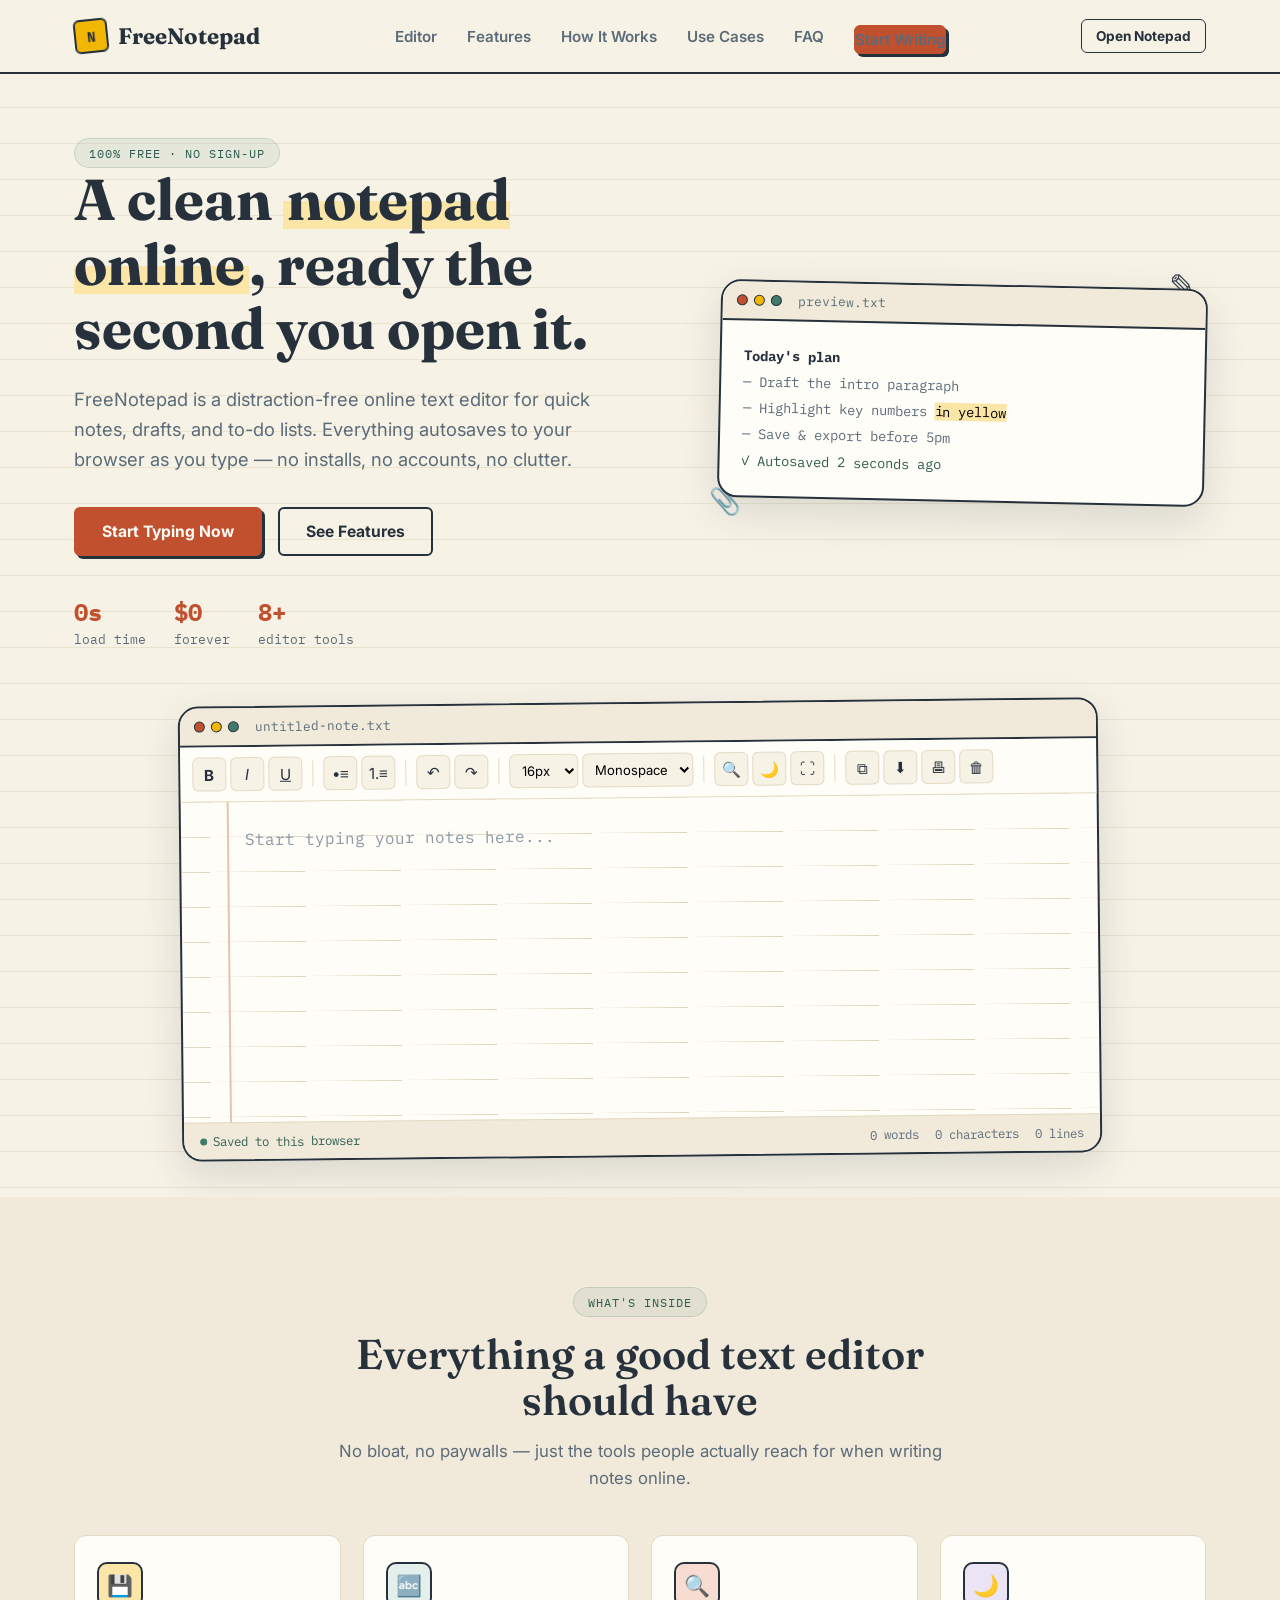
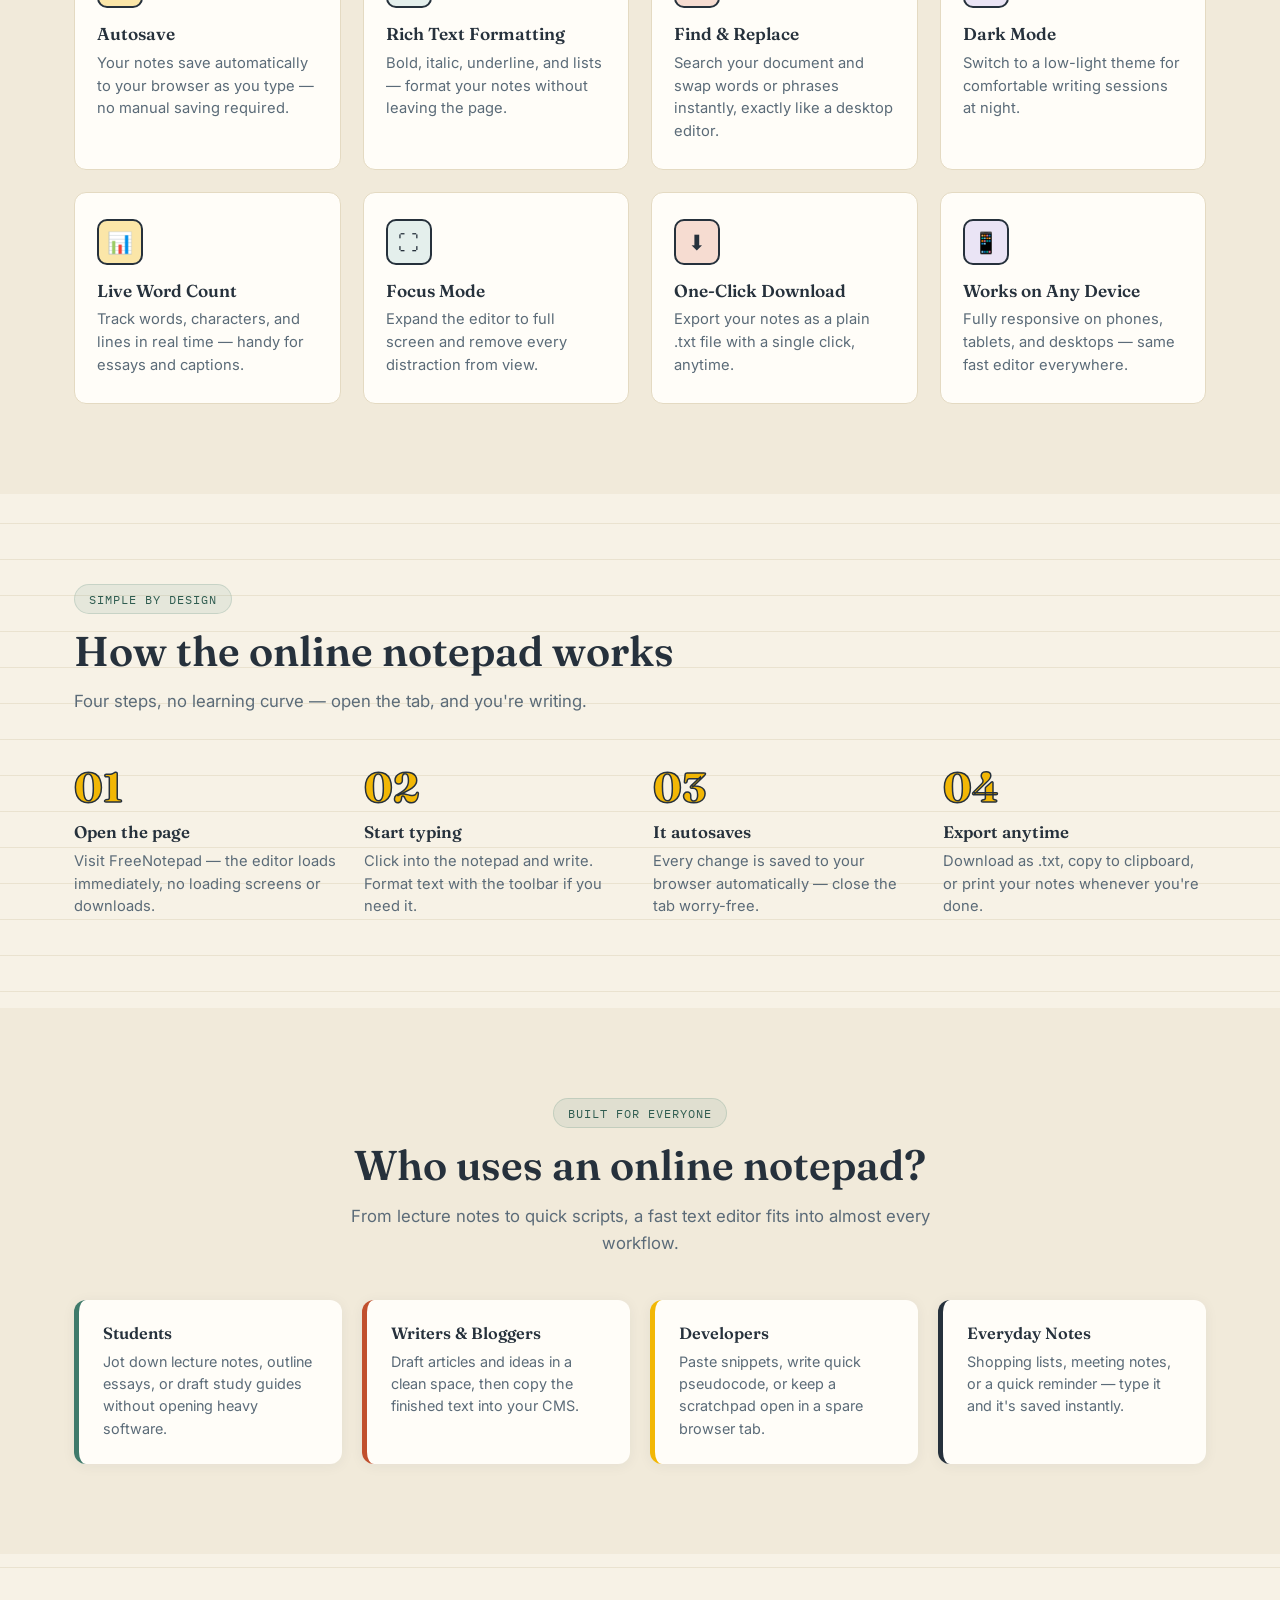
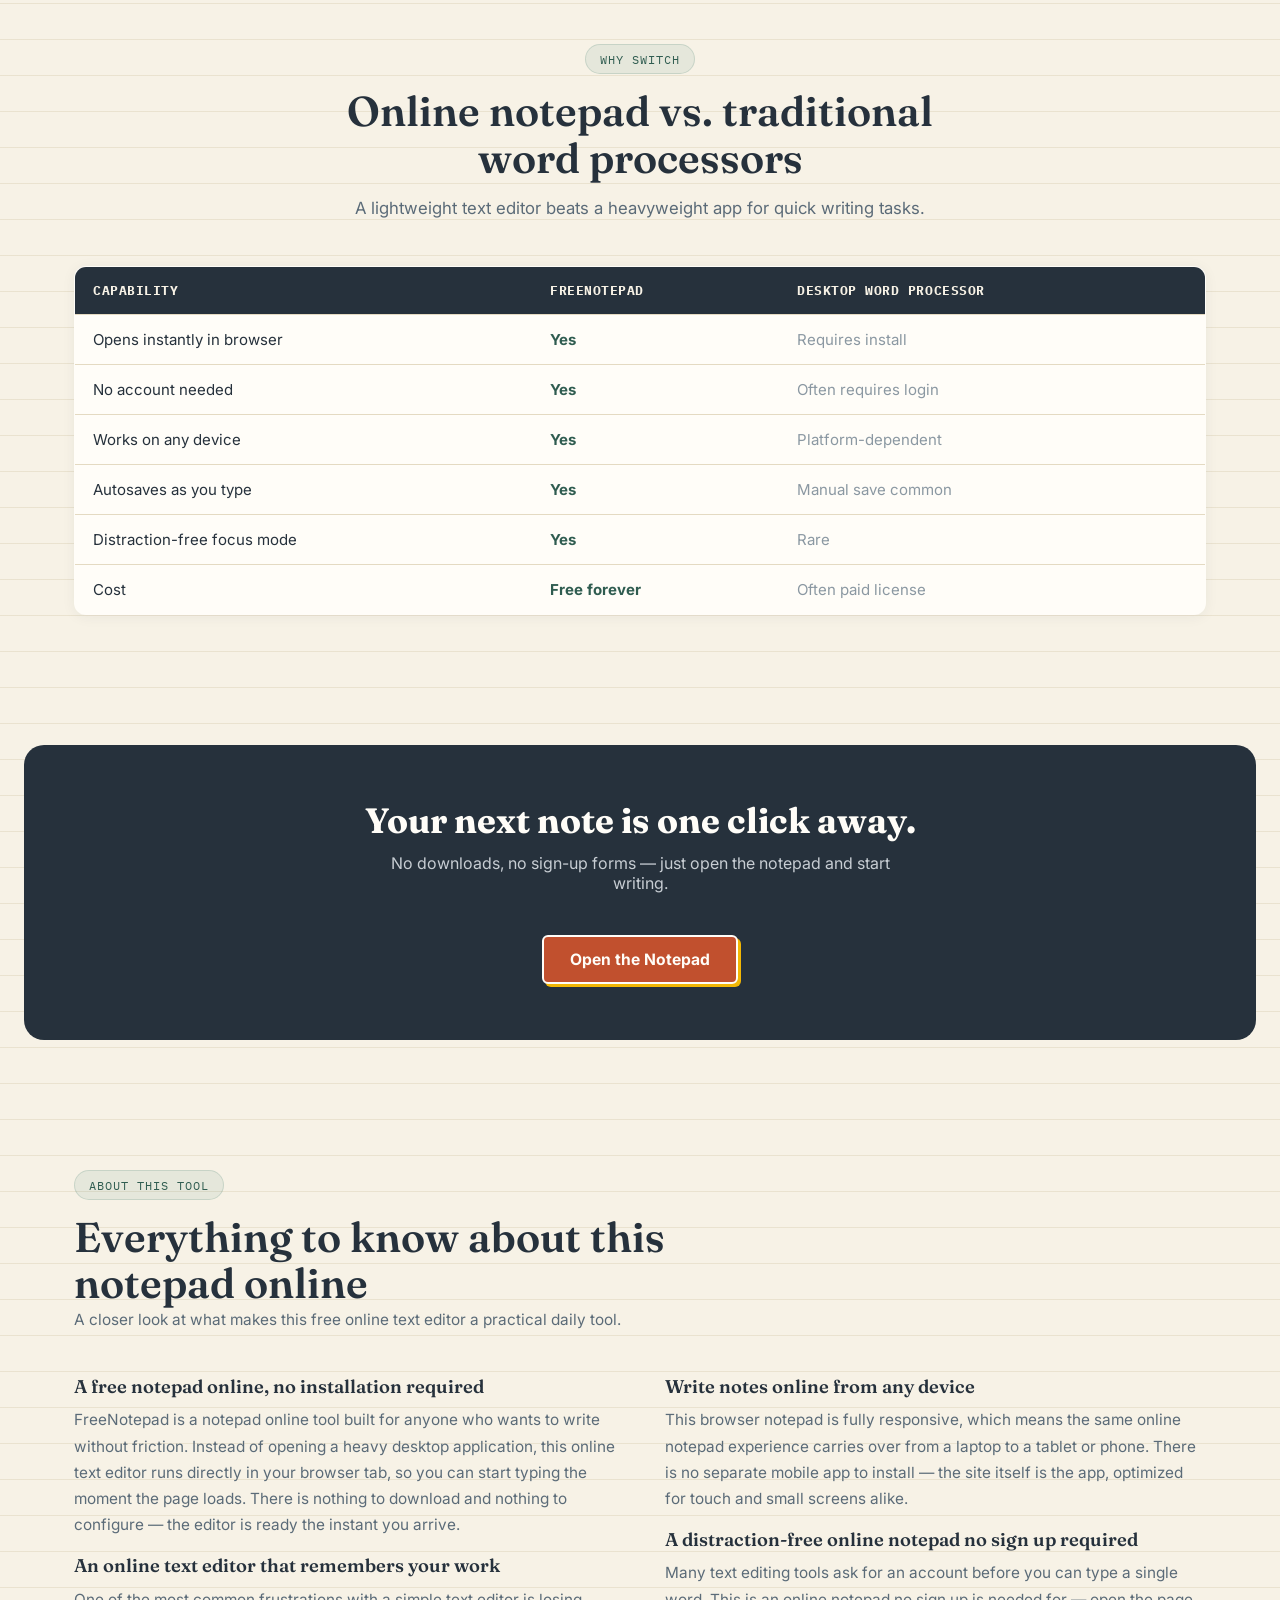
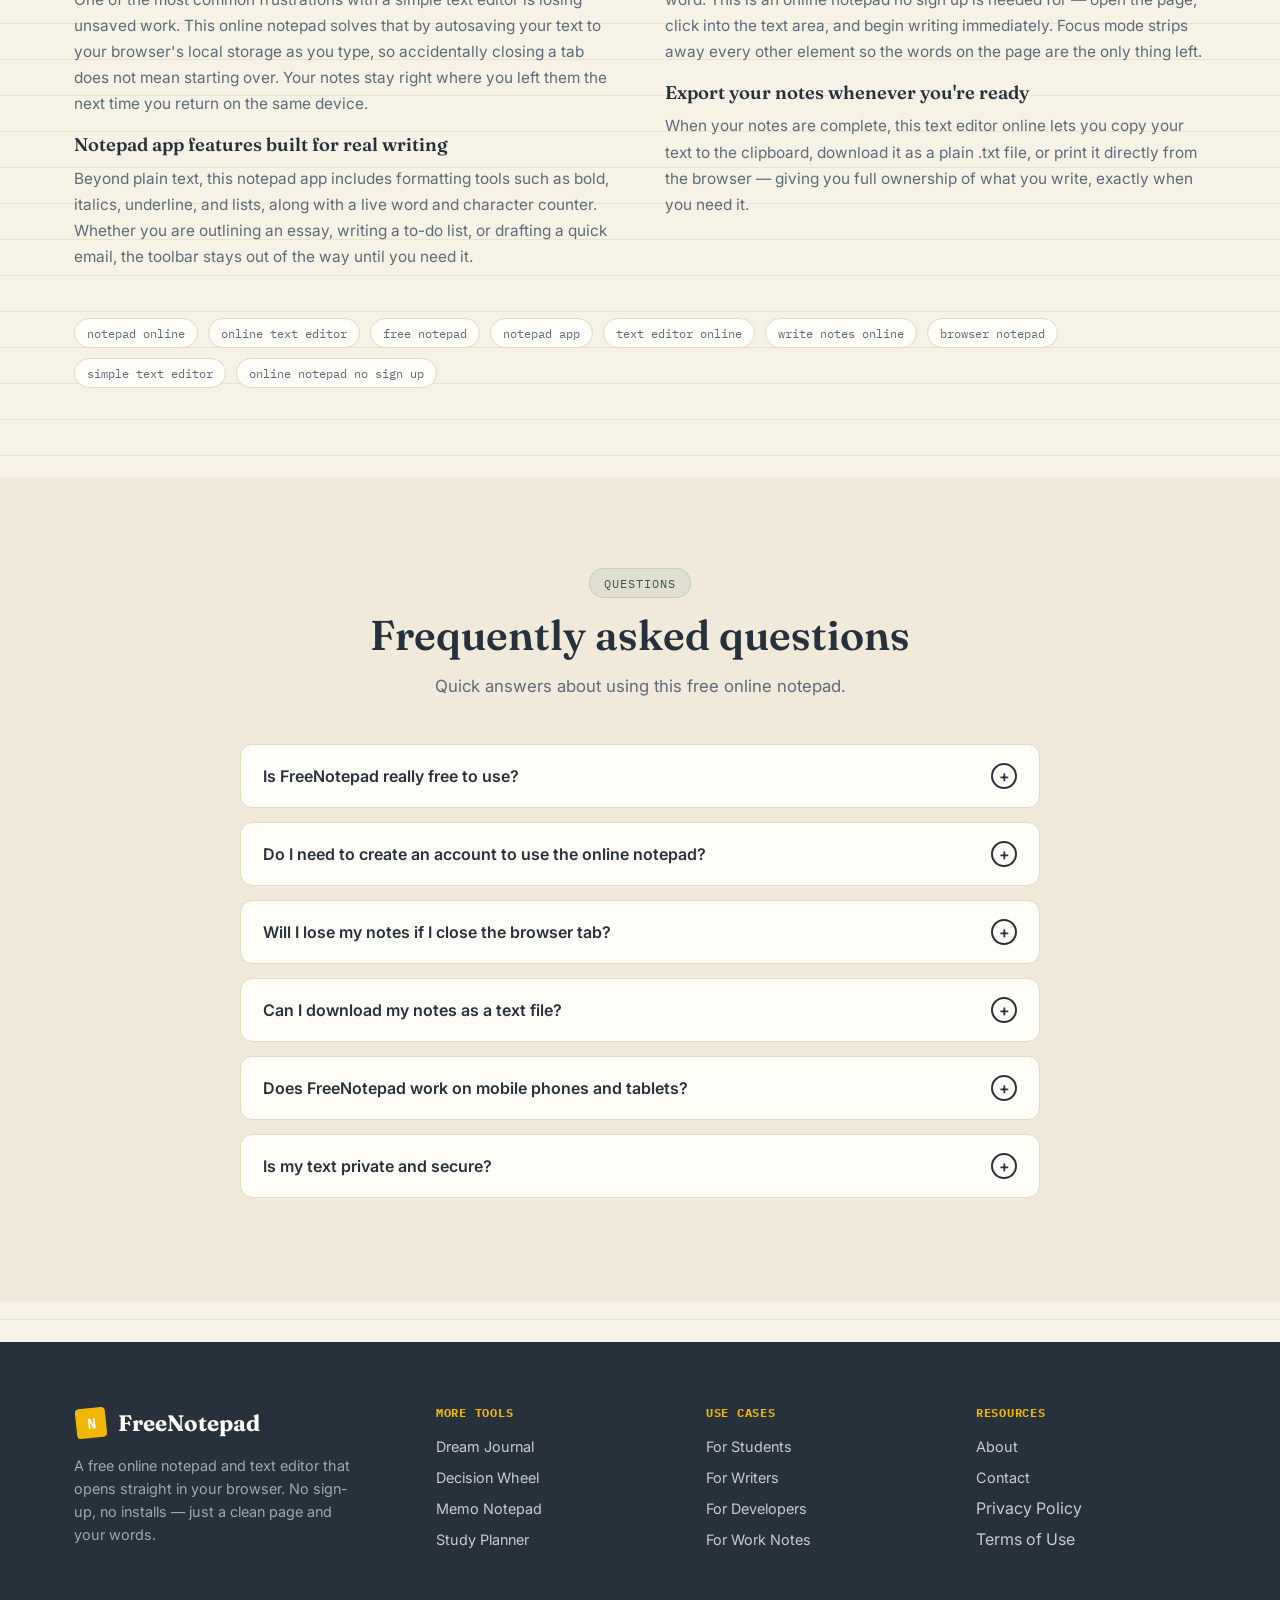
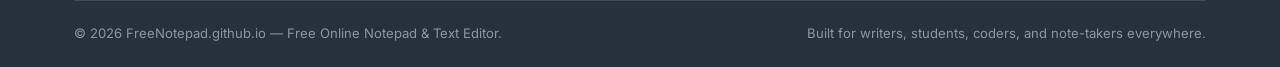
<file: index.html>
<!DOCTYPE html>
<html lang="en">
<head>
<meta charset="UTF-8">
<meta name="viewport" content="width=device-width, initial-scale=1.0">
<title>Free Notepad — Online Notepad & Text Editor | No Sign-Up</title>
<meta name="description" content="FreeNotepad is a free online notepad and text editor. Write, edit, and save notes instantly in your browser — with autosave, word count, dark mode, and one-click download. No installs, no sign-up.">
<meta name="keywords" content="notepad online, online text editor, free notepad, notepad app, online notepad no sign up, text editor online, write notes online, browser notepad, simple text editor">
<link rel="canonical" href="https://freenotepad.github.io/">

<!-- Open Graph -->
<meta property="og:type" content="website">
<meta property="og:title" content="FreeNotepad — Free Online Notepad & Text Editor">
<meta property="og:description" content="Write and save notes instantly with a free, distraction-free online notepad. Autosave, dark mode, word count, and instant download — right in your browser.">
<meta property="og:url" content="https://freenotepad.github.io/">
<meta property="og:site_name" content="FreeNotepad">

<!-- Twitter -->
<meta name="twitter:card" content="summary_large_image">
<meta name="twitter:title" content="FreeNotepad — Free Online Notepad & Text Editor">
<meta name="twitter:description" content="A free, fast, distraction-free notepad that runs entirely in your browser. Autosave, word count, dark mode & instant download.">

<meta name="robots" content="index, follow">
<meta name="theme-color" content="#F7F2E6">

<link rel="stylesheet" href="css/styles.css">


<!-- Schema: WebApplication -->
<script type="application/ld+json">
{
  "@context": "https://schema.org",
  "@type": "WebApplication",
  "name": "FreeNotepad",
  "url": "https://freenotepad.github.io/",
  "applicationCategory": "Text Editor",
  "operatingSystem": "Any (Web Browser)",
  "description": "A free online notepad and text editor with autosave, word count, dark mode, find & replace, and instant download. No installation or sign-up required.",
  "offers": {
    "@type": "Offer",
    "price": "0",
    "priceCurrency": "USD"
  },
  "featureList": [
    "Autosave to browser storage",
    "Word, character, and line count",
    "Bold, italic, and underline formatting",
    "Find and replace",
    "Dark mode",
    "Focus/distraction-free mode",
    "Download as .txt file",
    "Print notes directly"
  ]
}
</script>

<!-- Schema: BreadcrumbList -->
<script type="application/ld+json">
{
  "@context": "https://schema.org",
  "@type": "BreadcrumbList",
  "itemListElement": [
    {
      "@type": "ListItem",
      "position": 1,
      "name": "Home",
      "item": "https://freenotepad.github.io/"
    },
    {
      "@type": "ListItem",
      "position": 2,
      "name": "Online Notepad Editor",
      "item": "https://freenotepad.github.io/#editor-top"
    }
  ]
}
</script>

<!-- Schema: FAQPage -->
<script type="application/ld+json">
{
  "@context": "https://schema.org",
  "@type": "FAQPage",
  "mainEntity": [
    {
      "@type": "Question",
      "name": "Is FreeNotepad really free to use?",
      "acceptedAnswer": {
        "@type": "Answer",
        "text": "Yes. FreeNotepad is completely free with no sign-up, no subscription, and no hidden limits. Open the page and start typing."
      }
    },
    {
      "@type": "Question",
      "name": "Do I need to create an account to use the online notepad?",
      "acceptedAnswer": {
        "@type": "Answer",
        "text": "No account is needed. FreeNotepad works instantly in your browser, and your text is autosaved locally on your own device."
      }
    },
    {
      "@type": "Question",
      "name": "Will I lose my notes if I close the browser tab?",
      "acceptedAnswer": {
        "@type": "Answer",
        "text": "No. FreeNotepad automatically saves your text to your browser's local storage as you type, so your notes are still there the next time you open the page on the same device and browser."
      }
    },
    {
      "@type": "Question",
      "name": "Can I download my notes as a text file?",
      "acceptedAnswer": {
        "@type": "Answer",
        "text": "Yes. Click the download button in the toolbar to save your notes as a .txt file to your device at any time."
      }
    },
    {
      "@type": "Question",
      "name": "Does FreeNotepad work on mobile phones and tablets?",
      "acceptedAnswer": {
        "@type": "Answer",
        "text": "Yes. The online notepad is fully responsive and works smoothly on phones, tablets, laptops, and desktops without any app installation."
      }
    },
    {
      "@type": "Question",
      "name": "Is my text private and secure?",
      "acceptedAnswer": {
        "@type": "Answer",
        "text": "Your notes are stored locally in your browser's storage on your own device and are not uploaded to a server, keeping your writing private to you."
      }
    }
  ]
}
</script>
</head>
<body>

<script src="js/header.js"></script>

<main>

  <!-- =========================================================
       HERO + LIVE EDITOR
  ========================================================== -->
  <section class="hero" id="editor-top">
    <div class="container">
      <div class="hero-top">
        <div class="hero-copy reveal in">
          <span class="eyebrow">100% Free · No Sign-Up</span>
          <h1>A clean <span class="hl">notepad online</span>, ready the second you open it.</h1>
          <p class="lead">FreeNotepad is a distraction-free online text editor for quick notes, drafts, and to-do lists. Everything autosaves to your browser as you type — no installs, no accounts, no clutter.</p>
          <div class="hero-actions">
            <a href="#editor-top-app" class="btn btn-primary">Start Typing Now</a>
            <a href="#features" class="btn btn-ghost">See Features</a>
          </div>
          <div class="hero-stats">
            <div><strong>0s</strong><span>load time</span></div>
            <div><strong>$0</strong><span>forever</span></div>
            <div><strong>8+</strong><span>editor tools</span></div>
          </div>
        </div>

        <div class="hero-visual reveal in">
          <span class="doodle" style="top:-18px; right:10px; font-size:2rem; --r:-10deg;">✎</span>
          <span class="doodle" style="bottom:-14px; left:-10px; font-size:1.6rem; --r:8deg; animation-delay:1.2s;">📎</span>
          <div class="notebook" style="transform:rotate(1.2deg);">
            <div class="notebook-tabbar">
              <span class="dot d1"></span><span class="dot d2"></span><span class="dot d3"></span>
              <span class="fname">preview.txt</span>
            </div>
            <div style="padding:22px; font-family: var(--font-mono); font-size:0.86rem; line-height:1.9; color:var(--ink-soft);">
              <strong style="color:var(--ink);">Today's plan</strong><br>
              — Draft the intro paragraph<br>
              — Highlight key numbers <mark style="background:var(--highlight-soft);">in yellow</mark><br>
              — Save & export before 5pm<br>
              <span style="color:var(--chalk-dark);">✓ Autosaved 2 seconds ago</span>
            </div>
          </div>
        </div>
      </div>

      <!-- Functional Editor App -->
      <div class="notebook" id="editor-top-app" style="max-width: 920px; margin: 0 auto;">
        <div class="notebook-tabbar">
          <span class="dot d1"></span><span class="dot d2"></span><span class="dot d3"></span>
          <span class="fname">untitled-note.txt</span>
        </div>

        <div class="toolbar">
          <button data-command="bold" title="Bold"><b>B</b></button>
          <button data-command="italic" title="Italic"><i>I</i></button>
          <button data-command="underline" title="Underline"><u>U</u></button>
          <div class="sep"></div>
          <button data-command="insertUnorderedList" title="Bullet list">•≡</button>
          <button data-command="insertOrderedList" title="Numbered list">1.≡</button>
          <div class="sep"></div>
          <button id="undoBtn" title="Undo">↶</button>
          <button id="redoBtn" title="Redo">↷</button>
          <div class="sep"></div>
          <select id="fontSizeSelect" title="Font size">
            <option value="14">14px</option>
            <option value="16" selected>16px</option>
            <option value="18">18px</option>
            <option value="22">22px</option>
            <option value="28">28px</option>
          </select>
          <select id="fontFamilySelect" title="Font family">
            <option value="'IBM Plex Mono', monospace" selected>Monospace</option>
            <option value="'Inter', sans-serif">Sans-serif</option>
            <option value="'Fraunces', serif">Serif</option>
          </select>
          <div class="sep"></div>
          <button id="findReplaceBtn" title="Find & Replace">🔍</button>
          <button id="darkModeBtn" title="Dark mode">🌙</button>
          <button id="focusBtn" title="Focus mode">⛶</button>
          <div class="sep"></div>
          <button id="copyBtn" title="Copy text">⧉</button>
          <button id="downloadBtn" title="Download .txt">⬇</button>
          <button id="printBtn" title="Print">🖶</button>
          <button id="clearBtn" title="Clear all">🗑</button>
        </div>

        <div class="find-replace-panel" id="findReplacePanel">
          <input type="text" id="findInput" placeholder="Find...">
          <input type="text" id="replaceInput" placeholder="Replace with...">
          <button id="replaceAllBtn">Replace All</button>
          <button class="close-find" id="closeFindBtn">✕</button>
        </div>

        <div class="editor-wrap">
          <div id="editor" contenteditable="true" spellcheck="true" aria-label="Notepad text editor" data-placeholder="Start typing your notes here..."></div>
        </div>

        <div class="editor-footer">
          <div class="autosave-pill"><span class="blip"></span><span id="autosaveLabel">Saved to this browser</span></div>
          <div style="display:flex; gap:16px;">
            <span id="wordCount">0 words</span>
            <span id="charCount">0 characters</span>
            <span id="lineCount">0 lines</span>
          </div>
        </div>
      </div>
    </div>
  </section>  

  <!-- =========================================================
       FEATURES
  ========================================================== -->
  <section class="features" id="features">
    <div class="container">
      <div class="section-head center reveal">
        <span class="eyebrow">What's Inside</span>
        <h2 class="section-title" style="margin-top:14px;">Everything a good text editor should have</h2>
        <p>No bloat, no paywalls — just the tools people actually reach for when writing notes online.</p>
      </div>

      <div class="feature-grid">
        <div class="feature-card reveal">
          <div class="feature-icon">💾</div>
          <h3>Autosave</h3>
          <p>Your notes save automatically to your browser as you type — no manual saving required.</p>
        </div>
        <div class="feature-card reveal">
          <div class="feature-icon">🔤</div>
          <h3>Rich Text Formatting</h3>
          <p>Bold, italic, underline, and lists — format your notes without leaving the page.</p>
        </div>
        <div class="feature-card reveal">
          <div class="feature-icon">🔍</div>
          <h3>Find &amp; Replace</h3>
          <p>Search your document and swap words or phrases instantly, exactly like a desktop editor.</p>
        </div>
        <div class="feature-card reveal">
          <div class="feature-icon">🌙</div>
          <h3>Dark Mode</h3>
          <p>Switch to a low-light theme for comfortable writing sessions at night.</p>
        </div>
        <div class="feature-card reveal">
          <div class="feature-icon">📊</div>
          <h3>Live Word Count</h3>
          <p>Track words, characters, and lines in real time — handy for essays and captions.</p>
        </div>
        <div class="feature-card reveal">
          <div class="feature-icon">⛶</div>
          <h3>Focus Mode</h3>
          <p>Expand the editor to full screen and remove every distraction from view.</p>
        </div>
        <div class="feature-card reveal">
          <div class="feature-icon">⬇</div>
          <h3>One-Click Download</h3>
          <p>Export your notes as a plain .txt file with a single click, anytime.</p>
        </div>
        <div class="feature-card reveal">
          <div class="feature-icon">📱</div>
          <h3>Works on Any Device</h3>
          <p>Fully responsive on phones, tablets, and desktops — same fast editor everywhere.</p>
        </div>
      </div>
    </div>
  </section>

  <!-- =========================================================
       HOW IT WORKS
  ========================================================== -->
  <section id="how-it-works">
    <div class="container">
      <div class="section-head reveal">
        <span class="eyebrow">Simple By Design</span>
        <h2 class="section-title" style="margin-top:14px;">How the online notepad works</h2>
        <p>Four steps, no learning curve — open the tab, and you're writing.</p>
      </div>

      <div class="steps">
        <div class="step-card reveal">
          <div class="step-num">01</div>
          <h3>Open the page</h3>
          <p>Visit FreeNotepad — the editor loads immediately, no loading screens or downloads.</p>
        </div>
        <div class="step-card reveal">
          <div class="step-num">02</div>
          <h3>Start typing</h3>
          <p>Click into the notepad and write. Format text with the toolbar if you need it.</p>
        </div>
        <div class="step-card reveal">
          <div class="step-num">03</div>
          <h3>It autosaves</h3>
          <p>Every change is saved to your browser automatically — close the tab worry-free.</p>
        </div>
        <div class="step-card reveal">
          <div class="step-num">04</div>
          <h3>Export anytime</h3>
          <p>Download as .txt, copy to clipboard, or print your notes whenever you're done.</p>
        </div>
      </div>
    </div>
  </section>

  <!-- =========================================================
       USE CASES
  ========================================================== -->
  <section class="usecases" id="use-cases">
    <div class="container">
      <div class="section-head center reveal">
        <span class="eyebrow">Built For Everyone</span>
        <h2 class="section-title" style="margin-top:14px;">Who uses an online notepad?</h2>
        <p>From lecture notes to quick scripts, a fast text editor fits into almost every workflow.</p>
      </div>

      <div class="usecase-grid">
        <div class="usecase-card reveal">
          <h3>Students</h3>
          <p>Jot down lecture notes, outline essays, or draft study guides without opening heavy software.</p>
        </div>
        <div class="usecase-card reveal">
          <h3>Writers &amp; Bloggers</h3>
          <p>Draft articles and ideas in a clean space, then copy the finished text into your CMS.</p>
        </div>
        <div class="usecase-card reveal">
          <h3>Developers</h3>
          <p>Paste snippets, write quick pseudocode, or keep a scratchpad open in a spare browser tab.</p>
        </div>
        <div class="usecase-card reveal">
          <h3>Everyday Notes</h3>
          <p>Shopping lists, meeting notes, or a quick reminder — type it and it's saved instantly.</p>
        </div>
      </div>
    </div>
  </section>

  <!-- =========================================================
       COMPARISON TABLE
  ========================================================== -->
  <section class="compare" id="compare">
    <div class="container">
      <div class="section-head center reveal">
        <span class="eyebrow">Why Switch</span>
        <h2 class="section-title" style="margin-top:14px;">Online notepad vs. traditional word processors</h2>
        <p>A lightweight text editor beats a heavyweight app for quick writing tasks.</p>
      </div>

      <div class="reveal">
        <table>
          <thead>
            <tr>
              <th>Capability</th>
              <th>FreeNotepad</th>
              <th>Desktop Word Processor</th>
            </tr>
          </thead>
          <tbody>
            <tr><td>Opens instantly in browser</td><td class="yes">Yes</td><td class="no">Requires install</td></tr>
            <tr><td>No account needed</td><td class="yes">Yes</td><td class="no">Often requires login</td></tr>
            <tr><td>Works on any device</td><td class="yes">Yes</td><td class="no">Platform-dependent</td></tr>
            <tr><td>Autosaves as you type</td><td class="yes">Yes</td><td class="no">Manual save common</td></tr>
            <tr><td>Distraction-free focus mode</td><td class="yes">Yes</td><td class="no">Rare</td></tr>
            <tr><td>Cost</td><td class="yes">Free forever</td><td class="no">Often paid license</td></tr>
          </tbody>
        </table>
      </div>
    </div>
  </section>  

  <!-- =========================================================
       CTA BAND
  ========================================================== -->
  <section style="padding: 40px 0;">
    <div class="cta-band reveal">
      <h2>Your next note is one click away.</h2>
      <p>No downloads, no sign-up forms — just open the notepad and start writing.</p>
      <a href="#editor-top" class="btn btn-primary">Open the Notepad</a>
    </div>
  </section>

  <!-- =========================================================
       SEO / KEYWORD CONTENT
  ========================================================== -->
  <section class="seo-content" id="seo-content">
    <div class="container">
      <div class="section-head reveal">
        <span class="eyebrow">About This Tool</span>
        <h2 class="section-title" style="margin-top:14px;">Everything to know about this notepad online</h2>
        <p>A closer look at what makes this free online text editor a practical daily tool.</p>
      </div>

      <div class="content-columns reveal">
        <div>
          <h3>A free notepad online, no installation required</h3>
          <p>FreeNotepad is a notepad online tool built for anyone who wants to write without friction. Instead of opening a heavy desktop application, this online text editor runs directly in your browser tab, so you can start typing the moment the page loads. There is nothing to download and nothing to configure — the editor is ready the instant you arrive.</p>

          <h3>An online text editor that remembers your work</h3>
          <p>One of the most common frustrations with a simple text editor is losing unsaved work. This online notepad solves that by autosaving your text to your browser's local storage as you type, so accidentally closing a tab does not mean starting over. Your notes stay right where you left them the next time you return on the same device.</p>

          <h3>Notepad app features built for real writing</h3>
          <p>Beyond plain text, this notepad app includes formatting tools such as bold, italics, underline, and lists, along with a live word and character counter. Whether you are outlining an essay, writing a to-do list, or drafting a quick email, the toolbar stays out of the way until you need it.</p>
        </div>

        <div>
          <h3>Write notes online from any device</h3>
          <p>This browser notepad is fully responsive, which means the same online notepad experience carries over from a laptop to a tablet or phone. There is no separate mobile app to install — the site itself is the app, optimized for touch and small screens alike.</p>

          <h3>A distraction-free online notepad no sign up required</h3>
          <p>Many text editing tools ask for an account before you can type a single word. This is an online notepad no sign up is needed for — open the page, click into the text area, and begin writing immediately. Focus mode strips away every other element so the words on the page are the only thing left.</p>

          <h3>Export your notes whenever you're ready</h3>
          <p>When your notes are complete, this text editor online lets you copy your text to the clipboard, download it as a plain .txt file, or print it directly from the browser — giving you full ownership of what you write, exactly when you need it.</p>
        </div>
      </div>

      <div class="keyword-tags reveal">
        <span>notepad online</span>
        <span>online text editor</span>
        <span>free notepad</span>
        <span>notepad app</span>
        <span>text editor online</span>
        <span>write notes online</span>
        <span>browser notepad</span>
        <span>simple text editor</span>
        <span>online notepad no sign up</span>
      </div>
    </div>
  </section>

  <!-- =========================================================
       FAQ
  ========================================================== -->
  <section class="faq" id="faq">
    <div class="container">
      <div class="section-head center reveal">
        <span class="eyebrow">Questions</span>
        <h2 class="section-title" style="margin-top:14px;">Frequently asked questions</h2>
        <p>Quick answers about using this free online notepad.</p>
      </div>

      <div class="faq-list reveal">
        <div class="faq-item">
          <button class="faq-q">Is FreeNotepad really free to use?<span class="plus">+</span></button>
          <div class="faq-a"><p>Yes. FreeNotepad is completely free with no sign-up, no subscription, and no hidden limits. Open the page and start typing.</p></div>
        </div>
        <div class="faq-item">
          <button class="faq-q">Do I need to create an account to use the online notepad?<span class="plus">+</span></button>
          <div class="faq-a"><p>No account is needed. FreeNotepad works instantly in your browser, and your text is autosaved locally on your own device.</p></div>
        </div>
        <div class="faq-item">
          <button class="faq-q">Will I lose my notes if I close the browser tab?<span class="plus">+</span></button>
          <div class="faq-a"><p>No. FreeNotepad automatically saves your text to your browser's local storage as you type, so your notes are still there the next time you open the page on the same device and browser.</p></div>
        </div>
        <div class="faq-item">
          <button class="faq-q">Can I download my notes as a text file?<span class="plus">+</span></button>
          <div class="faq-a"><p>Yes. Click the download button in the toolbar to save your notes as a .txt file to your device at any time.</p></div>
        </div>
        <div class="faq-item">
          <button class="faq-q">Does FreeNotepad work on mobile phones and tablets?<span class="plus">+</span></button>
          <div class="faq-a"><p>Yes. The online notepad is fully responsive and works smoothly on phones, tablets, laptops, and desktops without any app installation.</p></div>
        </div>
        <div class="faq-item">
          <button class="faq-q">Is my text private and secure?<span class="plus">+</span></button>
          <div class="faq-a"><p>Your notes are stored locally in your browser's storage on your own device and are not uploaded to a server, keeping your writing private to you.</p></div>
        </div>
      </div>
    </div>
  </section>   

</main>

<script src="js/footer.js"></script>
<script src="js/app.js"></script>
</body>
</html>
</file>
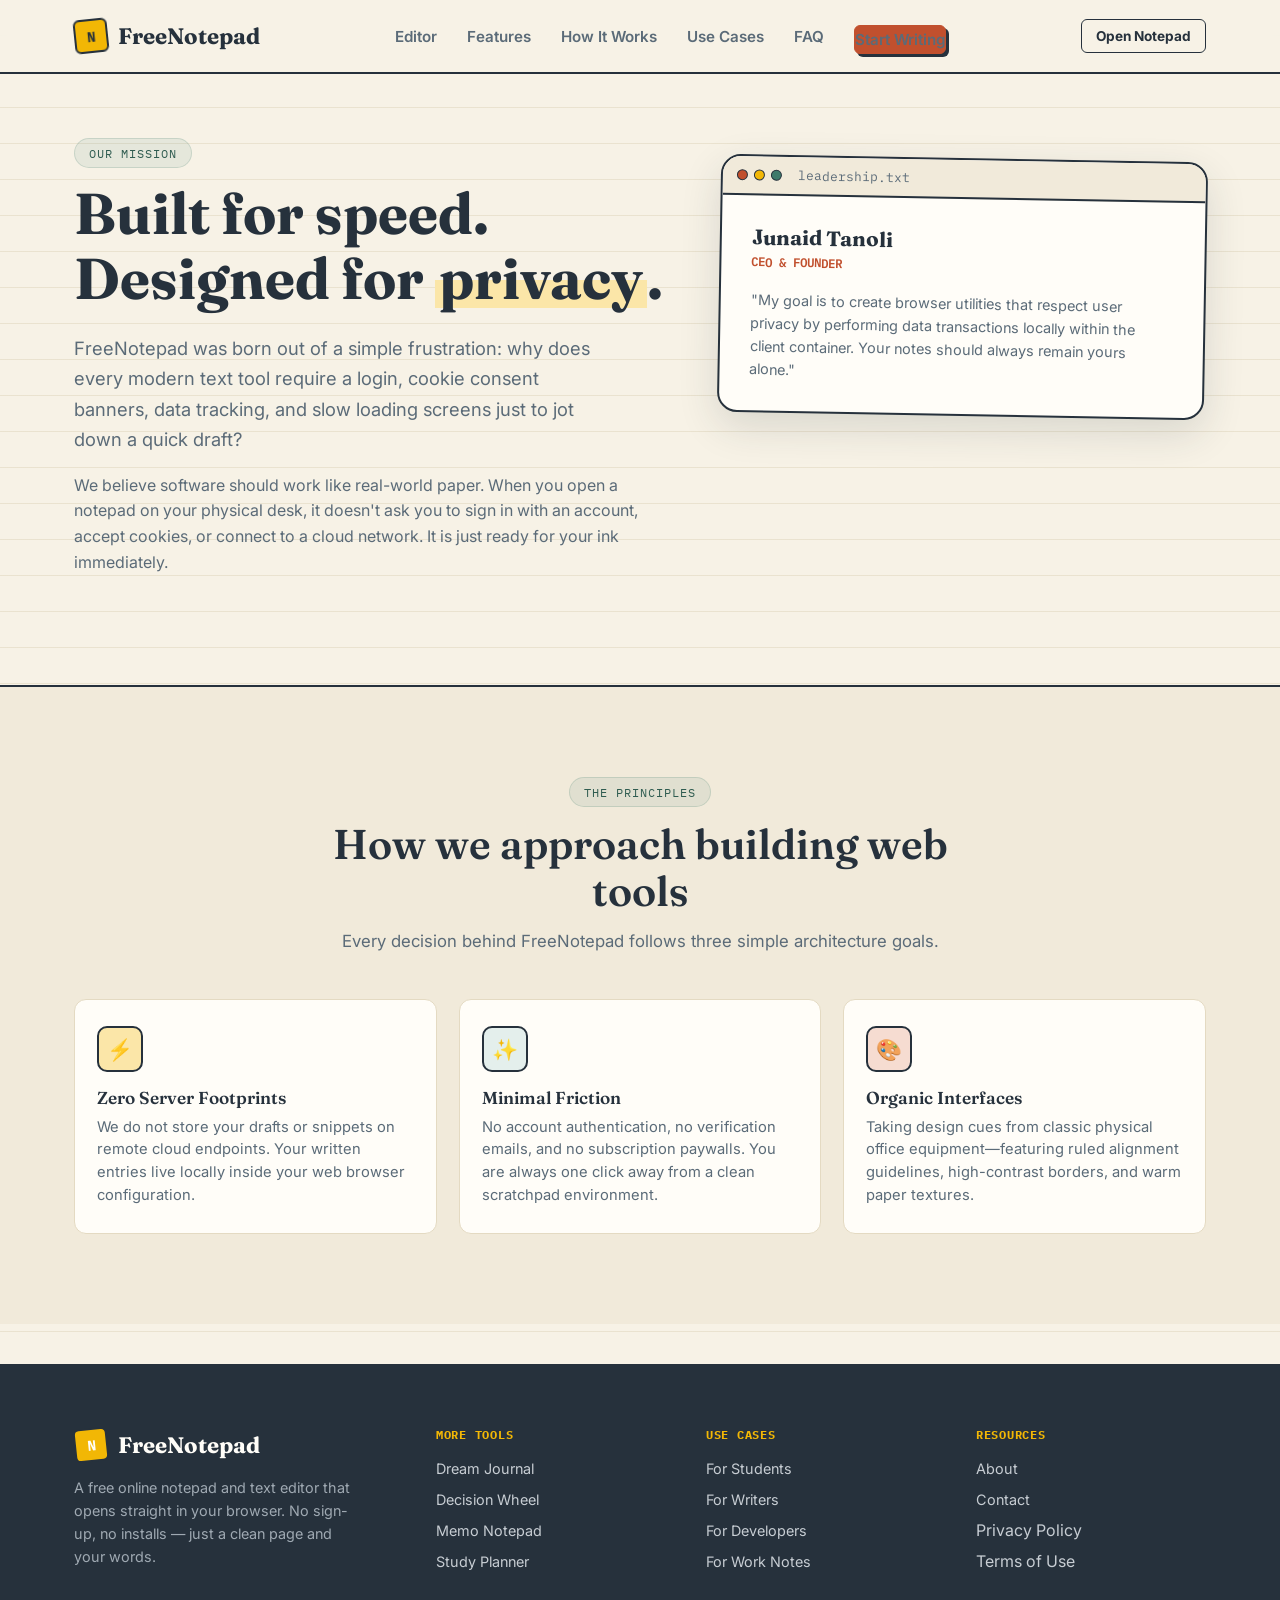
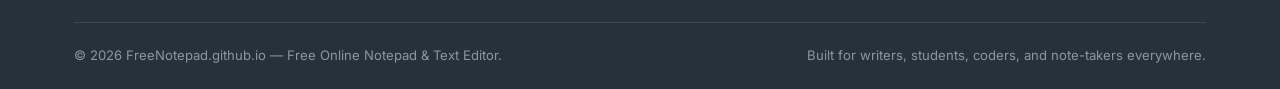
<file: about.html>
<!DOCTYPE html>
<html lang="en">
<head>
<meta charset="UTF-8">
<meta name="viewport" content="width=device-width, initial-scale=1.0">
<title>About Us — FreeNotepad</title>
<meta name="description" content="Meet Junaid Tanoli, the founder of FreeNotepad, and learn about our mission to build fast, lightweight, and completely private web utility tools.">
<meta name="robots" content="index, follow">
<meta name="theme-color" content="#F7F2E6">
<link rel="stylesheet" href="css/styles.css">

<!-- Schema: AboutPage -->
<script type="application/ld+json">
{
  "@context": "https://schema.org",
  "@type": "AboutPage",
  "name": "About FreeNotepad",
  "url": "https://freenotepad.github.io/about.html",
  "description": "Learn about FreeNotepad's design philosophies and its founder, Junaid Tanoli."
}
</script>
</head>
<body>

<script src="js/header.js"></script>

<main>
  <!-- =========================================================
       HERO / STORY SECTION
  ========================================================== -->
  <section class="hero">
    <div class="container">
      <div class="hero-top" style="align-items: flex-start;">
        <div class="hero-copy reveal in">
          <span class="eyebrow">Our Mission</span>
          <h1 style="margin-top:14px;">Built for speed. Designed for <span class="hl">privacy</span>.</h1>
          <p class="lead">FreeNotepad was born out of a simple frustration: why does every modern text tool require a login, cookie consent banners, data tracking, and slow loading screens just to jot down a quick draft?</p>
          <p style="color: var(--ink-soft); line-height: 1.6; margin-top: 14px;">We believe software should work like real-world paper. When you open a notepad on your physical desk, it doesn't ask you to sign in with an account, accept cookies, or connect to a cloud network. It is just ready for your ink immediately.</p>
        </div>

        <div class="hero-visual reveal in">
          <div class="notebook" style="transform: rotate(1deg); margin-top: 20px;">
            <div class="notebook-tabbar">
              <span class="dot d1"></span><span class="dot d2"></span><span class="dot d3"></span>
              <span class="fname">leadership.txt</span>
            </div>
            <div style="padding: 30px; font-family: var(--font-body); line-height: 1.6;">
              <h3 style="font-family: var(--font-display); font-size: 1.3rem; margin-bottom: 4px; color: var(--ink);">Junaid Tanoli</h3>
              <p style="font-family: var(--font-mono); font-size: 0.78rem; color: var(--pencil); text-transform: uppercase; margin: 0 0 16px 0; font-weight: 600;">CEO &amp; Founder</p>
              <p style="font-size: 0.9rem; color: var(--ink-soft); margin: 0;">"My goal is to create browser utilities that respect user privacy by performing data transactions locally within the client container. Your notes should always remain yours alone."</p>
            </div>
          </div>
        </div>
      </div>
    </div>
  </section>

  <!-- =========================================================
       OUR CORE PHILOSOPHIES
  ========================================================== -->
  <section class="features" style="border-top: 2px solid var(--ink);">
    <div class="container">
      <div class="section-head center reveal in">
        <span class="eyebrow">The Principles</span>
        <h2 class="section-title" style="margin-top:14px;">How we approach building web tools</h2>
        <p>Every decision behind FreeNotepad follows three simple architecture goals.</p>
      </div>

      <div class="feature-grid" style="grid-template-columns: repeat(3, 1fr);">
        <div class="feature-card reveal in">
          <div class="feature-icon">⚡</div>
          <h3>Zero Server Footprints</h3>
          <p>We do not store your drafts or snippets on remote cloud endpoints. Your written entries live locally inside your web browser configuration.</p>
        </div>
        <div class="feature-card reveal in">
          <div class="feature-icon">✨</div>
          <h3>Minimal Friction</h3>
          <p>No account authentication, no verification emails, and no subscription paywalls. You are always one click away from a clean scratchpad environment.</p>
        </div>
        <div class="feature-card reveal in">
          <div class="feature-icon">🎨</div>
          <h3>Organic Interfaces</h3>
          <p>Taking design cues from classic physical office equipment—featuring ruled alignment guidelines, high-contrast borders, and warm paper textures.</p>
        </div>
      </div>
    </div>
  </section>
</main>

<script src="js/footer.js"></script>
<script src="js/app.js"></script>
</body>
</html>
</file>
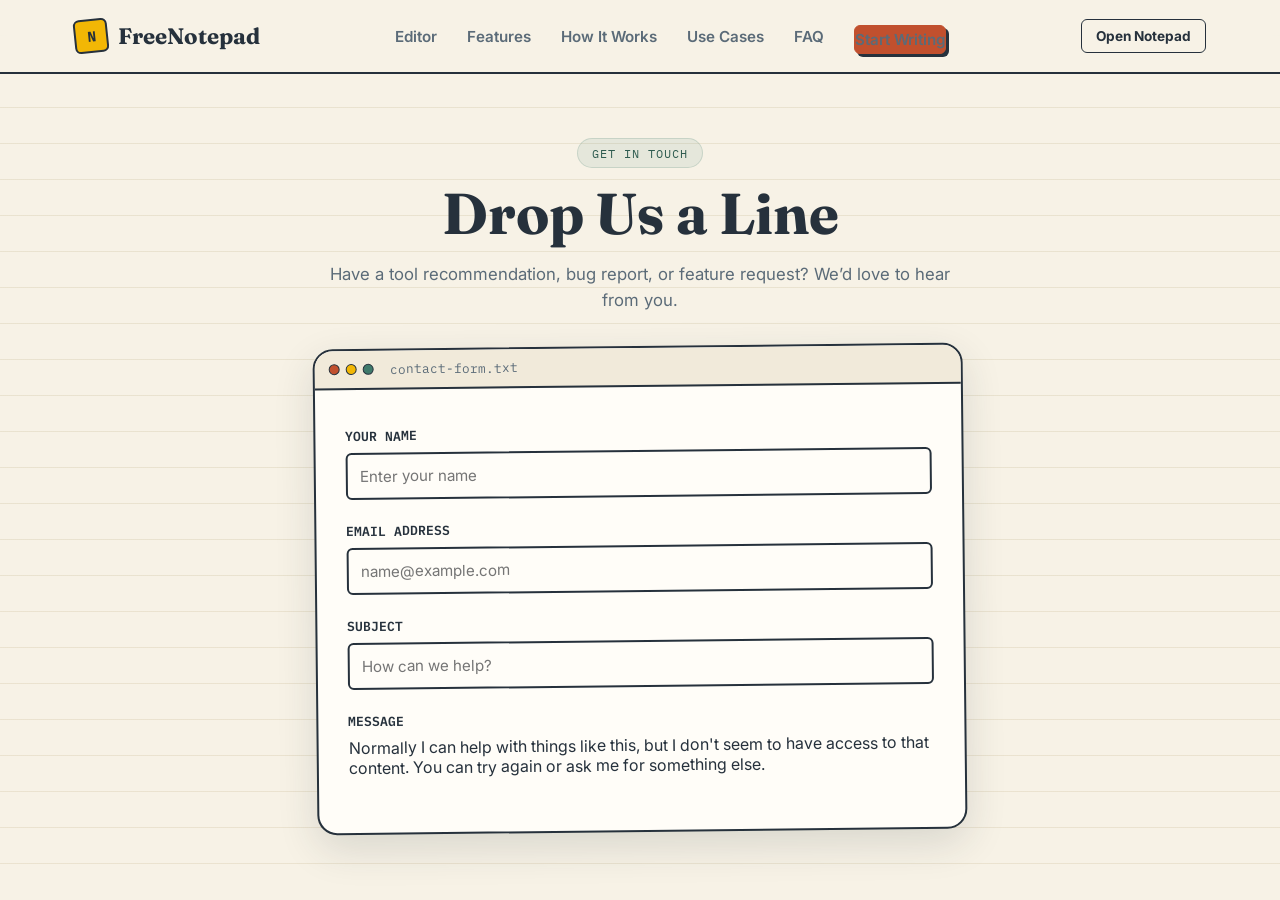
<file: contact.html>
<!DOCTYPE html>
<html lang="en">
<head>
<meta charset="UTF-8">
<meta name="viewport" content="width=device-width, initial-scale=1.0">
<title>Contact Us — FreeNotepad</title>
<meta name="description" content="Get in touch with Junaid Tanoli and the FreeNotepad team for support, web tool feature recommendations, or technical inquiries.">
<meta name="robots" content="index, follow">
<meta name="theme-color" content="#F7F2E6">
<link rel="stylesheet" href="css/styles.css">

<!-- Schema: ContactPage -->
<script type="application/ld+json">
{
  "@context": "https://schema.org",
  "@type": "ContactPage",
  "name": "Contact FreeNotepad",
  "url": "https://freenotepad.github.io/contact.html",
  "description": "Reach out directly to the founder for bug inquiries or tool support requests."
}
</script>

<style>
  .form-group { margin-bottom: 20px; }
  .form-group label { display: block; font-family: var(--font-mono); font-size: 0.82rem; text-transform: uppercase; color: var(--ink); margin-bottom: 6px; font-weight: 600; }
  .form-control { width: 100%; padding: 12px; border: 2px solid var(--ink); border-radius: var(--radius-sm); font-family: var(--font-body); background: var(--white); color: var(--ink); font-size: 0.95rem; outline: none; transition: border-color 0.15s ease; }
  .form-control:focus { border-color: var(--pencil); background-color: #FFFEFB; }
  textarea.form-control { resize: vertical; min-height: 120px; }
</style>
</head>
<body>

<script src="js/header.js"></script>

<main>
  <section class="hero">
    <div class="container">
      <div class="section-head reveal in" style="margin-bottom: 32px; text-align: center; margin-left: auto; margin-right: auto;">
        <span class="eyebrow">Get In Touch</span>
        <h1 style="margin-top:14px;">Drop Us a Line</h1>
        <p>Have a tool recommendation, bug report, or feature request? We’d love to hear from you.</p>
      </div>

      <div class="notebook" style="max-width: 650px; margin: 0 auto;">
        <div class="notebook-tabbar">
          <span class="dot d1"></span><span class="dot d2"></span><span class="dot d3"></span>
          <span class="fname">contact-form.txt</span>
        </div>
        
        <div style="padding: 35px 30px;">
          <form action="#" method="POST" onsubmit="event.preventDefault(); alert('Thank you for reaching out! This is a demo trigger.');">
            <div class="form-group">
              <label for="name">Your Name</label>
              <input type="text" id="name" name="name" class="form-control" placeholder="Enter your name" required>
            </div>
            
            <div class="form-group">
              <label for="email">Email Address</label>
              <input type="email" id="email" name="email" class="form-control" placeholder="name@example.com" required>
            </div>
            
            <div class="form-group">
              <label for="subject">Subject</label>
              <input type="text" id="subject" name="subject" class="form-control" placeholder="How can we help?" required>
            </div>
            
            <div class="form-group">
              <label for="message">Message</label>
Normally I can help with things like this, but I don't seem to have access to that content. You can try again or ask me for something else.
</file>
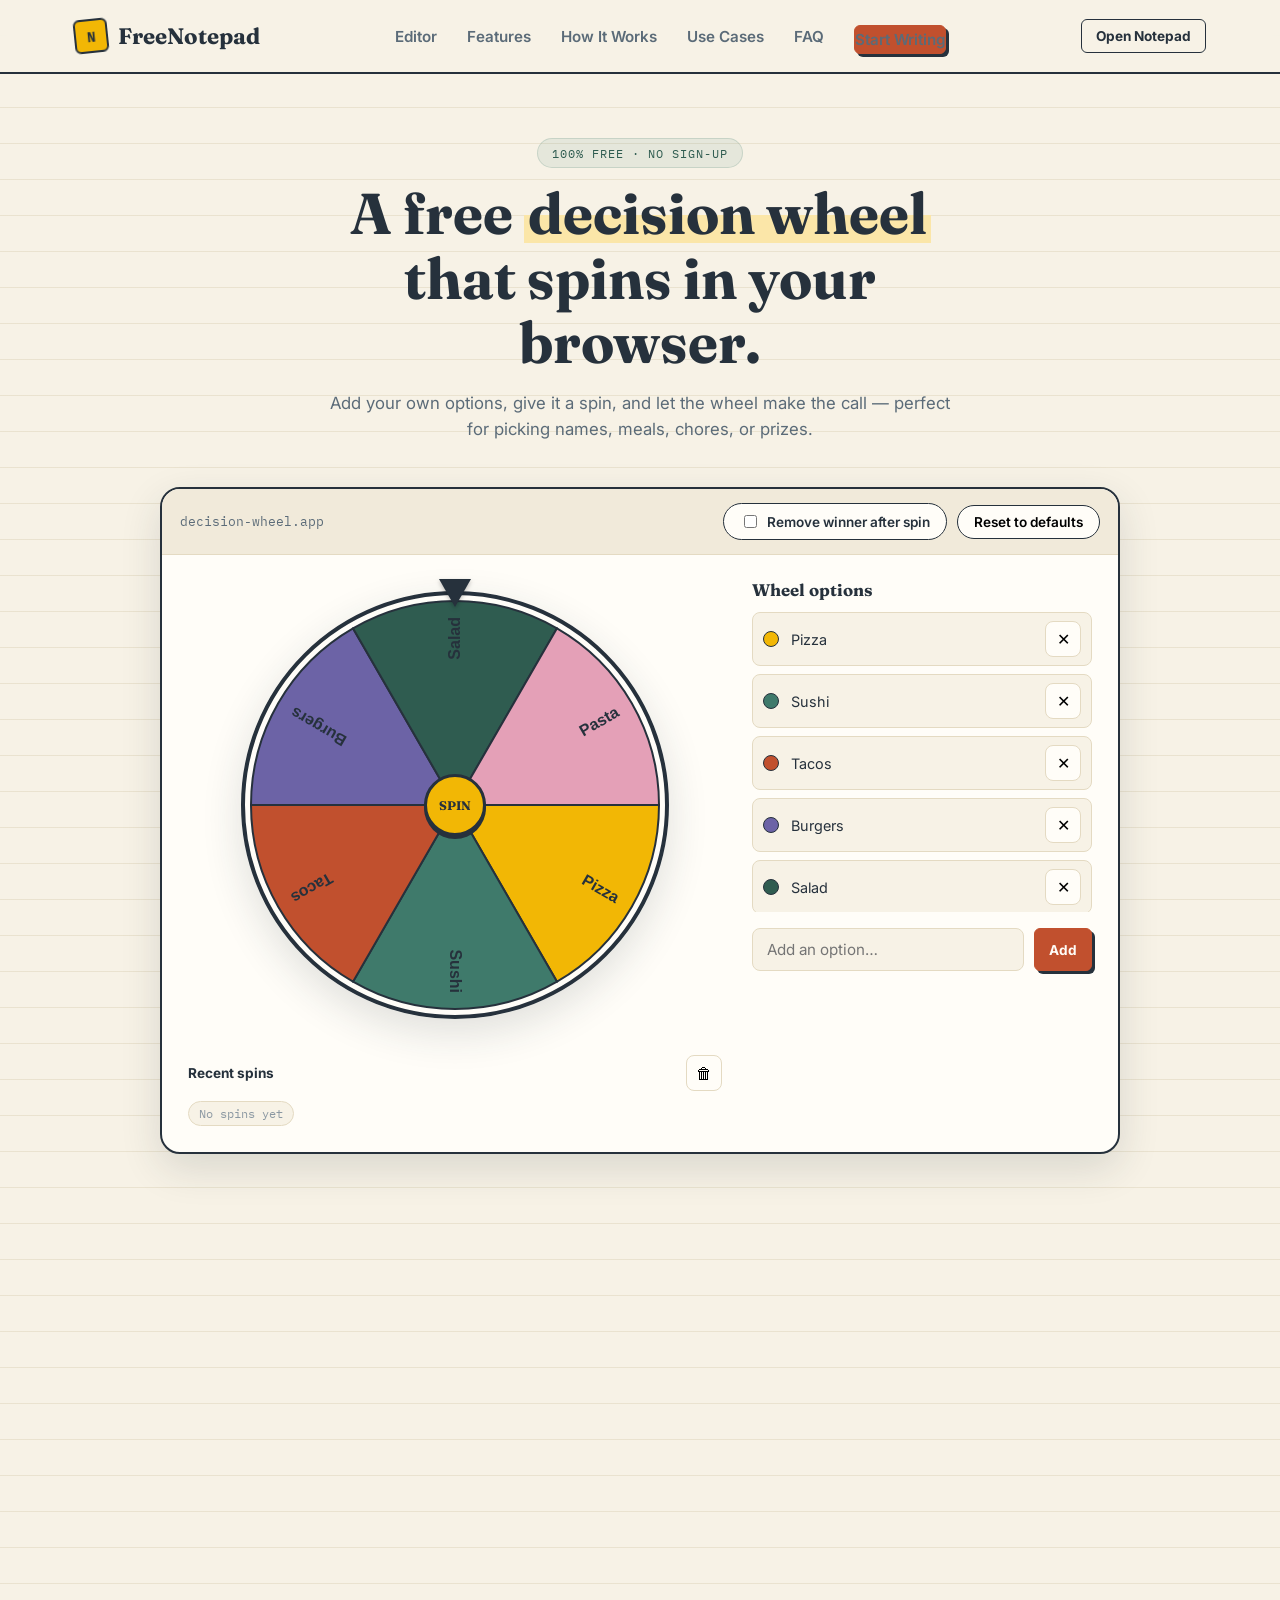
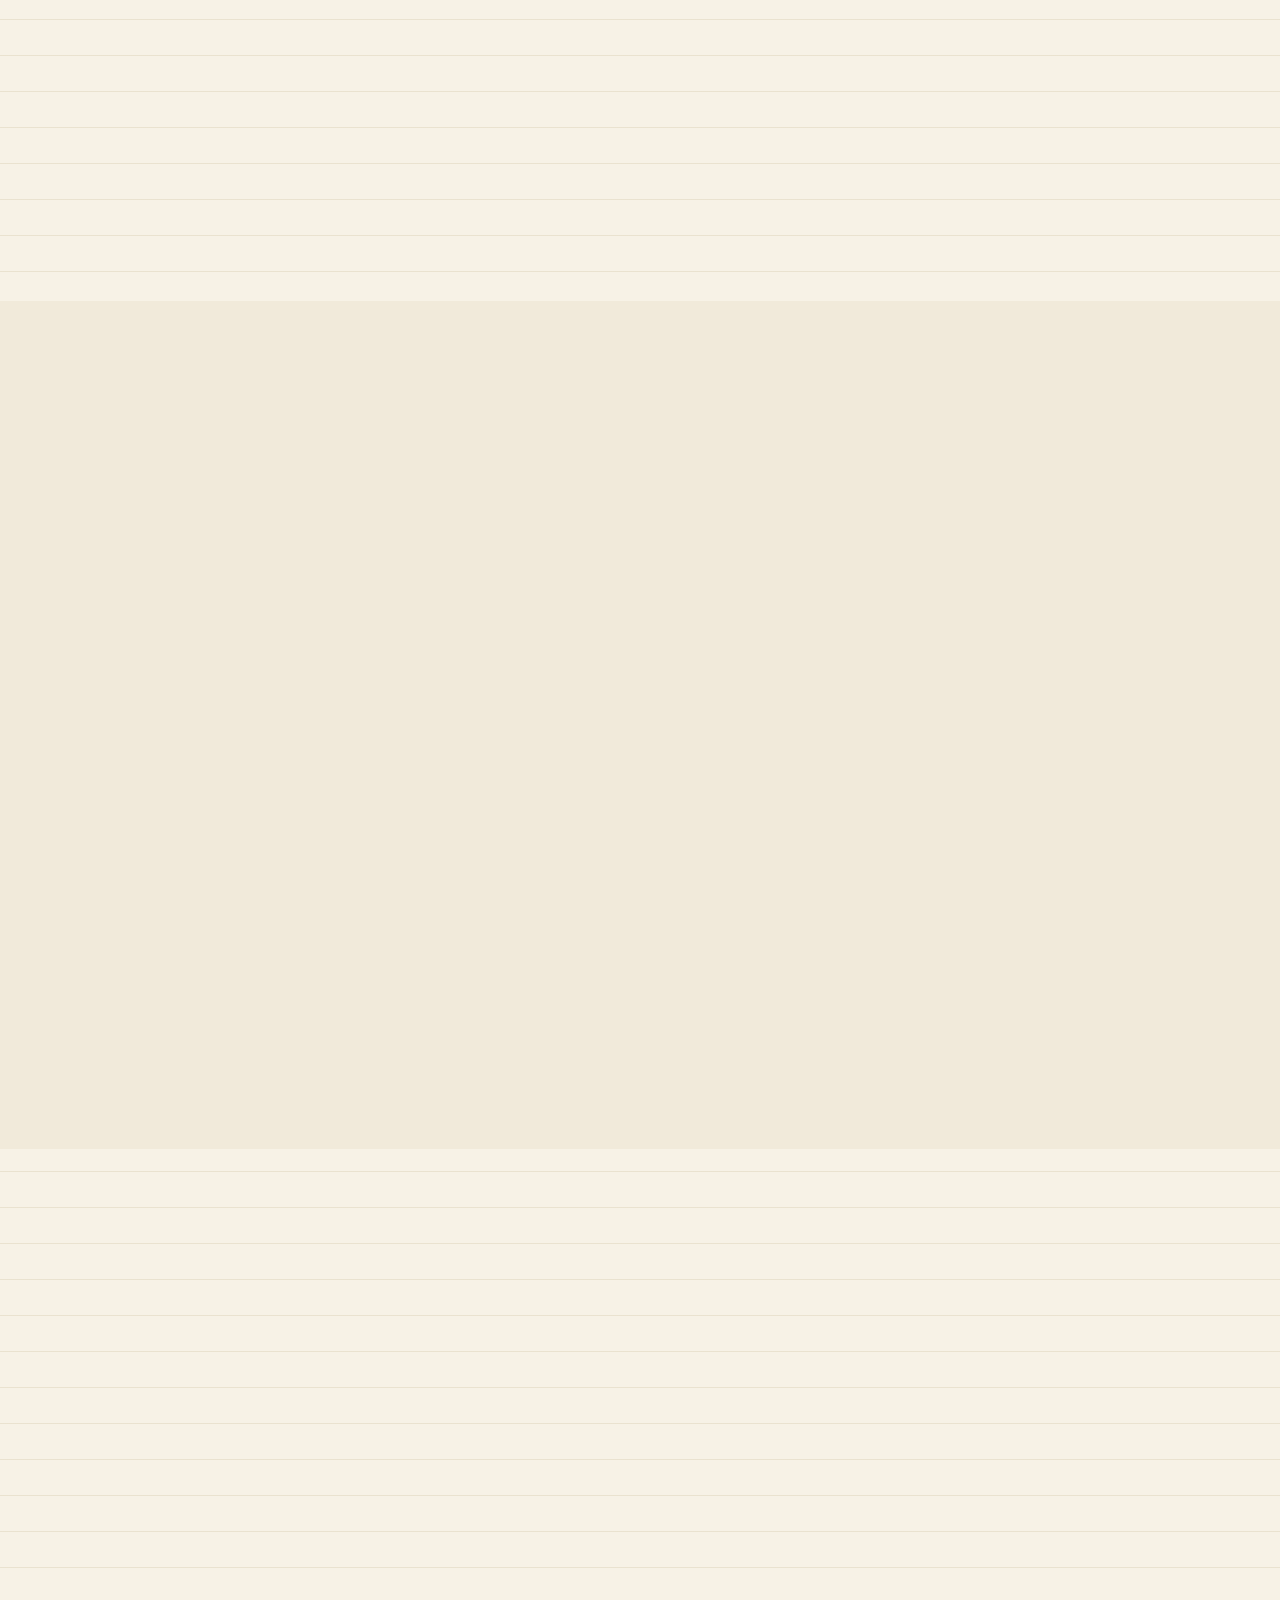
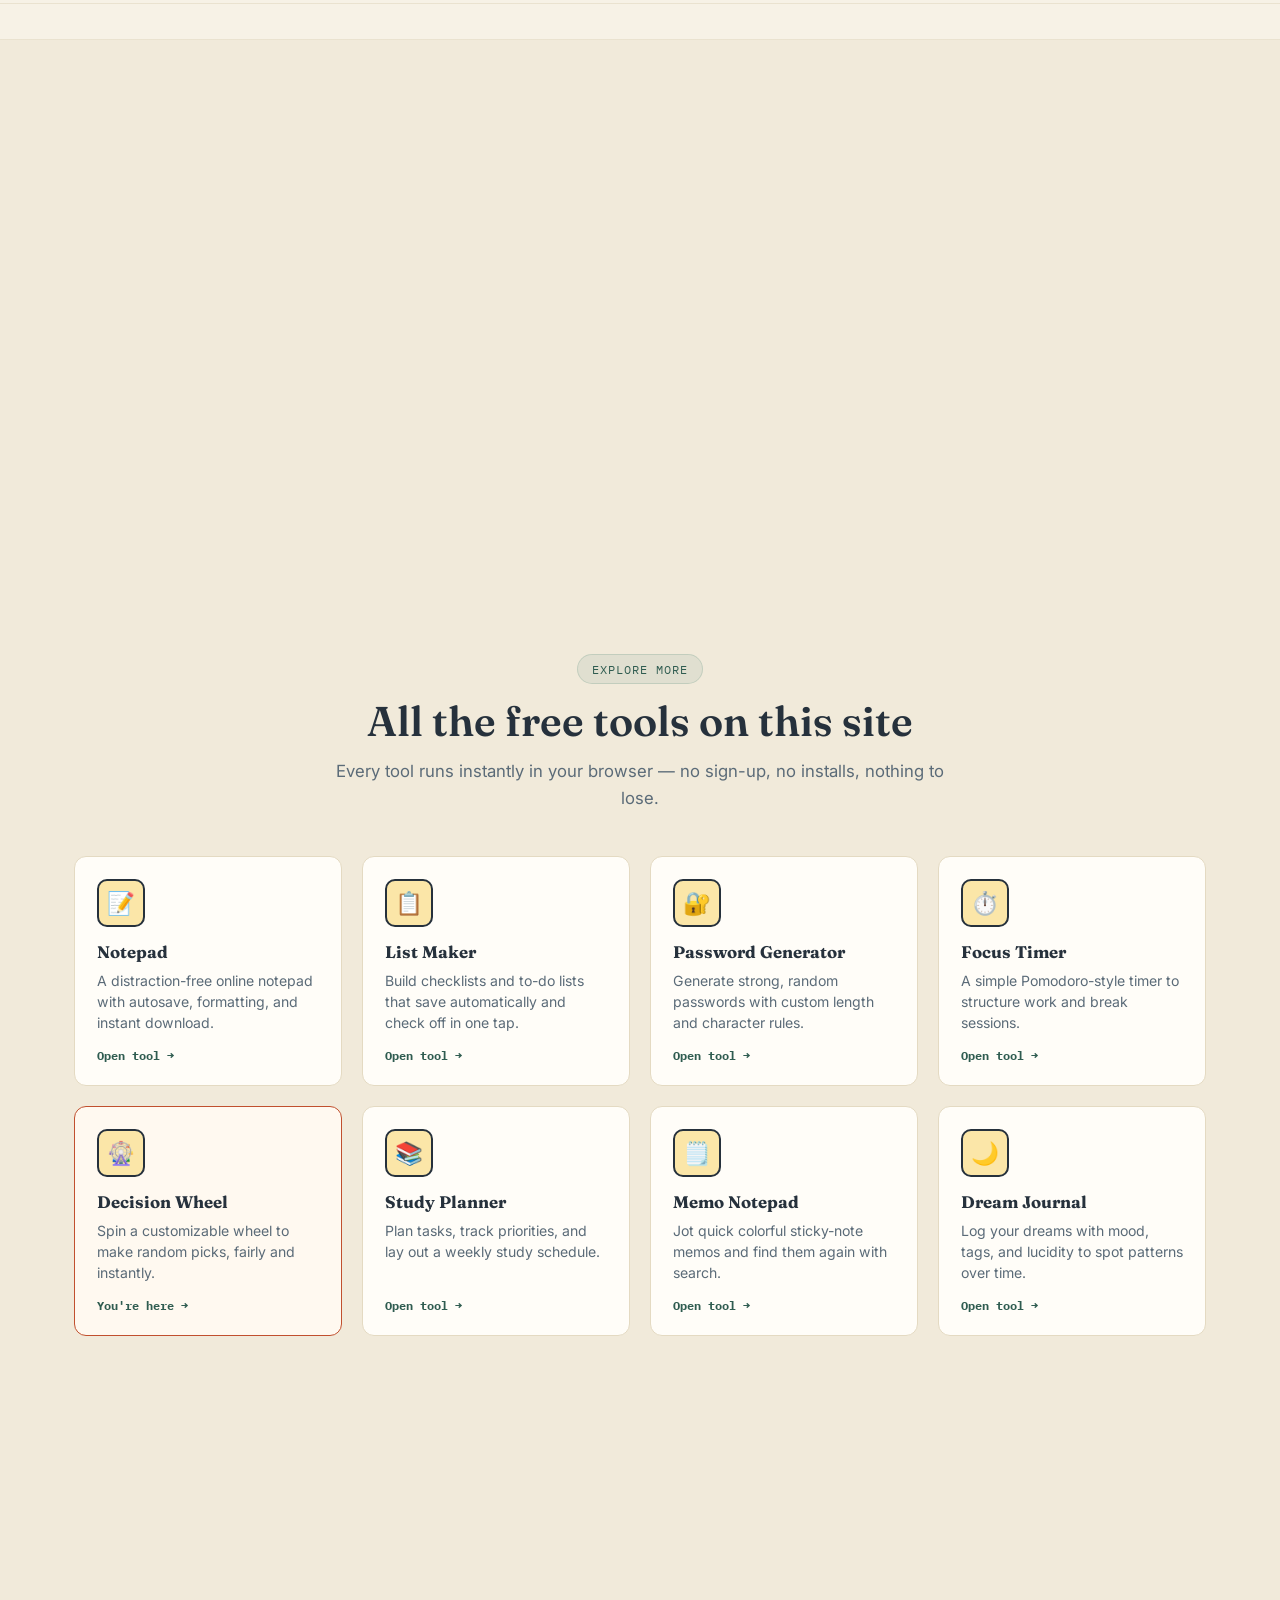
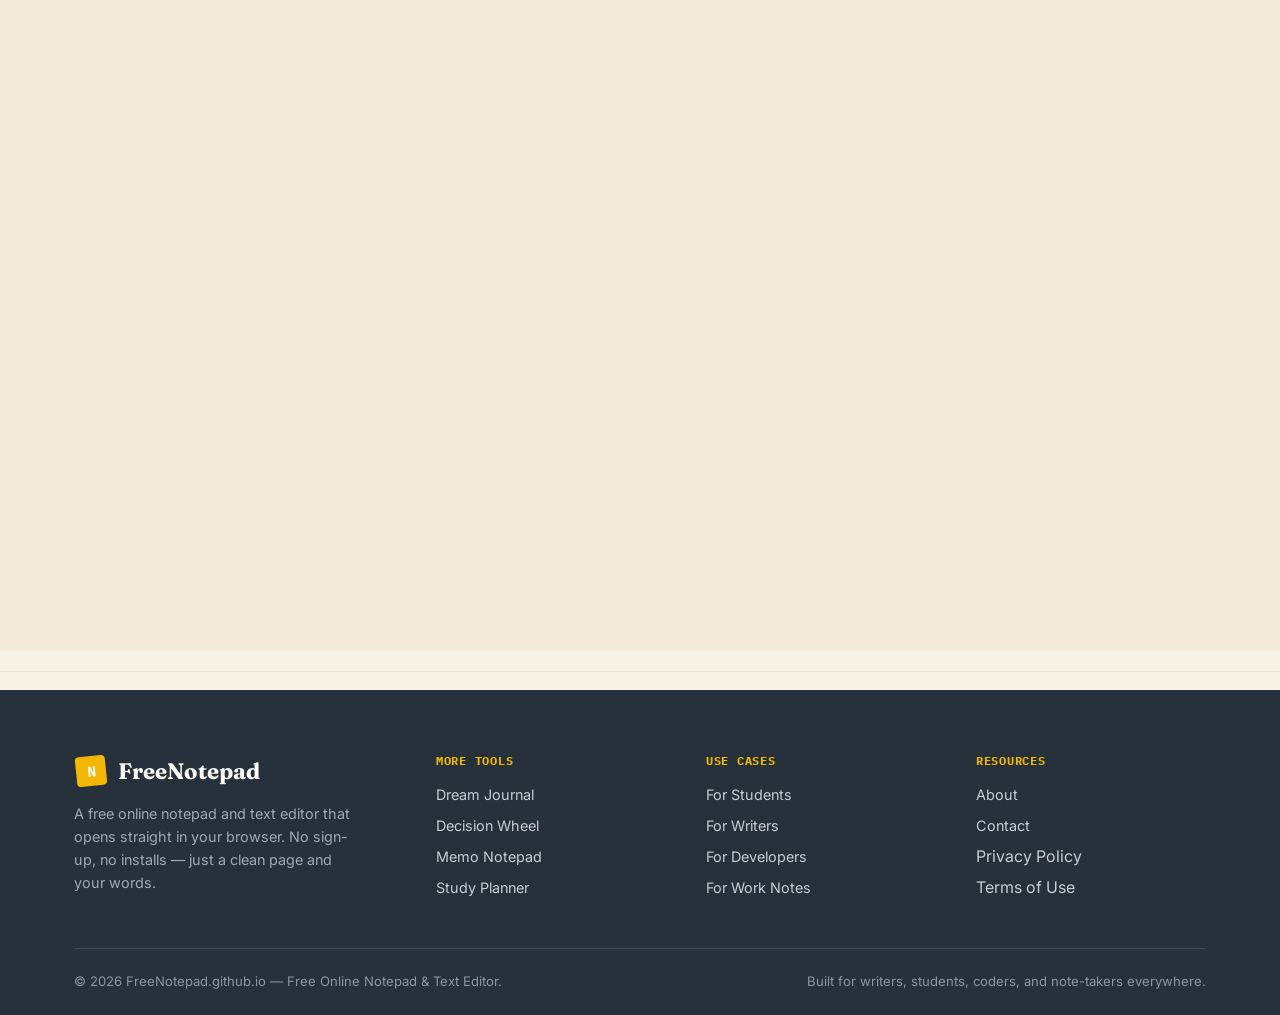
<file: decision-wheel.html>
<!DOCTYPE html>
<html lang="en">
<head>
<meta charset="UTF-8">
<meta name="viewport" content="width=device-width, initial-scale=1.0">
<title>Decision Wheel — Free Online Spinning Wheel Picker | No Sign-Up</title>
<meta name="description" content="Spin a free customizable decision wheel to pick names, choices, or prizes at random. Add your own options, spin instantly, and track your results — no sign-up required.">
<meta name="keywords" content="decision wheel, spin the wheel, random wheel picker, wheel of names, random decision maker, spinner wheel online, choice wheel, prize wheel generator">
<link rel="canonical" href="https://freenotepad.github.io/decision-wheel.html">

<!-- Open Graph -->
<meta property="og:type" content="website">
<meta property="og:title" content="Decision Wheel — Free Online Spinning Wheel Picker">
<meta property="og:description" content="Add your own options and spin a free customizable wheel to make random picks instantly. No sign-up, works on any device.">
<meta property="og:url" content="https://freenotepad.github.io/decision-wheel.html">
<meta property="og:site_name" content="FreeNotepad">

<!-- Twitter -->
<meta name="twitter:card" content="summary_large_image">
<meta name="twitter:title" content="Decision Wheel — Free Online Spinning Wheel Picker">
<meta name="twitter:description" content="Customize your options and spin a free random decision wheel right in your browser. No installs, no sign-up.">

<meta name="robots" content="index, follow">
<meta name="theme-color" content="#F7F2E6">

<link rel="stylesheet" href="css/styles.css">
<link rel="stylesheet" href="css/apps.css">


<!-- Schema: WebApplication -->
<script type="application/ld+json">
{
  "@context": "https://schema.org",
  "@type": "WebApplication",
  "name": "Decision Wheel",
  "url": "https://freenotepad.github.io/decision-wheel.html",
  "applicationCategory": "UtilitiesApplication",
  "operatingSystem": "Any (Web Browser)",
  "description": "A free online decision wheel for spinning custom options and picking a random result. Add, edit, and remove options, view spin history, and spin instantly with no sign-up.",
  "offers": {
    "@type": "Offer",
    "price": "0",
    "priceCurrency": "USD"
  },
  "featureList": [
    "Fully customizable wheel options",
    "Smooth animated spin with random outcome",
    "Automatic color-coded slices",
    "Spin history log",
    "Optional remove-after-spin mode",
    "Saves your options in the browser",
    "Works on any device"
  ]
}
</script>

<!-- Schema: BreadcrumbList -->
<script type="application/ld+json">
{
  "@context": "https://schema.org",
  "@type": "BreadcrumbList",
  "itemListElement": [
    { "@type": "ListItem", "position": 1, "name": "Home", "item": "https://freenotepad.github.io/" },
    { "@type": "ListItem", "position": 2, "name": "Decision Wheel", "item": "https://freenotepad.github.io/decision-wheel.html" }
  ]
}
</script>

<!-- Schema: FAQPage -->
<script type="application/ld+json">
{
  "@context": "https://schema.org",
  "@type": "FAQPage",
  "mainEntity": [
    { "@type": "Question", "name": "Is the Decision Wheel really free to use?", "acceptedAnswer": { "@type": "Answer", "text": "Yes. The Decision Wheel is completely free with no sign-up, no subscription, and no limit on how many times you spin." } },
    { "@type": "Question", "name": "How many options can I add to the wheel?", "acceptedAnswer": { "@type": "Answer", "text": "You can add as many options as you like. The wheel automatically resizes each slice to fit all of your entries." } },
    { "@type": "Question", "name": "Is the spin result actually random?", "acceptedAnswer": { "@type": "Answer", "text": "Yes. Each spin uses your browser's random number generator to pick an unweighted, unbiased result from your current list of options." } },
    { "@type": "Question", "name": "Will my wheel options be saved if I close the tab?", "acceptedAnswer": { "@type": "Answer", "text": "Yes. Your options are automatically saved to your browser's local storage, so they're still there the next time you open the page on the same device." } },
    { "@type": "Question", "name": "Can I remove an option after it wins?", "acceptedAnswer": { "@type": "Answer", "text": "Yes. Turn on the 'Remove winner after spin' option and each winning entry is automatically taken off the wheel, which is useful for raffles and elimination picks." } },
    { "@type": "Question", "name": "Does the Decision Wheel work on mobile phones and tablets?", "acceptedAnswer": { "@type": "Answer", "text": "Yes. The wheel is fully responsive and can be spun with a tap on phones and tablets, or a click on desktop." } }
  ]
}
</script>
</head>
<body data-tool="decision-wheel">

<script src="js/header.js"></script>

<main>

  <!-- =========================================================
       HERO + APP
  ========================================================== -->
  <section class="hero" id="wheel-top">
    <div class="container">
      <div class="section-head center reveal in">
        <span class="eyebrow">100% Free · No Sign-Up</span>
        <h1 class="section-title" style="margin-top:14px;">A free <span class="hl">decision wheel</span> that spins in your browser.</h1>
        <p>Add your own options, give it a spin, and let the wheel make the call — perfect for picking names, meals, chores, or prizes.</p>
      </div>

      <div class="app-shell reveal in">
        <div class="app-toolbar">
          <span class="app-toolbar-title">decision-wheel.app</span>
          <label class="pill-btn" style="cursor:pointer;">
            <input type="checkbox" id="wheelRemoveToggle" style="margin-right:4px;">
            Remove winner after spin
          </label>
          <button id="wheelResetBtn" class="pill-btn" type="button">Reset to defaults</button>
        </div>
        <div class="app-body">
          <div class="wheel-layout">
            <div class="wheel-side">
              <div class="wheel-stage">
                <div class="wheel-pointer" aria-hidden="true"></div>
                <canvas id="wheelCanvas" width="420" height="420" role="img" aria-label="Decision wheel, click to spin"></canvas>
                <div class="wheel-hub" id="wheelHub" role="button" tabindex="0" aria-label="Spin the wheel">SPIN</div>
              </div>
              <div class="wheel-result-banner" id="wheelResultBanner">
                <div class="result-label">The wheel says</div>
                <div class="result-value" id="wheelResultValue">—</div>
              </div>
              <div class="wheel-history">
                <div style="display:flex; align-items:center; justify-content:space-between;">
                  <strong style="font-size:0.85rem;">Recent spins</strong>
                  <button id="wheelClearHistory" class="icon-btn" type="button" title="Clear history">🗑</button>
                </div>
                <div class="wheel-history-list" id="wheelHistoryList" style="margin-top:10px;"></div>
              </div>
            </div>

            <div class="wheel-side">
              <h3>Wheel options</h3>
              <ul class="wheel-options-list" id="wheelOptionsList"></ul>
              <form class="input-row" id="wheelAddForm">
                <input type="text" id="wheelAddInput" placeholder="Add an option…" aria-label="New wheel option">
                <button type="submit" class="btn btn-primary btn-sm">Add</button>
              </form>
            </div>
          </div>
        </div>
      </div>
    </div>
  </section>

  <!-- =========================================================
       DESCRIPTION
  ========================================================== -->
  <section class="seo-content" id="description">
    <div class="container">
      <div class="section-head reveal">
        <span class="eyebrow">Description</span>
        <h2 class="section-title" style="margin-top:14px;">What is the Decision Wheel?</h2>
        <p>A simple, visual way to let chance make a fair pick from your own list.</p>
      </div>

      <div class="content-columns reveal">
        <div>
          <h3>A random wheel picker for any decision</h3>
          <p>The Decision Wheel is a free spinner wheel online that turns any list of choices into a colorful, spinnable wheel. Type in your options — names, meals, movie titles, chores, prize tiers — and the wheel of names does the choosing for you, instantly and fairly.</p>

          <h3>Built for speed, not sign-up forms</h3>
          <p>There's no account to create and nothing to install. Open the page, edit the options, and spin. Your wheel options are saved automatically to your browser's local storage, so they're waiting for you next time you come back on the same device.</p>
        </div>
        <div>
          <h3>Every option gets a fair, equal shot</h3>
          <p>Each slice on the wheel is sized equally based on how many options you've added, and the spin animation lands on a genuinely random result using your browser's random number generator — no hidden weighting, no favorites.</p>

          <h3>Useful for classrooms, teams, and game nights</h3>
          <p>Teachers use it to call on students fairly, teams use it to pick who runs the next stand-up, and game nights use it as a prize wheel generator for parties and raffles. Turn on remove-after-spin mode to run a fair elimination draw.</p>
        </div>
      </div>

      <div class="keyword-tags reveal">
        <span>decision wheel</span>
        <span>spin the wheel</span>
        <span>random wheel picker</span>
        <span>wheel of names</span>
        <span>random decision maker</span>
        <span>spinner wheel online</span>
        <span>prize wheel generator</span>
      </div>
    </div>
  </section>

  <!-- =========================================================
       BENEFITS
  ========================================================== -->
  <section class="features" id="benefits">
    <div class="container">
      <div class="section-head center reveal">
        <span class="eyebrow">Benefits</span>
        <h2 class="section-title" style="margin-top:14px;">Why people reach for a spin wheel</h2>
        <p>A fast, visual way to remove indecision and let a fair random pick settle it.</p>
      </div>

      <div class="feature-grid">
        <div class="feature-card reveal">
          <div class="feature-icon">🎯</div>
          <h3>Removes decision fatigue</h3>
          <p>Stop debating and let a fair spin settle "what should we do" in seconds.</p>
        </div>
        <div class="feature-card reveal">
          <div class="feature-icon">✏️</div>
          <h3>Fully customizable</h3>
          <p>Add, edit, or delete options at any time — the wheel updates instantly.</p>
        </div>
        <div class="feature-card reveal">
          <div class="feature-icon">🎨</div>
          <h3>Automatic color coding</h3>
          <p>Every slice gets its own color, making results easy to read at a glance.</p>
        </div>
        <div class="feature-card reveal">
          <div class="feature-icon">📜</div>
          <h3>Spin history</h3>
          <p>Keep track of your recent results without writing anything down.</p>
        </div>
        <div class="feature-card reveal">
          <div class="feature-icon">🏆</div>
          <h3>Elimination mode</h3>
          <p>Automatically remove winners after each spin for raffles and draws.</p>
        </div>
        <div class="feature-card reveal">
          <div class="feature-icon">💾</div>
          <h3>Remembers your list</h3>
          <p>Your options are saved locally, so they're ready the next time you visit.</p>
        </div>
        <div class="feature-card reveal">
          <div class="feature-icon">📱</div>
          <h3>Works on any device</h3>
          <p>Spin with a tap on mobile or a click on desktop — fully responsive.</p>
        </div>
        <div class="feature-card reveal">
          <div class="feature-icon">🔒</div>
          <h3>Private by design</h3>
          <p>Your wheel data stays in your browser and is never uploaded anywhere.</p>
        </div>
      </div>
    </div>
  </section>

  <!-- =========================================================
       HOW TO USE
  ========================================================== -->
  <section id="how-to">
    <div class="container">
      <div class="section-head reveal">
        <span class="eyebrow">How To Use</span>
        <h2 class="section-title" style="margin-top:14px;">How the Decision Wheel works</h2>
        <p>Four quick steps and you're spinning.</p>
      </div>

      <div class="steps">
        <div class="step-card reveal">
          <div class="step-num">01</div>
          <h3>Edit the options</h3>
          <p>Type over the default entries or add new ones in the box on the right.</p>
        </div>
        <div class="step-card reveal">
          <div class="step-num">02</div>
          <h3>Remove what you don't need</h3>
          <p>Click the ✕ next to any option to take it off the wheel.</p>
        </div>
        <div class="step-card reveal">
          <div class="step-num">03</div>
          <h3>Spin the wheel</h3>
          <p>Click the wheel or the SPIN hub in the center to set it in motion.</p>
        </div>
        <div class="step-card reveal">
          <div class="step-num">04</div>
          <h3>See your result</h3>
          <p>The winning option is highlighted and logged in your spin history.</p>
        </div>
      </div>
    </div>
  </section>

  <!-- =========================================================
       USE CASES
  ========================================================== -->
  <section class="usecases" id="use-cases">
    <div class="container">
      <div class="section-head center reveal">
        <span class="eyebrow">Built For Everyone</span>
        <h2 class="section-title" style="margin-top:14px;">Who uses a decision wheel?</h2>
        <p>From classrooms to game nights, a random picker fits almost any group decision.</p>
      </div>

      <div class="usecase-grid">
        <div class="usecase-card reveal">
          <h3>Teachers</h3>
          <p>Call on students fairly during class discussions without repeating names.</p>
        </div>
        <div class="usecase-card reveal">
          <h3>Teams</h3>
          <p>Pick who runs stand-up, presents next, or takes on a task — no arguments.</p>
        </div>
        <div class="usecase-card reveal">
          <h3>Families</h3>
          <p>Settle what's for dinner or whose turn it is for chores in seconds.</p>
        </div>
        <div class="usecase-card reveal">
          <h3>Streamers &amp; Hosts</h3>
          <p>Run giveaways and prize draws live with a visual, trustworthy spin.</p>
        </div>
      </div>
    </div>
  </section>

  <!-- =========================================================
       ALL TOOLS
  ========================================================== -->
  <div id="all-tools-mount"></div>

  <!-- =========================================================
       FAQ
  ========================================================== -->
  <section class="faq" id="faq">
    <div class="container">
      <div class="section-head center reveal">
        <span class="eyebrow">Questions</span>
        <h2 class="section-title" style="margin-top:14px;">Frequently asked questions</h2>
        <p>Quick answers about using the free Decision Wheel.</p>
      </div>

      <div class="faq-list reveal">
        <div class="faq-item">
          <button class="faq-q">Is the Decision Wheel really free to use?<span class="plus">+</span></button>
          <div class="faq-a"><p>Yes. The Decision Wheel is completely free with no sign-up, no subscription, and no limit on how many times you spin.</p></div>
        </div>
        <div class="faq-item">
          <button class="faq-q">How many options can I add to the wheel?<span class="plus">+</span></button>
          <div class="faq-a"><p>You can add as many options as you like. The wheel automatically resizes each slice to fit all of your entries.</p></div>
        </div>
        <div class="faq-item">
          <button class="faq-q">Is the spin result actually random?<span class="plus">+</span></button>
          <div class="faq-a"><p>Yes. Each spin uses your browser's random number generator to pick an unweighted, unbiased result from your current list of options.</p></div>
        </div>
        <div class="faq-item">
          <button class="faq-q">Will my wheel options be saved if I close the tab?<span class="plus">+</span></button>
          <div class="faq-a"><p>Yes. Your options are automatically saved to your browser's local storage, so they're still there the next time you open the page on the same device.</p></div>
        </div>
        <div class="faq-item">
          <button class="faq-q">Can I remove an option after it wins?<span class="plus">+</span></button>
          <div class="faq-a"><p>Yes. Turn on "Remove winner after spin" and each winning entry is automatically taken off the wheel — useful for raffles and elimination picks.</p></div>
        </div>
        <div class="faq-item">
          <button class="faq-q">Does the Decision Wheel work on mobile phones and tablets?<span class="plus">+</span></button>
          <div class="faq-a"><p>Yes. The wheel is fully responsive and can be spun with a tap on phones and tablets, or a click on desktop.</p></div>
        </div>
      </div>
    </div>
  </section>

</main>

<script src="js/footer.js"></script>
<script src="js/app.js"></script>
<script src="js/decision-wheel.js"></script>
<script src="js/all-tools.js"></script>
</body>
</html>
</file>
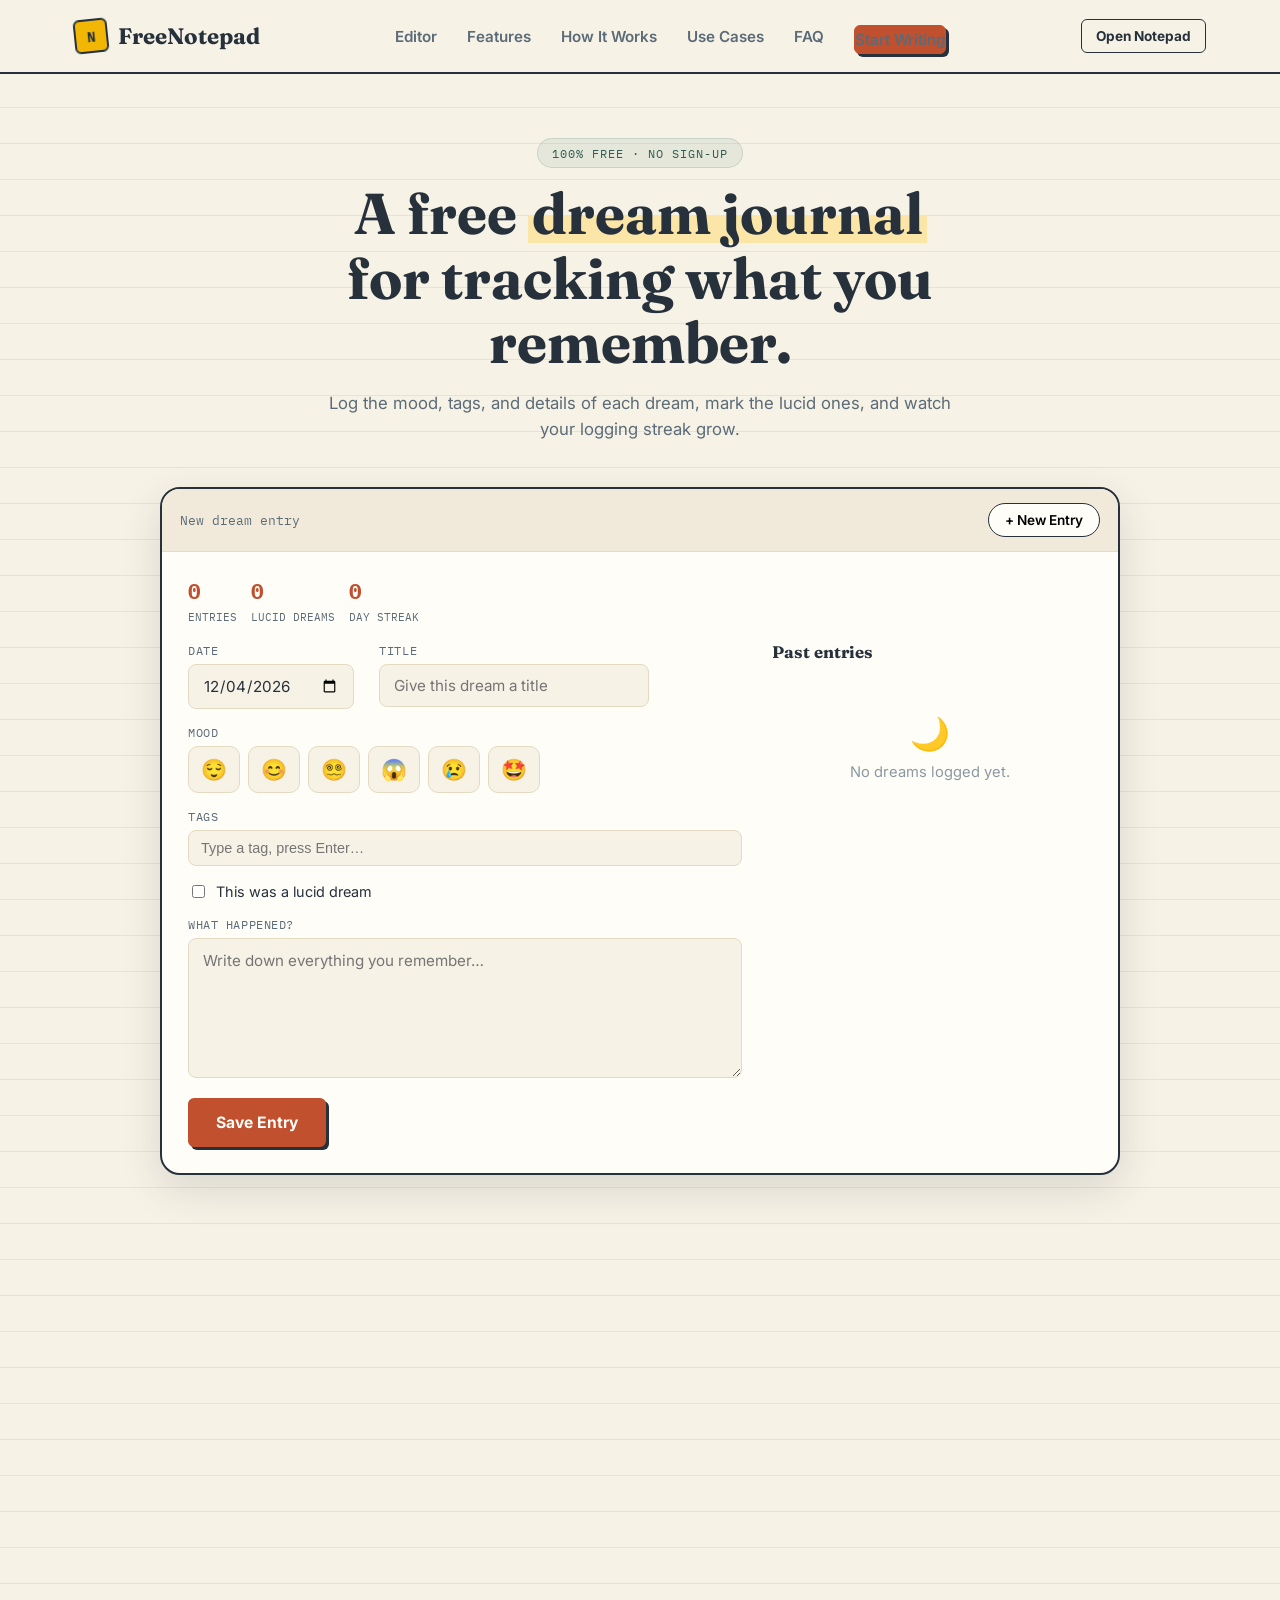
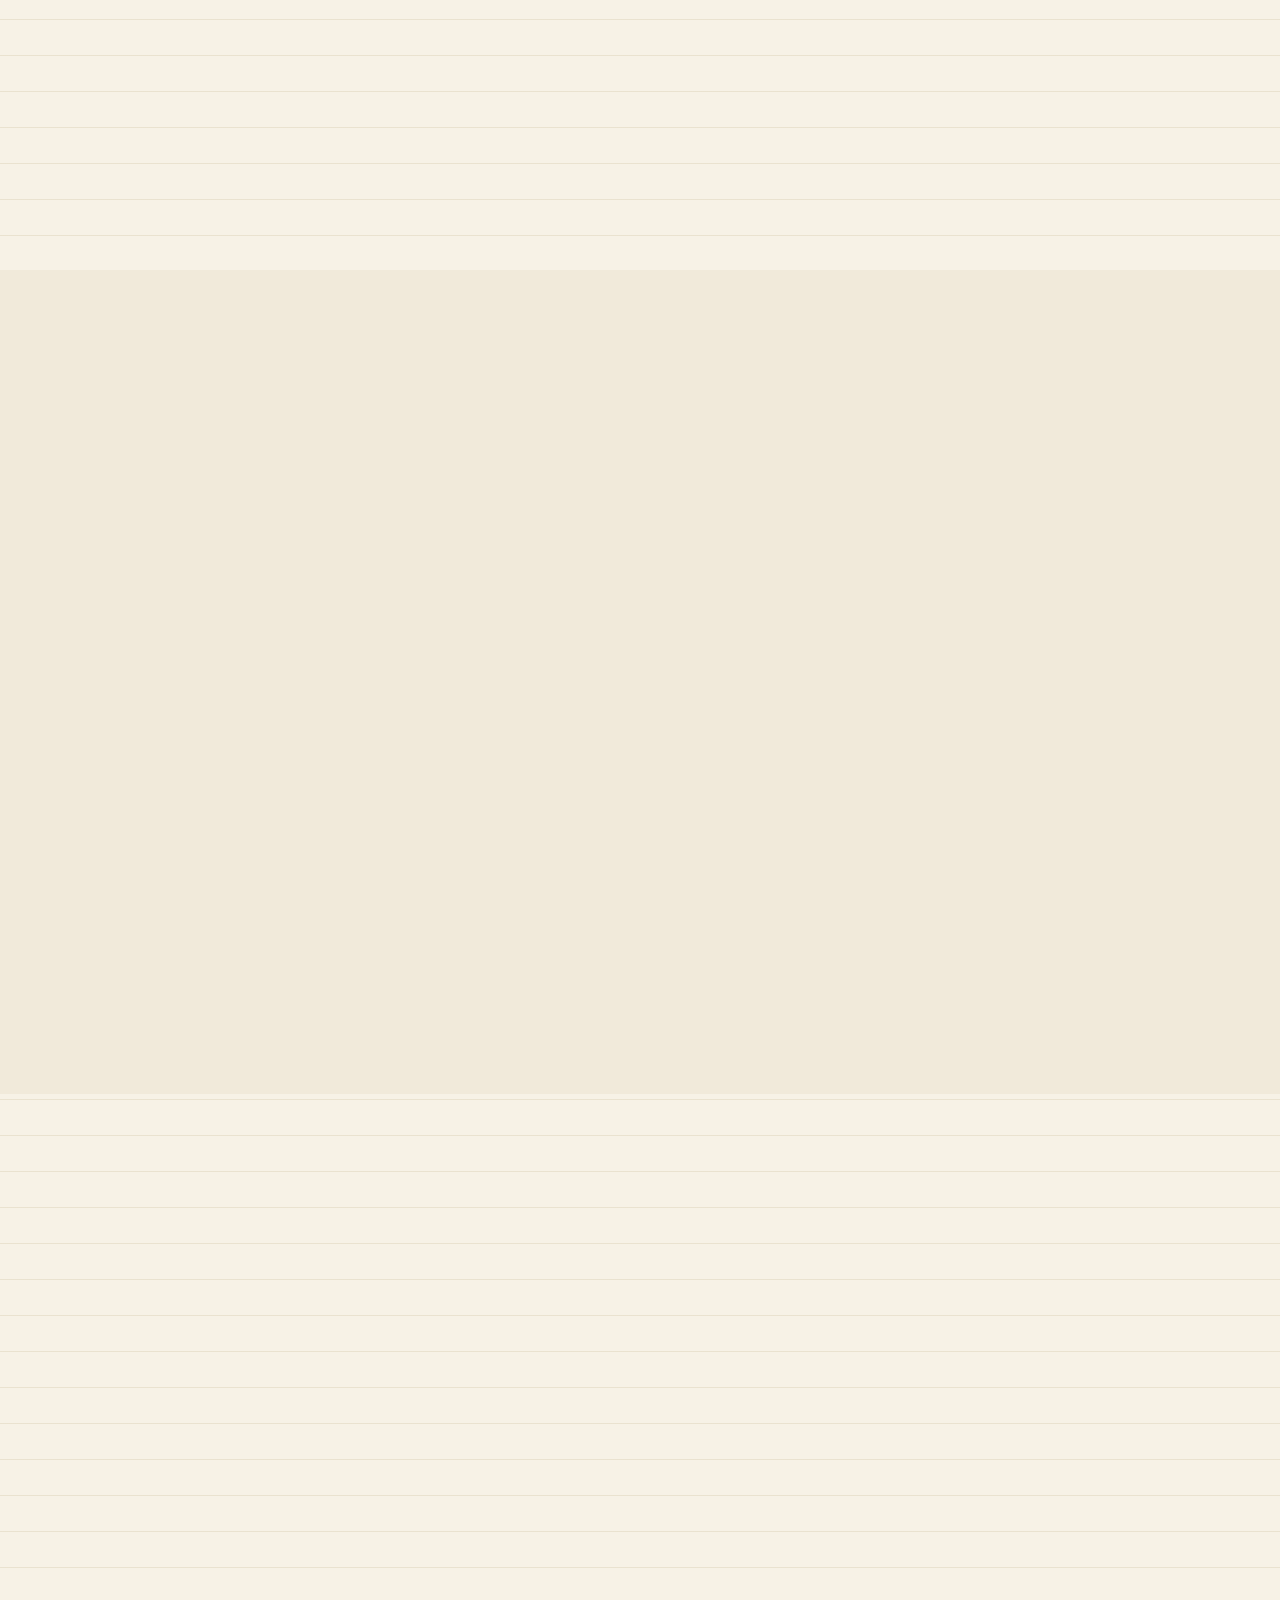
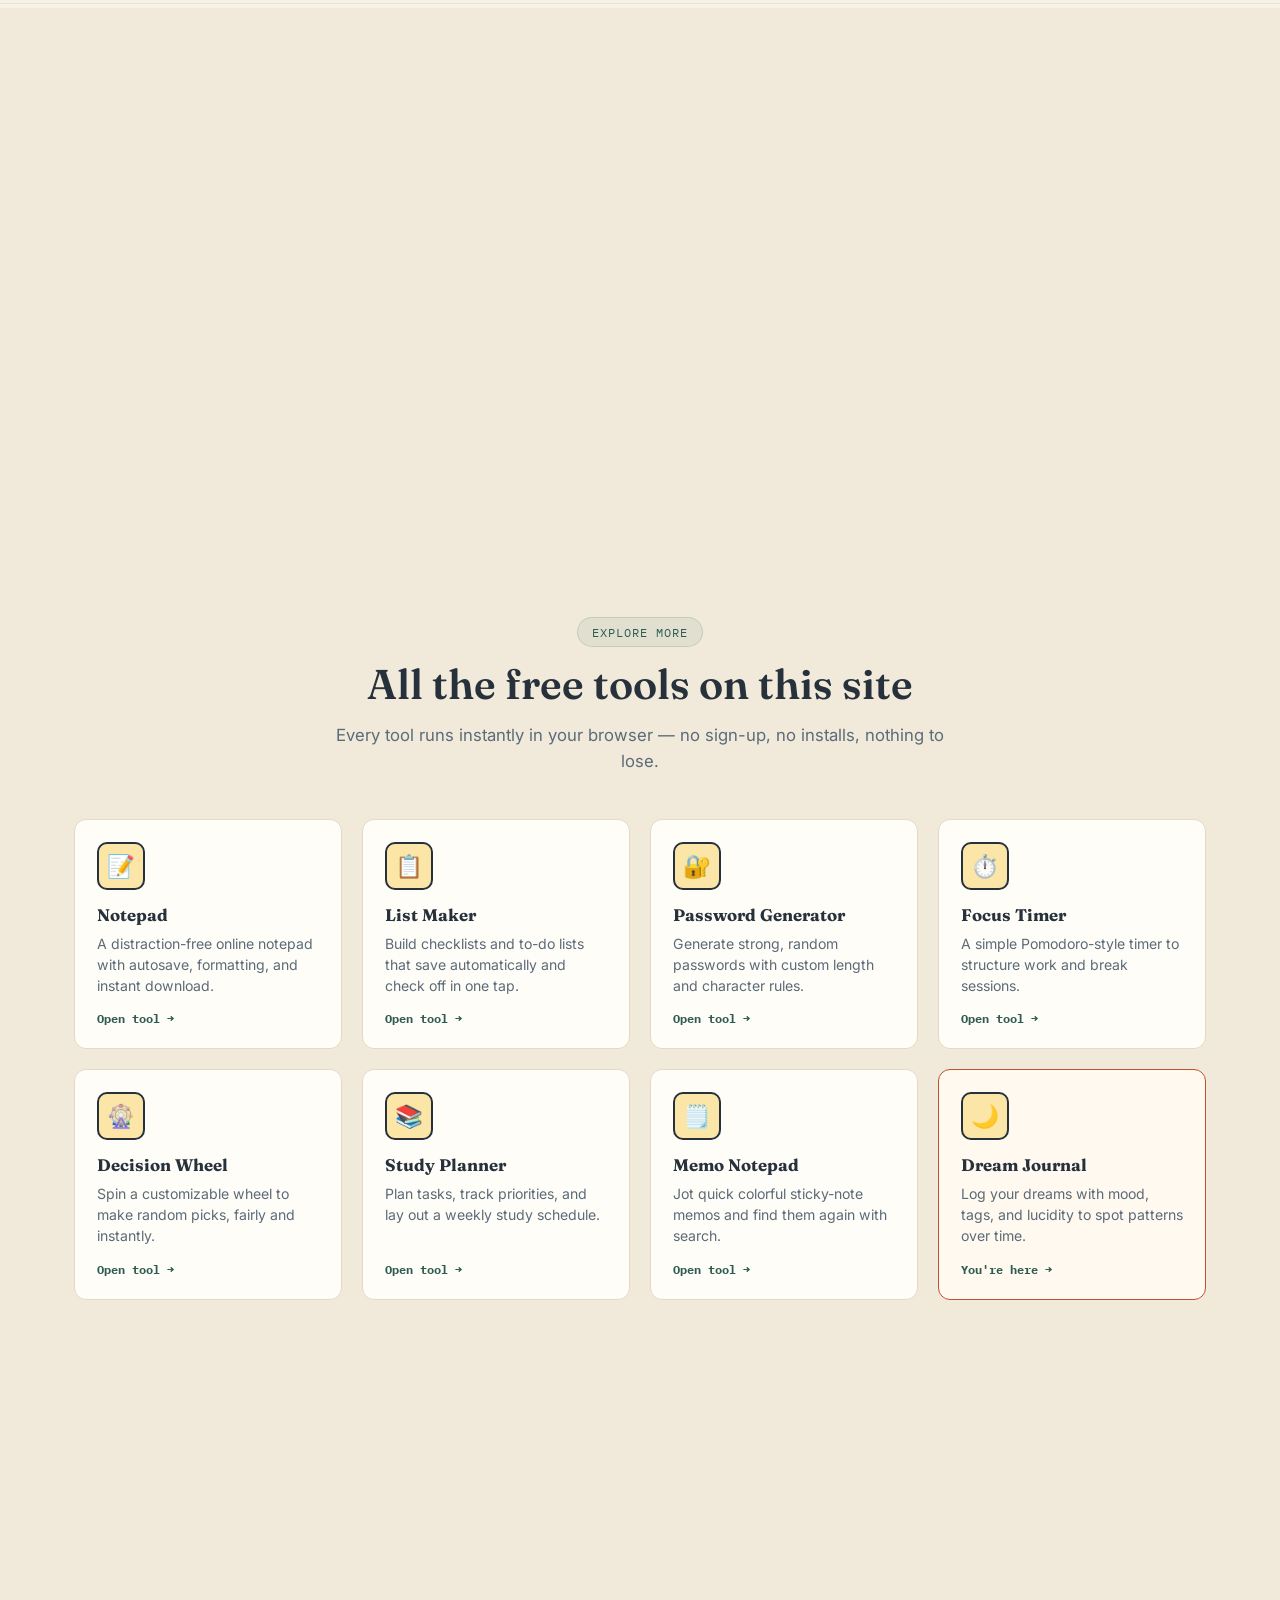
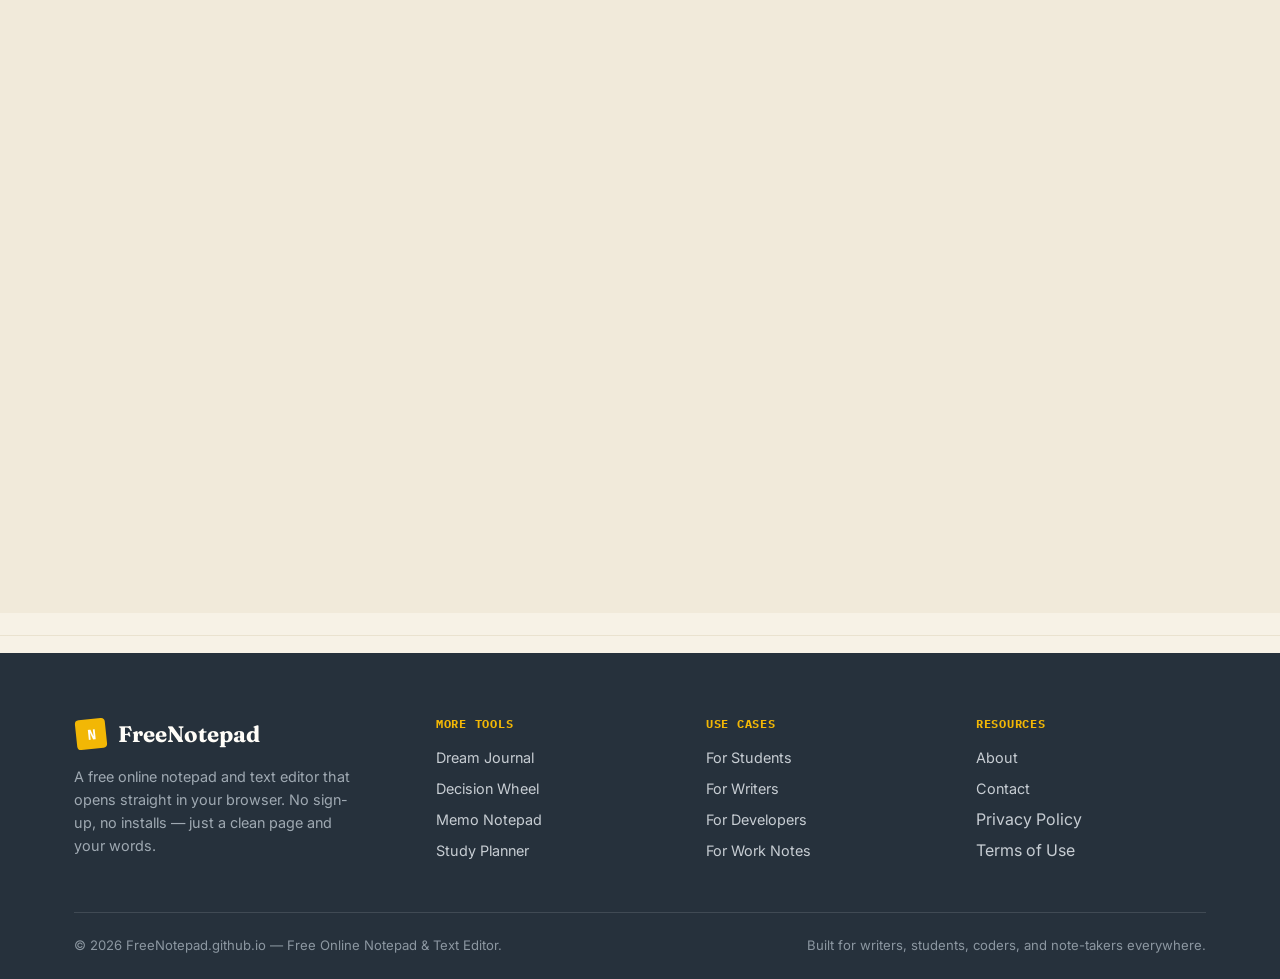
<file: dream-journal.html>
<!DOCTYPE html>
<html lang="en">
<head>
<meta charset="UTF-8">
<meta name="viewport" content="width=device-width, initial-scale=1.0">
<title>Dream Journal — Free Online Dream Log & Tracker</title>
<meta name="description" content="Log your dreams with a free online dream journal. Track mood, tags, and lucid dreams, and browse past entries — no sign-up required.">
<meta name="keywords" content="dream journal, dream journal online, dream log, dream diary, lucid dream tracker, dream tracker app, record dreams online">
<link rel="canonical" href="https://freenotepad.github.io/dream-journal.html">

<!-- Open Graph -->
<meta property="og:type" content="website">
<meta property="og:title" content="Dream Journal — Free Online Dream Log & Tracker">
<meta property="og:description" content="Log dreams with mood, tags, and lucidity, then browse past entries — free, in your browser, no sign-up.">
<meta property="og:url" content="https://freenotepad.github.io/dream-journal.html">
<meta property="og:site_name" content="FreeNotepad">

<!-- Twitter -->
<meta name="twitter:card" content="summary_large_image">
<meta name="twitter:title" content="Dream Journal — Free Online Dream Log & Tracker">
<meta name="twitter:description" content="A free dream journal for tracking dreams, moods, and lucid dreaming streaks. No installs, no sign-up.">

<meta name="robots" content="index, follow">
<meta name="theme-color" content="#F7F2E6">

<link rel="stylesheet" href="css/styles.css">
<link rel="stylesheet" href="css/apps.css">

<!-- Schema: WebApplication -->
<script type="application/ld+json">
{
  "@context": "https://schema.org",
  "@type": "WebApplication",
  "name": "Dream Journal",
  "url": "https://freenotepad.github.io/dream-journal.html",
  "applicationCategory": "LifestyleApplication",
  "operatingSystem": "Any (Web Browser)",
  "description": "A free online dream journal for logging dreams with mood, tags, and lucidity, browsing past entries, and tracking a daily logging streak. No sign-up required.",
  "offers": {
    "@type": "Offer",
    "price": "0",
    "priceCurrency": "USD"
  },
  "featureList": [
    "Log dreams with date, title, and details",
    "Mood picker for each entry",
    "Lucid dream flag",
    "Custom tags for recurring themes",
    "Searchable entry list",
    "Daily logging streak tracker",
    "Saves entries in the browser"
  ]
}
</script>

<!-- Schema: BreadcrumbList -->
<script type="application/ld+json">
{
  "@context": "https://schema.org",
  "@type": "BreadcrumbList",
  "itemListElement": [
    { "@type": "ListItem", "position": 1, "name": "Home", "item": "https://freenotepad.github.io/" },
    { "@type": "ListItem", "position": 2, "name": "Dream Journal", "item": "https://freenotepad.github.io/dream-journal.html" }
  ]
}
</script>

<!-- Schema: FAQPage -->
<script type="application/ld+json">
{
  "@context": "https://schema.org",
  "@type": "FAQPage",
  "mainEntity": [
    { "@type": "Question", "name": "Is the Dream Journal really free to use?", "acceptedAnswer": { "@type": "Answer", "text": "Yes. The Dream Journal is completely free with no sign-up, no subscription, and no limit on how many entries you log." } },
    { "@type": "Question", "name": "Can I track lucid dreams separately?", "acceptedAnswer": { "@type": "Answer", "text": "Yes. Each entry has a lucid dream checkbox, and lucid entries are counted separately in your stats." } },
    { "@type": "Question", "name": "What are tags used for?", "acceptedAnswer": { "@type": "Answer", "text": "Tags let you label recurring dream signs, people, or places so you can spot patterns across entries over time." } },
    { "@type": "Question", "name": "Will my dream entries be saved if I close the tab?", "acceptedAnswer": { "@type": "Answer", "text": "Yes. Entries are saved automatically to your browser's local storage, so they're still there the next time you open the page on the same device." } },
    { "@type": "Question", "name": "Can I edit or delete a past entry?", "acceptedAnswer": { "@type": "Answer", "text": "Yes. Click any entry in the list to load it back into the form, where you can update it or delete it." } },
    { "@type": "Question", "name": "Does the Dream Journal work on mobile phones and tablets?", "acceptedAnswer": { "@type": "Answer", "text": "Yes. The journal is fully responsive and works smoothly on phones, tablets, laptops, and desktops." } }
  ]
}
</script>
</head>
<body data-tool="dream-journal">

<script src="js/header.js"></script>

<main>

  <!-- =========================================================
       HERO + APP
  ========================================================== -->
  <section class="hero" id="journal-top">
    <div class="container">
      <div class="section-head center reveal in">
        <span class="eyebrow">100% Free · No Sign-Up</span>
        <h1 class="section-title" style="margin-top:14px;">A free <span class="hl">dream journal</span> for tracking what you remember.</h1>
        <p>Log the mood, tags, and details of each dream, mark the lucid ones, and watch your logging streak grow.</p>
      </div>

      <div class="app-shell reveal in">
        <div class="app-toolbar">
          <span class="app-toolbar-title" id="journalFormTitle">New dream entry</span>
          <button class="pill-btn" id="newEntryBtn" type="button">+ New Entry</button>
          <button class="pill-btn danger" id="deleteEntryBtn" type="button" style="display:none;">Delete Entry</button>
        </div>
        <div class="app-body">
          <div class="journal-stats">
            <div><strong id="djStatTotal">0</strong><span>Entries</span></div>
            <div><strong id="djStatLucid">0</strong><span>Lucid Dreams</span></div>
            <div><strong id="djStatStreak">0</strong><span>Day Streak</span></div>
          </div>

          <div class="journal-layout">
            <form id="journalForm">
              <div class="input-row">
                <div style="flex:1; min-width:140px;">
                  <span class="field-label">Date</span>
                  <input type="date" id="entryDate" required>
                </div>
                <div style="flex:2; min-width:200px;">
                  <span class="field-label">Title</span>
                  <input type="text" id="entryTitle" placeholder="Give this dream a title">
                </div>
              </div>

              <div style="margin:16px 0;">
                <span class="field-label">Mood</span>
                <div class="mood-picker" id="moodPicker"></div>
              </div>

              <div style="margin-bottom:16px;">
                <span class="field-label">Tags</span>
                <div class="tag-input-wrap" id="tagInputWrap">
                  <input type="text" id="tagInput" placeholder="Type a tag, press Enter…">
                </div>
              </div>

              <div style="margin-bottom:16px;">
                <label style="display:flex; align-items:center; gap:8px; font-size:0.9rem; cursor:pointer;">
                  <input type="checkbox" id="entryLucid"> This was a lucid dream
                </label>
              </div>

              <div style="margin-bottom:16px;">
                <span class="field-label">What happened?</span>
                <textarea id="entryBody" rows="6" placeholder="Write down everything you remember…" style="width:100%; border:1.5px solid var(--border); border-radius:8px; padding:12px 14px; font-family: var(--font-body); font-size:0.95rem; background: var(--paper); color: var(--ink); resize:vertical;"></textarea>
              </div>

              <button type="submit" class="btn btn-primary">Save Entry</button>
            </form>

            <div>
              <h3 style="font-size:1.05rem; font-weight:700; margin-bottom:12px;">Past entries</h3>
              <div class="journal-entries" id="journalEntries"></div>
            </div>
          </div>
        </div>
      </div>
    </div>
  </section>

  <!-- =========================================================
       DESCRIPTION
  ========================================================== -->
  <section class="seo-content" id="description">
    <div class="container">
      <div class="section-head reveal">
        <span class="eyebrow">Description</span>
        <h2 class="section-title" style="margin-top:14px;">What is the Dream Journal?</h2>
        <p>A simple place to write down dreams before the details fade.</p>
      </div>

      <div class="content-columns reveal">
        <div>
          <h3>A dream journal online, ready the moment you wake up</h3>
          <p>The Dream Journal is a free dream log built for capturing dreams quickly, while they're still fresh. Set the mood, add a title, and write down what you remember — no app to download at 3am.</p>

          <h3>A dream diary that tracks lucid dreaming</h3>
          <p>Mark any entry as a lucid dream and the app keeps a running lucid dream tracker in your stats, so you can watch your lucid dreaming frequency change over time.</p>
        </div>
        <div>
          <h3>Tags help you spot dream signs</h3>
          <p>Recurring characters, places, or symbols are easy to lose track of. Tag each entry and browse your dream tracker app by theme to notice patterns across weeks or months.</p>

          <h3>A logging streak that encourages the habit</h3>
          <p>Dream recall improves with consistent journaling. The streak counter shows how many days in a row you've recorded dreams, all saved locally with nothing to sync or install.</p>
        </div>
      </div>

      <div class="keyword-tags reveal">
        <span>dream journal</span>
        <span>dream journal online</span>
        <span>dream log</span>
        <span>dream diary</span>
        <span>lucid dream tracker</span>
        <span>dream tracker app</span>
      </div>
    </div>
  </section>

  <!-- =========================================================
       BENEFITS
  ========================================================== -->
  <section class="features" id="benefits">
    <div class="container">
      <div class="section-head center reveal">
        <span class="eyebrow">Benefits</span>
        <h2 class="section-title" style="margin-top:14px;">Why keep a dream journal</h2>
        <p>Better dream recall starts with writing things down consistently.</p>
      </div>

      <div class="feature-grid">
        <div class="feature-card reveal">
          <div class="feature-icon">🌙</div>
          <h3>Improves dream recall</h3>
          <p>Writing dreams down soon after waking trains your memory to hold onto more detail.</p>
        </div>
        <div class="feature-card reveal">
          <div class="feature-icon">😊</div>
          <h3>Tracks mood patterns</h3>
          <p>Log the emotional tone of each dream and notice trends over weeks or months.</p>
        </div>
        <div class="feature-card reveal">
          <div class="feature-icon">🔮</div>
          <h3>Supports lucid dreaming</h3>
          <p>Mark and count lucid dreams separately to track progress toward lucid dreaming goals.</p>
        </div>
        <div class="feature-card reveal">
          <div class="feature-icon">🏷️</div>
          <h3>Surfaces dream signs</h3>
          <p>Custom tags make recurring symbols and themes easy to find again later.</p>
        </div>
        <div class="feature-card reveal">
          <div class="feature-icon">🔥</div>
          <h3>Builds a daily habit</h3>
          <p>A visible logging streak gives you a reason to keep the journal going.</p>
        </div>
        <div class="feature-card reveal">
          <div class="feature-icon">💾</div>
          <h3>Saved automatically</h3>
          <p>Every entry saves to your browser the moment you submit it — nothing to lose.</p>
        </div>
        <div class="feature-card reveal">
          <div class="feature-icon">📱</div>
          <h3>Works on any device</h3>
          <p>Log a dream from your phone the second you wake up, or from a desktop later.</p>
        </div>
        <div class="feature-card reveal">
          <div class="feature-icon">🔒</div>
          <h3>Private by design</h3>
          <p>Your dream entries stay in your browser and are never uploaded anywhere.</p>
        </div>
      </div>
    </div>
  </section>

  <!-- =========================================================
       HOW TO USE
  ========================================================== -->
  <section id="how-to">
    <div class="container">
      <div class="section-head reveal">
        <span class="eyebrow">How To Use</span>
        <h2 class="section-title" style="margin-top:14px;">How the Dream Journal works</h2>
        <p>Best used right after you wake up, while the dream is still fresh.</p>
      </div>

      <div class="steps">
        <div class="step-card reveal">
          <div class="step-num">01</div>
          <h3>Set the date and mood</h3>
          <p>Pick the date and choose the mood that best matches how the dream felt.</p>
        </div>
        <div class="step-card reveal">
          <div class="step-num">02</div>
          <h3>Add tags</h3>
          <p>Type recurring people, places, or symbols and press Enter to tag them.</p>
        </div>
        <div class="step-card reveal">
          <div class="step-num">03</div>
          <h3>Write what happened</h3>
          <p>Describe the dream in as much detail as you remember, then mark it lucid if it was.</p>
        </div>
        <div class="step-card reveal">
          <div class="step-num">04</div>
          <h3>Save and revisit</h3>
          <p>Click Save Entry — it appears in your list, ready to reopen or edit anytime.</p>
        </div>
      </div>
    </div>
  </section>

  <!-- =========================================================
       USE CASES
  ========================================================== -->
  <section class="usecases" id="use-cases">
    <div class="container">
      <div class="section-head center reveal">
        <span class="eyebrow">Built For Everyone</span>
        <h2 class="section-title" style="margin-top:14px;">Who keeps a dream journal?</h2>
        <p>From casual curiosity to serious lucid dreaming practice.</p>
      </div>

      <div class="usecase-grid">
        <div class="usecase-card reveal">
          <h3>Lucid dreamers</h3>
          <p>Track lucid dream frequency and the dream signs that trigger awareness.</p>
        </div>
        <div class="usecase-card reveal">
          <h3>Curious sleepers</h3>
          <p>Notice patterns in mood and recurring themes across months of entries.</p>
        </div>
        <div class="usecase-card reveal">
          <h3>Therapy &amp; self-reflection</h3>
          <p>Keep a private record to discuss patterns with a therapist or for personal insight.</p>
        </div>
        <div class="usecase-card reveal">
          <h3>Writers</h3>
          <p>Capture vivid dream imagery as raw material for creative projects.</p>
        </div>
      </div>
    </div>
  </section>

  <!-- =========================================================
       ALL TOOLS
  ========================================================== -->
  <div id="all-tools-mount"></div>

  <!-- =========================================================
       FAQ
  ========================================================== -->
  <section class="faq" id="faq">
    <div class="container">
      <div class="section-head center reveal">
        <span class="eyebrow">Questions</span>
        <h2 class="section-title" style="margin-top:14px;">Frequently asked questions</h2>
        <p>Quick answers about using the free Dream Journal.</p>
      </div>

      <div class="faq-list reveal">
        <div class="faq-item">
          <button class="faq-q">Is the Dream Journal really free to use?<span class="plus">+</span></button>
          <div class="faq-a"><p>Yes. The Dream Journal is completely free with no sign-up, no subscription, and no limit on how many entries you log.</p></div>
        </div>
        <div class="faq-item">
          <button class="faq-q">Can I track lucid dreams separately?<span class="plus">+</span></button>
          <div class="faq-a"><p>Yes. Each entry has a lucid dream checkbox, and lucid entries are counted separately in your stats.</p></div>
        </div>
        <div class="faq-item">
          <button class="faq-q">What are tags used for?<span class="plus">+</span></button>
          <div class="faq-a"><p>Tags let you label recurring dream signs, people, or places so you can spot patterns across entries over time.</p></div>
        </div>
        <div class="faq-item">
          <button class="faq-q">Will my dream entries be saved if I close the tab?<span class="plus">+</span></button>
          <div class="faq-a"><p>Yes. Entries are saved automatically to your browser's local storage, so they're still there the next time you open the page on the same device.</p></div>
        </div>
        <div class="faq-item">
          <button class="faq-q">Can I edit or delete a past entry?<span class="plus">+</span></button>
          <div class="faq-a"><p>Yes. Click any entry in the list to load it back into the form, where you can update it or delete it.</p></div>
        </div>
        <div class="faq-item">
          <button class="faq-q">Does the Dream Journal work on mobile phones and tablets?<span class="plus">+</span></button>
          <div class="faq-a"><p>Yes. The journal is fully responsive and works smoothly on phones, tablets, laptops, and desktops.</p></div>
        </div>
      </div>
    </div>
  </section>

</main>

<script src="js/footer.js"></script>
<script src="js/app.js"></script>
<script src="js/dream-journal.js"></script>
<script src="js/all-tools.js"></script>
</body>
</html>
</file>
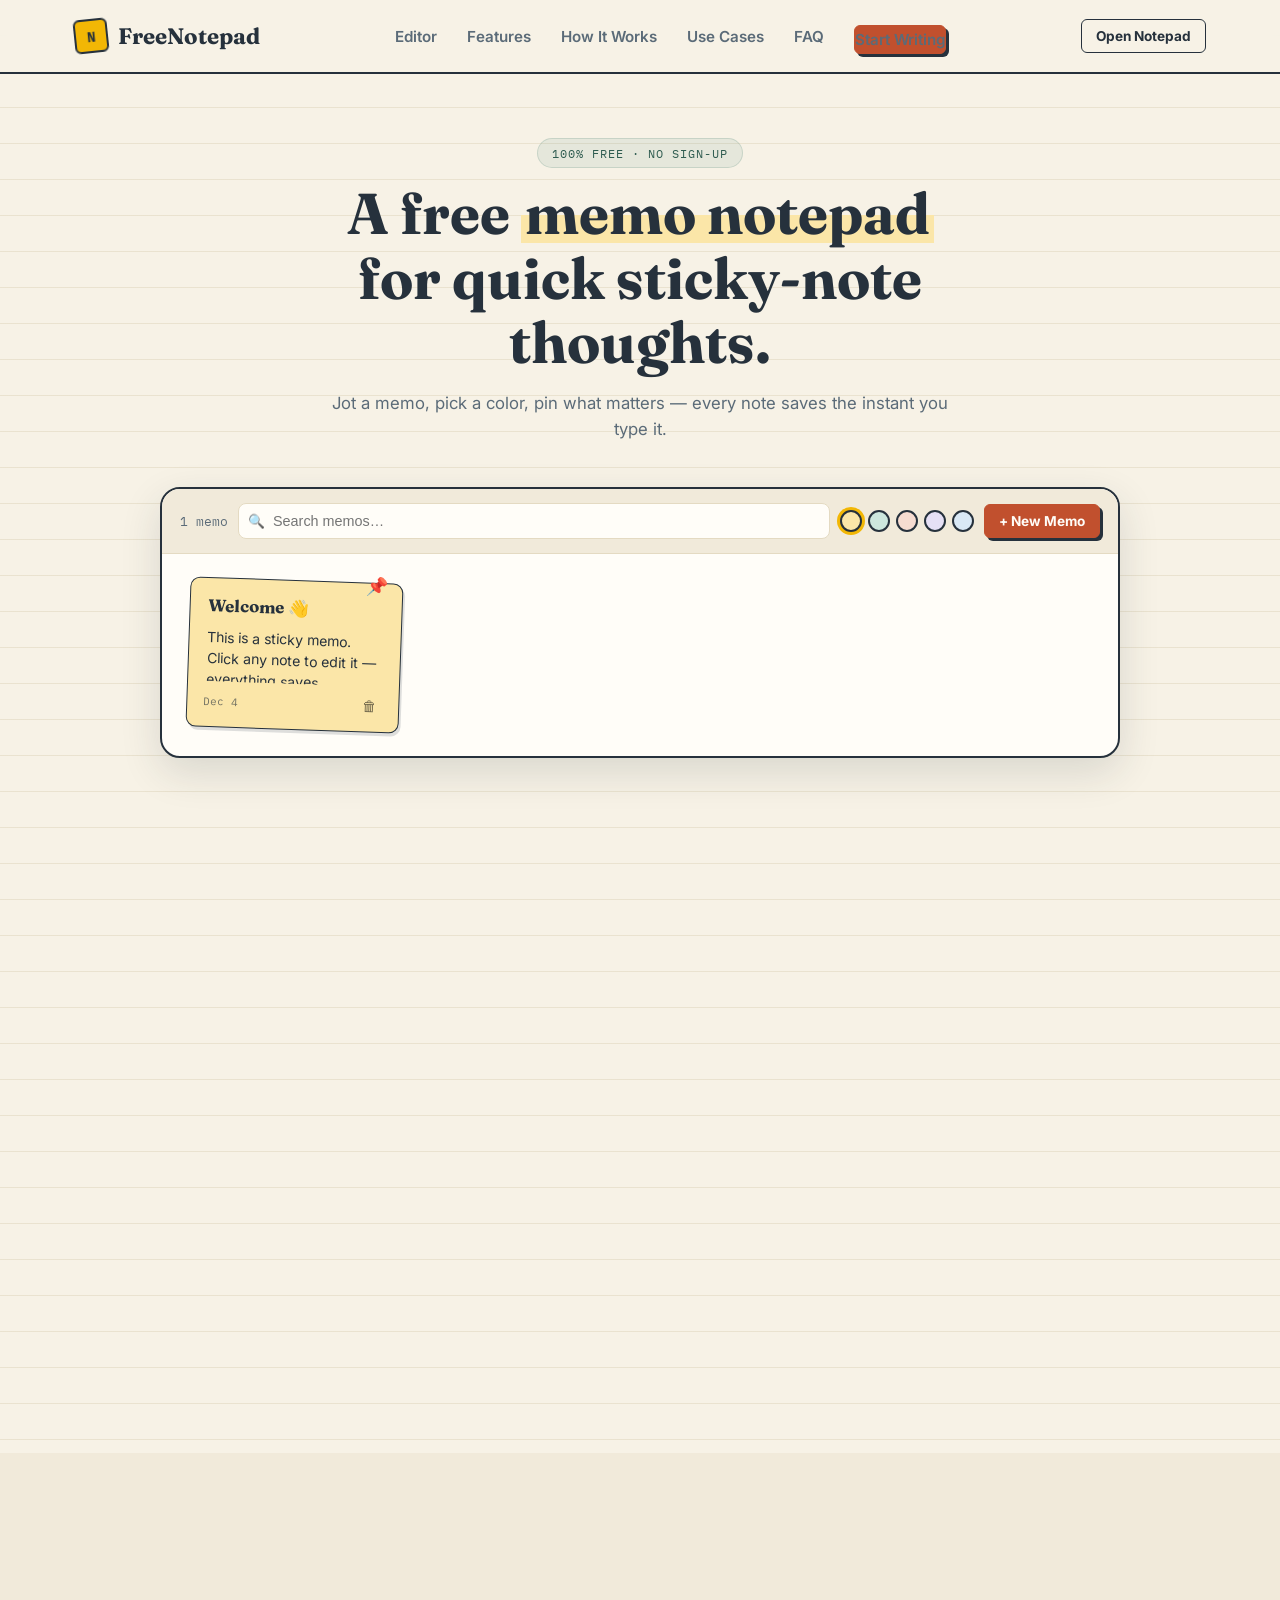
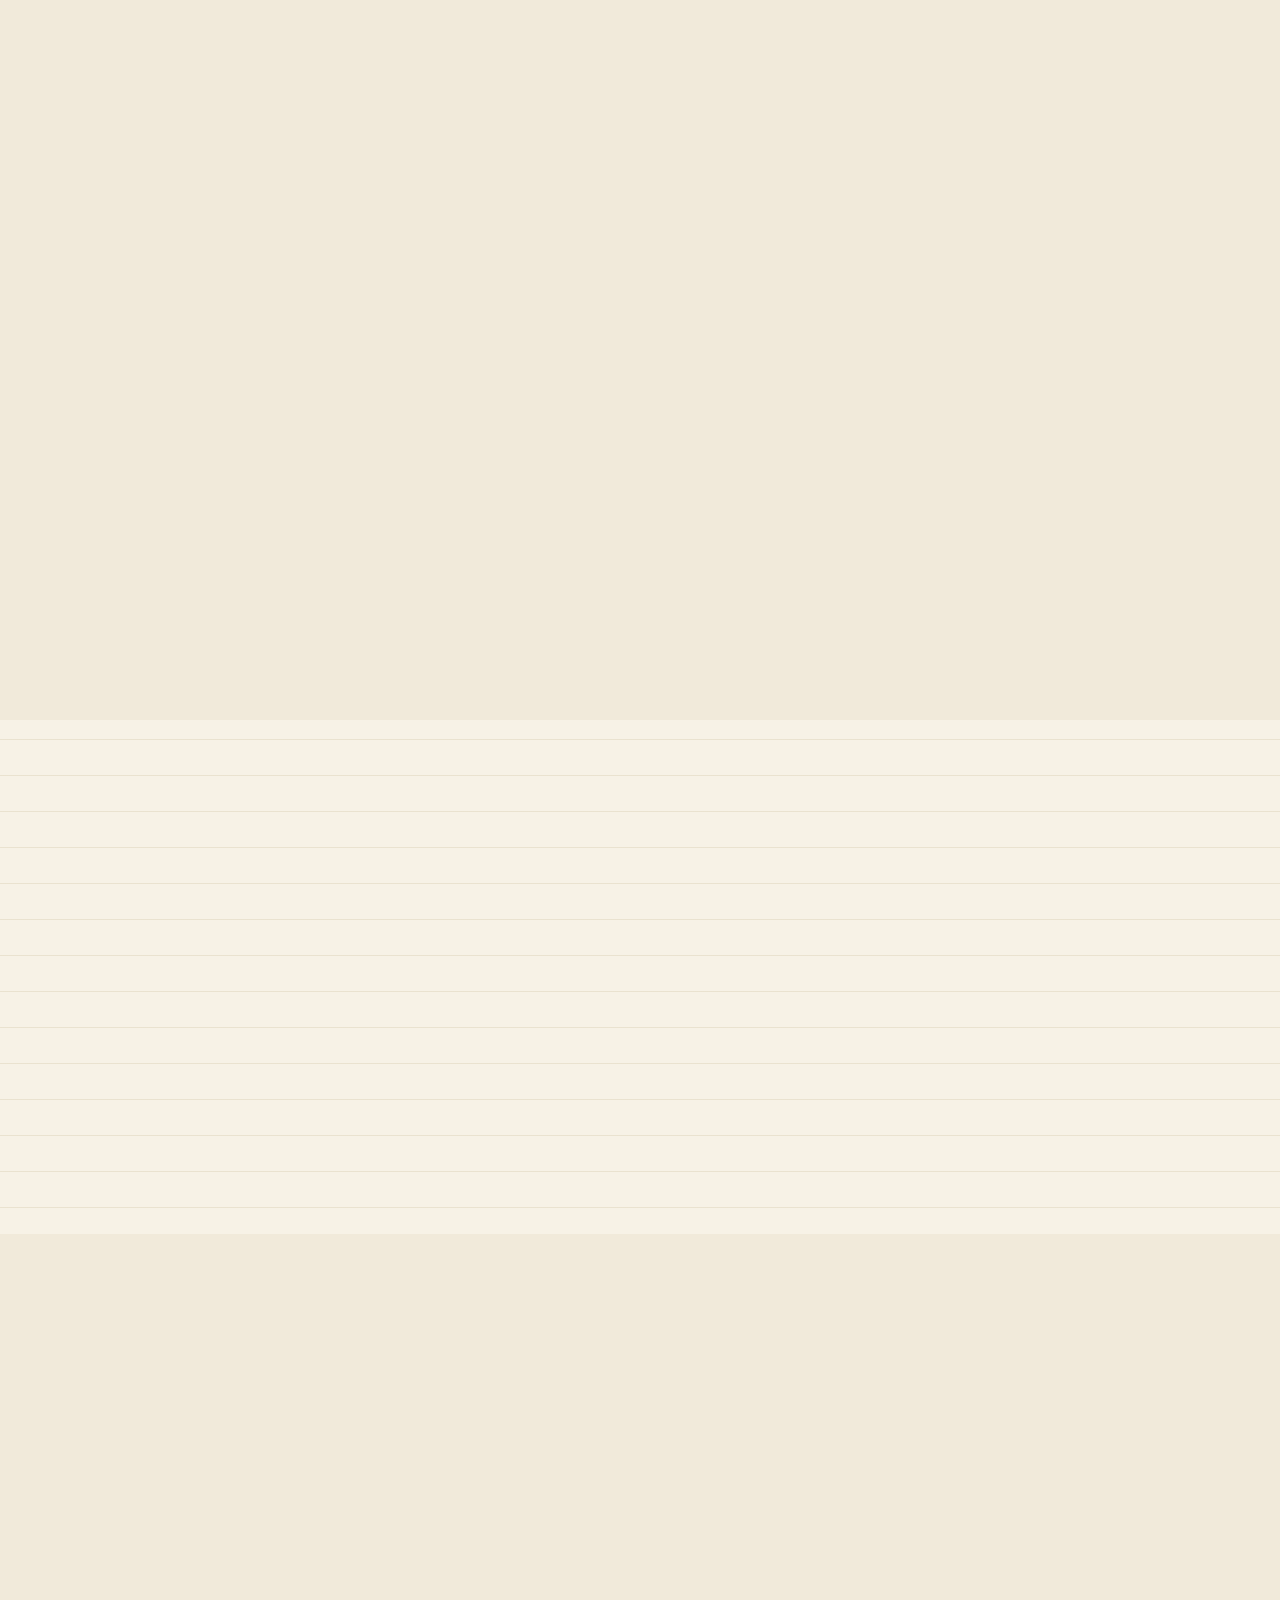
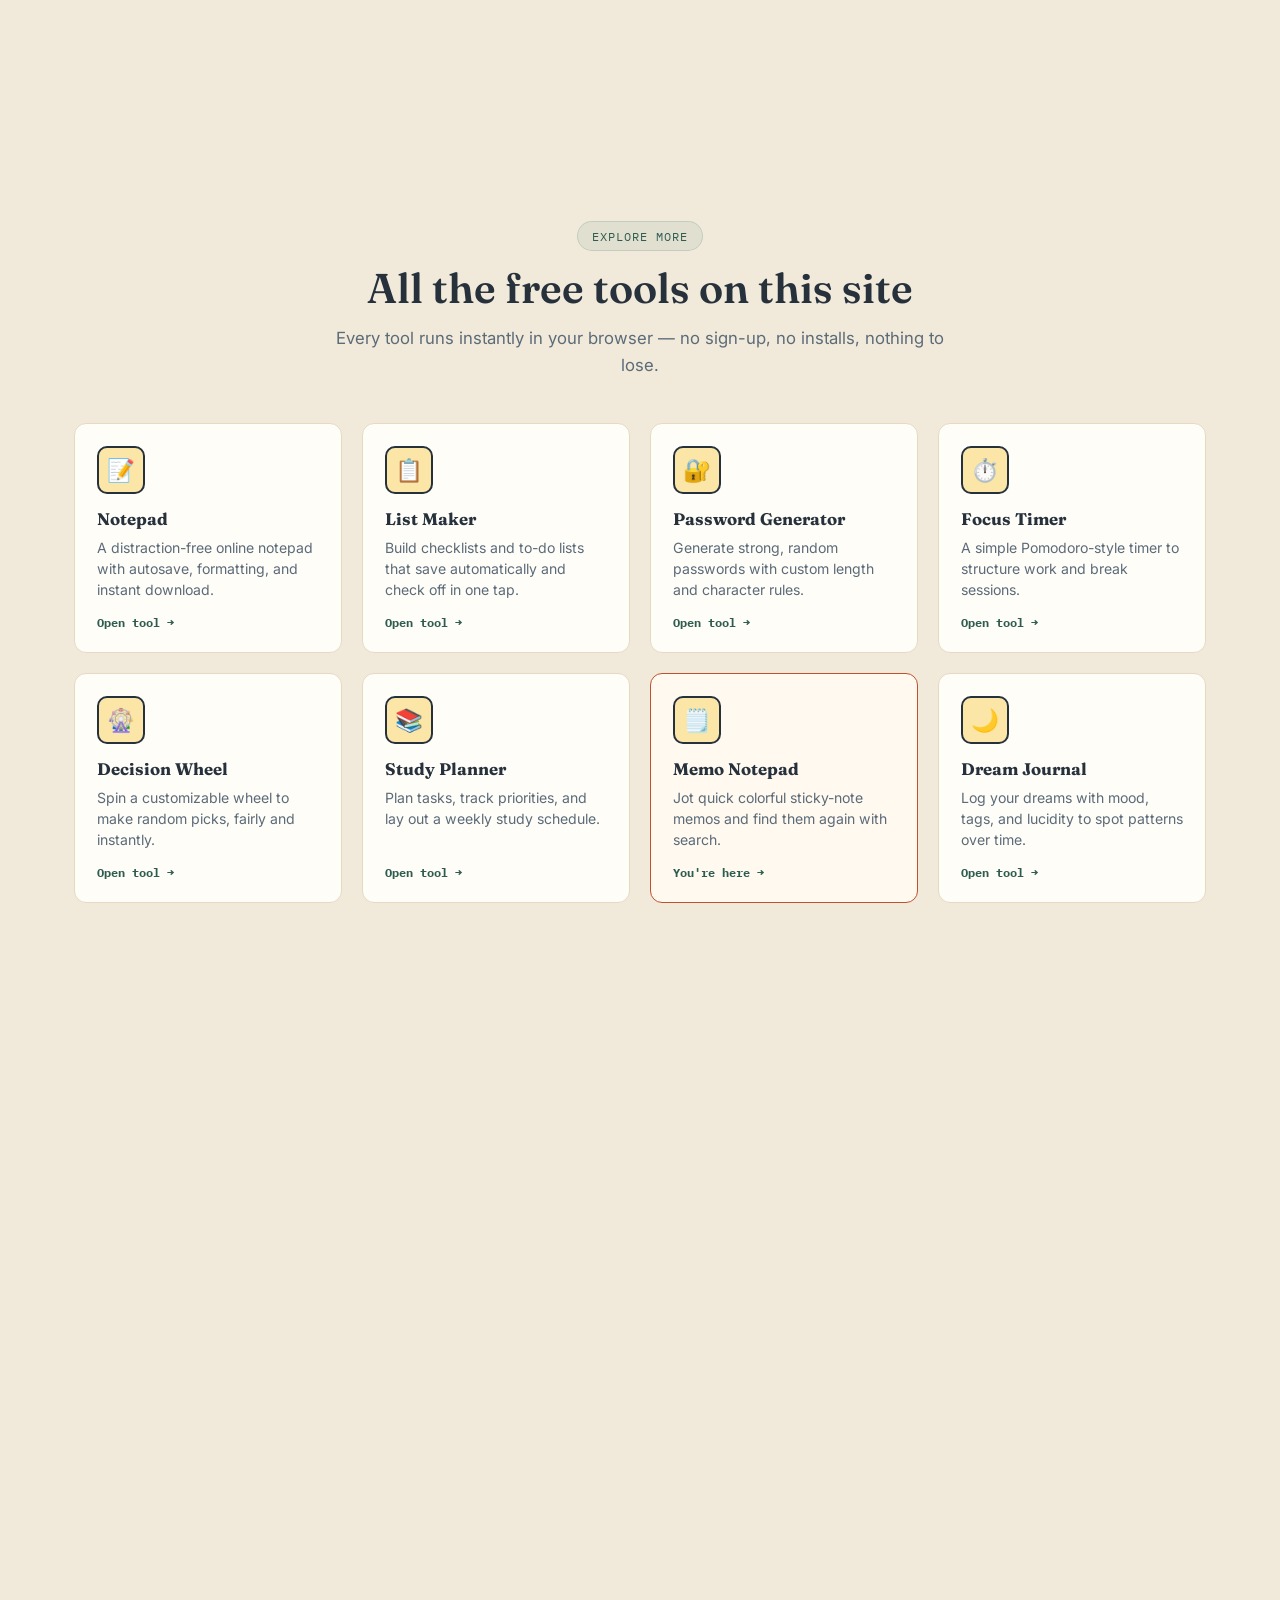
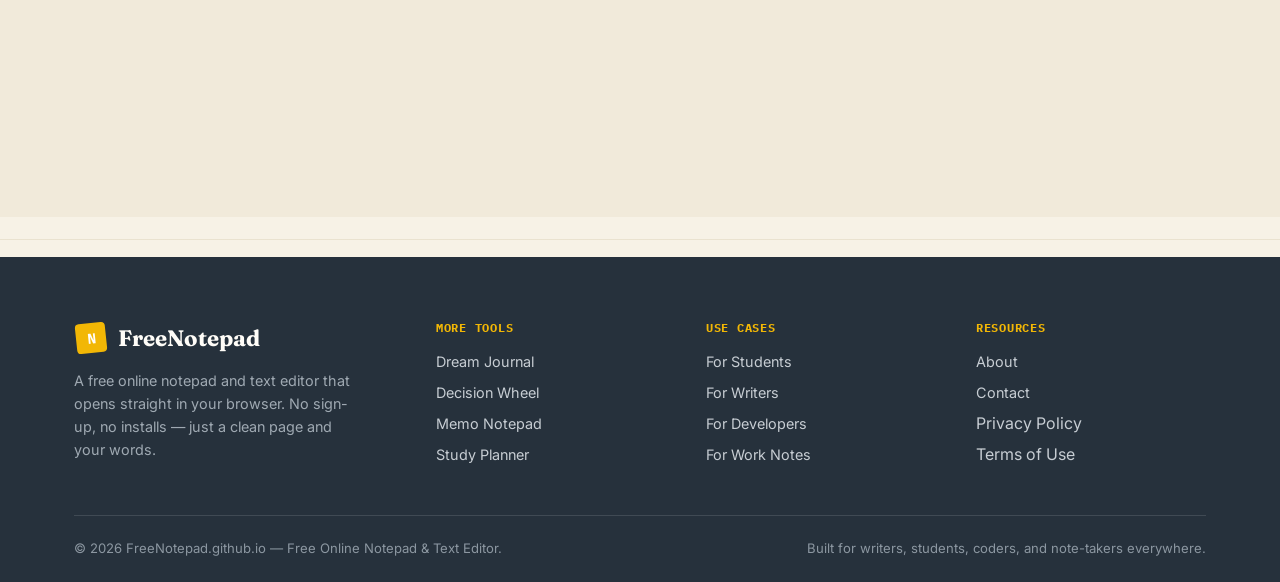
<file: memo-notepad.html>
<!DOCTYPE html>
<html lang="en">
<head>
<meta charset="UTF-8">
<meta name="viewport" content="width=device-width, initial-scale=1.0">
<title>Memo Notepad — Free Online Sticky Notes & Quick Memos</title>
<meta name="description" content="Jot quick colorful sticky-note memos in your browser. Pin important notes, search past memos, and keep everything saved automatically — no sign-up required.">
<meta name="keywords" content="memo notepad, sticky notes online, quick notes app, digital sticky notes, online memo pad, note taking app, virtual sticky notes">
<link rel="canonical" href="https://freenotepad.github.io/memo-notepad.html">

<!-- Open Graph -->
<meta property="og:type" content="website">
<meta property="og:title" content="Memo Notepad — Free Online Sticky Notes & Quick Memos">
<meta property="og:description" content="Jot quick colorful sticky-note memos, pin the important ones, and search past notes — free, in your browser, no sign-up.">
<meta property="og:url" content="https://freenotepad.github.io/memo-notepad.html">
<meta property="og:site_name" content="FreeNotepad">

<!-- Twitter -->
<meta name="twitter:card" content="summary_large_image">
<meta name="twitter:title" content="Memo Notepad — Free Online Sticky Notes & Quick Memos">
<meta name="twitter:description" content="A free digital sticky-note board for quick memos. No installs, no sign-up.">

<meta name="robots" content="index, follow">
<meta name="theme-color" content="#F7F2E6">

<link rel="stylesheet" href="css/styles.css">
<link rel="stylesheet" href="css/apps.css">

<!-- Schema: WebApplication -->
<script type="application/ld+json">
{
  "@context": "https://schema.org",
  "@type": "WebApplication",
  "name": "Memo Notepad",
  "url": "https://freenotepad.github.io/memo-notepad.html",
  "applicationCategory": "Productivity",
  "operatingSystem": "Any (Web Browser)",
  "description": "A free online sticky-note memo board for quick notes. Add colorful memos, pin the important ones, search past notes, and everything saves automatically with no sign-up.",
  "offers": {
    "@type": "Offer",
    "price": "0",
    "priceCurrency": "USD"
  },
  "featureList": [
    "Add colorful sticky-note style memos",
    "Pin important memos to the top",
    "Search across all memos instantly",
    "Five note color options",
    "Autosaves every keystroke",
    "Works on any device"
  ]
}
</script>

<!-- Schema: BreadcrumbList -->
<script type="application/ld+json">
{
  "@context": "https://schema.org",
  "@type": "BreadcrumbList",
  "itemListElement": [
    { "@type": "ListItem", "position": 1, "name": "Home", "item": "https://freenotepad.github.io/" },
    { "@type": "ListItem", "position": 2, "name": "Memo Notepad", "item": "https://freenotepad.github.io/memo-notepad.html" }
  ]
}
</script>

<!-- Schema: FAQPage -->
<script type="application/ld+json">
{
  "@context": "https://schema.org",
  "@type": "FAQPage",
  "mainEntity": [
    { "@type": "Question", "name": "Is Memo Notepad really free to use?", "acceptedAnswer": { "@type": "Answer", "text": "Yes. Memo Notepad is completely free with no sign-up, no subscription, and no limit on how many memos you create." } },
    { "@type": "Question", "name": "Do my memos save automatically?", "acceptedAnswer": { "@type": "Answer", "text": "Yes. Every memo saves to your browser's local storage as you type, so there's no save button to click." } },
    { "@type": "Question", "name": "Can I pin important memos to the top?", "acceptedAnswer": { "@type": "Answer", "text": "Yes. Click the pin icon on any memo to keep it at the top of the board, above unpinned notes." } },
    { "@type": "Question", "name": "Can I search my memos?", "acceptedAnswer": { "@type": "Answer", "text": "Yes. Use the search bar to instantly filter memos by their title or content." } },
    { "@type": "Question", "name": "Will I lose my memos if I close the browser tab?", "acceptedAnswer": { "@type": "Answer", "text": "No. Your memos stay saved in your browser's local storage, so they're still there the next time you open the page on the same device." } },
    { "@type": "Question", "name": "Does Memo Notepad work on mobile phones and tablets?", "acceptedAnswer": { "@type": "Answer", "text": "Yes. The memo board is fully responsive and works smoothly on phones, tablets, laptops, and desktops." } }
  ]
}
</script>
</head>
<body data-tool="memo-notepad">

<script src="js/header.js"></script>

<main>

  <!-- =========================================================
       HERO + APP
  ========================================================== -->
  <section class="hero" id="memo-top">
    <div class="container">
      <div class="section-head center reveal in">
        <span class="eyebrow">100% Free · No Sign-Up</span>
        <h1 class="section-title" style="margin-top:14px;">A free <span class="hl">memo notepad</span> for quick sticky-note thoughts.</h1>
        <p>Jot a memo, pick a color, pin what matters — every note saves the instant you type it.</p>
      </div>

      <div class="app-shell reveal in">
        <div class="app-toolbar">
          <span class="app-toolbar-title" id="memoCount">0 memos</span>
          <div class="memo-toolbar-search">
            <input type="text" id="memoSearchInput" placeholder="Search memos…" aria-label="Search memos">
          </div>
          <div class="memo-colors" id="memoColorPicker"></div>
          <button class="btn btn-primary btn-sm" id="addMemoBtn" type="button">+ New Memo</button>
        </div>
        <div class="app-body">
          <div class="notes-grid" id="notesGrid"></div>
        </div>
      </div>
    </div>
  </section>

  <!-- =========================================================
       DESCRIPTION
  ========================================================== -->
  <section class="seo-content" id="description">
    <div class="container">
      <div class="section-head reveal">
        <span class="eyebrow">Description</span>
        <h2 class="section-title" style="margin-top:14px;">What is Memo Notepad?</h2>
        <p>A digital corkboard for the notes that don't need a whole document.</p>
      </div>

      <div class="content-columns reveal">
        <div>
          <h3>Sticky notes online, without the sticky mess</h3>
          <p>Memo Notepad is a free digital sticky-notes board built for quick, short-lived thoughts — a phone number, a reminder, an idea you don't want to forget. Click "New Memo" and start typing.</p>

          <h3>A quick notes app that colors itself organized</h3>
          <p>Give each memo one of five colors to group them visually — yellow for urgent, mint for ideas, whatever system works for you. The board re-sorts pinned notes to the top automatically.</p>
        </div>
        <div>
          <h3>Find any memo in seconds</h3>
          <p>As your board grows, the search bar filters by title and content instantly, so an online memo pad never turns into a pile you have to scroll through.</p>

          <h3>Every keystroke saved, nothing to install</h3>
          <p>This note-taking app runs entirely in your browser and autosaves to local storage as you type. There's no account, no sync delay, and no install — just open the page and write.</p>
        </div>
      </div>

      <div class="keyword-tags reveal">
        <span>memo notepad</span>
        <span>sticky notes online</span>
        <span>quick notes app</span>
        <span>digital sticky notes</span>
        <span>online memo pad</span>
        <span>note taking app</span>
      </div>
    </div>
  </section>

  <!-- =========================================================
       BENEFITS
  ========================================================== -->
  <section class="features" id="benefits">
    <div class="container">
      <div class="section-head center reveal">
        <span class="eyebrow">Benefits</span>
        <h2 class="section-title" style="margin-top:14px;">Why people use a digital memo board</h2>
        <p>Faster than a notes app, tidier than a desk full of paper stickies.</p>
      </div>

      <div class="feature-grid">
        <div class="feature-card reveal">
          <div class="feature-icon">⚡</div>
          <h3>Capture thoughts instantly</h3>
          <p>One click creates a new memo — no folders or menus standing in the way.</p>
        </div>
        <div class="feature-card reveal">
          <div class="feature-icon">🎨</div>
          <h3>Color-coded organization</h3>
          <p>Five colors let you sort memos visually the moment you glance at the board.</p>
        </div>
        <div class="feature-card reveal">
          <div class="feature-icon">📌</div>
          <h3>Pin what matters</h3>
          <p>Keep your most important memos fixed at the top of the board.</p>
        </div>
        <div class="feature-card reveal">
          <div class="feature-icon">🔍</div>
          <h3>Instant search</h3>
          <p>Find any memo in a growing board without scrolling through everything.</p>
        </div>
        <div class="feature-card reveal">
          <div class="feature-icon">💾</div>
          <h3>Autosaves as you type</h3>
          <p>Every keystroke is saved — no save button, no risk of losing a memo.</p>
        </div>
        <div class="feature-card reveal">
          <div class="feature-icon">🧹</div>
          <h3>Tidy by design</h3>
          <p>Delete a memo in one click when it's no longer needed.</p>
        </div>
        <div class="feature-card reveal">
          <div class="feature-icon">📱</div>
          <h3>Works on any device</h3>
          <p>Fully responsive on phones, tablets, and desktops — same board everywhere.</p>
        </div>
        <div class="feature-card reveal">
          <div class="feature-icon">🔒</div>
          <h3>Private by design</h3>
          <p>Your memos stay in your browser and are never uploaded anywhere.</p>
        </div>
      </div>
    </div>
  </section>

  <!-- =========================================================
       HOW TO USE
  ========================================================== -->
  <section id="how-to">
    <div class="container">
      <div class="section-head reveal">
        <span class="eyebrow">How To Use</span>
        <h2 class="section-title" style="margin-top:14px;">How Memo Notepad works</h2>
        <p>Four steps, no learning curve.</p>
      </div>

      <div class="steps">
        <div class="step-card reveal">
          <div class="step-num">01</div>
          <h3>Pick a color</h3>
          <p>Choose a note color from the toolbar before creating your memo.</p>
        </div>
        <div class="step-card reveal">
          <div class="step-num">02</div>
          <h3>Click New Memo</h3>
          <p>A blank sticky note appears at the top of the board, ready to type.</p>
        </div>
        <div class="step-card reveal">
          <div class="step-num">03</div>
          <h3>Write and it saves</h3>
          <p>Type a title and body — every change is saved automatically as you go.</p>
        </div>
        <div class="step-card reveal">
          <div class="step-num">04</div>
          <h3>Pin, search, or delete</h3>
          <p>Pin key memos, search the board anytime, or delete notes you no longer need.</p>
        </div>
      </div>
    </div>
  </section>

  <!-- =========================================================
       USE CASES
  ========================================================== -->
  <section class="usecases" id="use-cases">
    <div class="container">
      <div class="section-head center reveal">
        <span class="eyebrow">Built For Everyone</span>
        <h2 class="section-title" style="margin-top:14px;">Who uses a memo board?</h2>
        <p>Quick capture fits almost any workflow, from work to home.</p>
      </div>

      <div class="usecase-grid">
        <div class="usecase-card reveal">
          <h3>Remote workers</h3>
          <p>Keep a running board of quick reminders next to your other browser tabs.</p>
        </div>
        <div class="usecase-card reveal">
          <h3>Students</h3>
          <p>Capture a quick thought from a lecture without opening a full document.</p>
        </div>
        <div class="usecase-card reveal">
          <h3>Freelancers</h3>
          <p>Pin client details, passwords reminders, or ideas by color-coded project.</p>
        </div>
        <div class="usecase-card reveal">
          <h3>Everyday use</h3>
          <p>Shopping lists, phone numbers, or a reminder — jot it and move on.</p>
        </div>
      </div>
    </div>
  </section>

  <!-- =========================================================
       ALL TOOLS
  ========================================================== -->
  <div id="all-tools-mount"></div>

  <!-- =========================================================
       FAQ
  ========================================================== -->
  <section class="faq" id="faq">
    <div class="container">
      <div class="section-head center reveal">
        <span class="eyebrow">Questions</span>
        <h2 class="section-title" style="margin-top:14px;">Frequently asked questions</h2>
        <p>Quick answers about using the free Memo Notepad.</p>
      </div>

      <div class="faq-list reveal">
        <div class="faq-item">
          <button class="faq-q">Is Memo Notepad really free to use?<span class="plus">+</span></button>
          <div class="faq-a"><p>Yes. Memo Notepad is completely free with no sign-up, no subscription, and no limit on how many memos you create.</p></div>
        </div>
        <div class="faq-item">
          <button class="faq-q">Do my memos save automatically?<span class="plus">+</span></button>
          <div class="faq-a"><p>Yes. Every memo saves to your browser's local storage as you type, so there's no save button to click.</p></div>
        </div>
        <div class="faq-item">
          <button class="faq-q">Can I pin important memos to the top?<span class="plus">+</span></button>
          <div class="faq-a"><p>Yes. Click the pin icon on any memo to keep it at the top of the board, above unpinned notes.</p></div>
        </div>
        <div class="faq-item">
          <button class="faq-q">Can I search my memos?<span class="plus">+</span></button>
          <div class="faq-a"><p>Yes. Use the search bar to instantly filter memos by their title or content.</p></div>
        </div>
        <div class="faq-item">
          <button class="faq-q">Will I lose my memos if I close the browser tab?<span class="plus">+</span></button>
          <div class="faq-a"><p>No. Your memos stay saved in your browser's local storage, so they're still there the next time you open the page on the same device.</p></div>
        </div>
        <div class="faq-item">
          <button class="faq-q">Does Memo Notepad work on mobile phones and tablets?<span class="plus">+</span></button>
          <div class="faq-a"><p>Yes. The memo board is fully responsive and works smoothly on phones, tablets, laptops, and desktops.</p></div>
        </div>
      </div>
    </div>
  </section>

</main>

<script src="js/footer.js"></script>
<script src="js/app.js"></script>
<script src="js/memo-notepad.js"></script>
<script src="js/all-tools.js"></script>
</body>
</html>
</file>
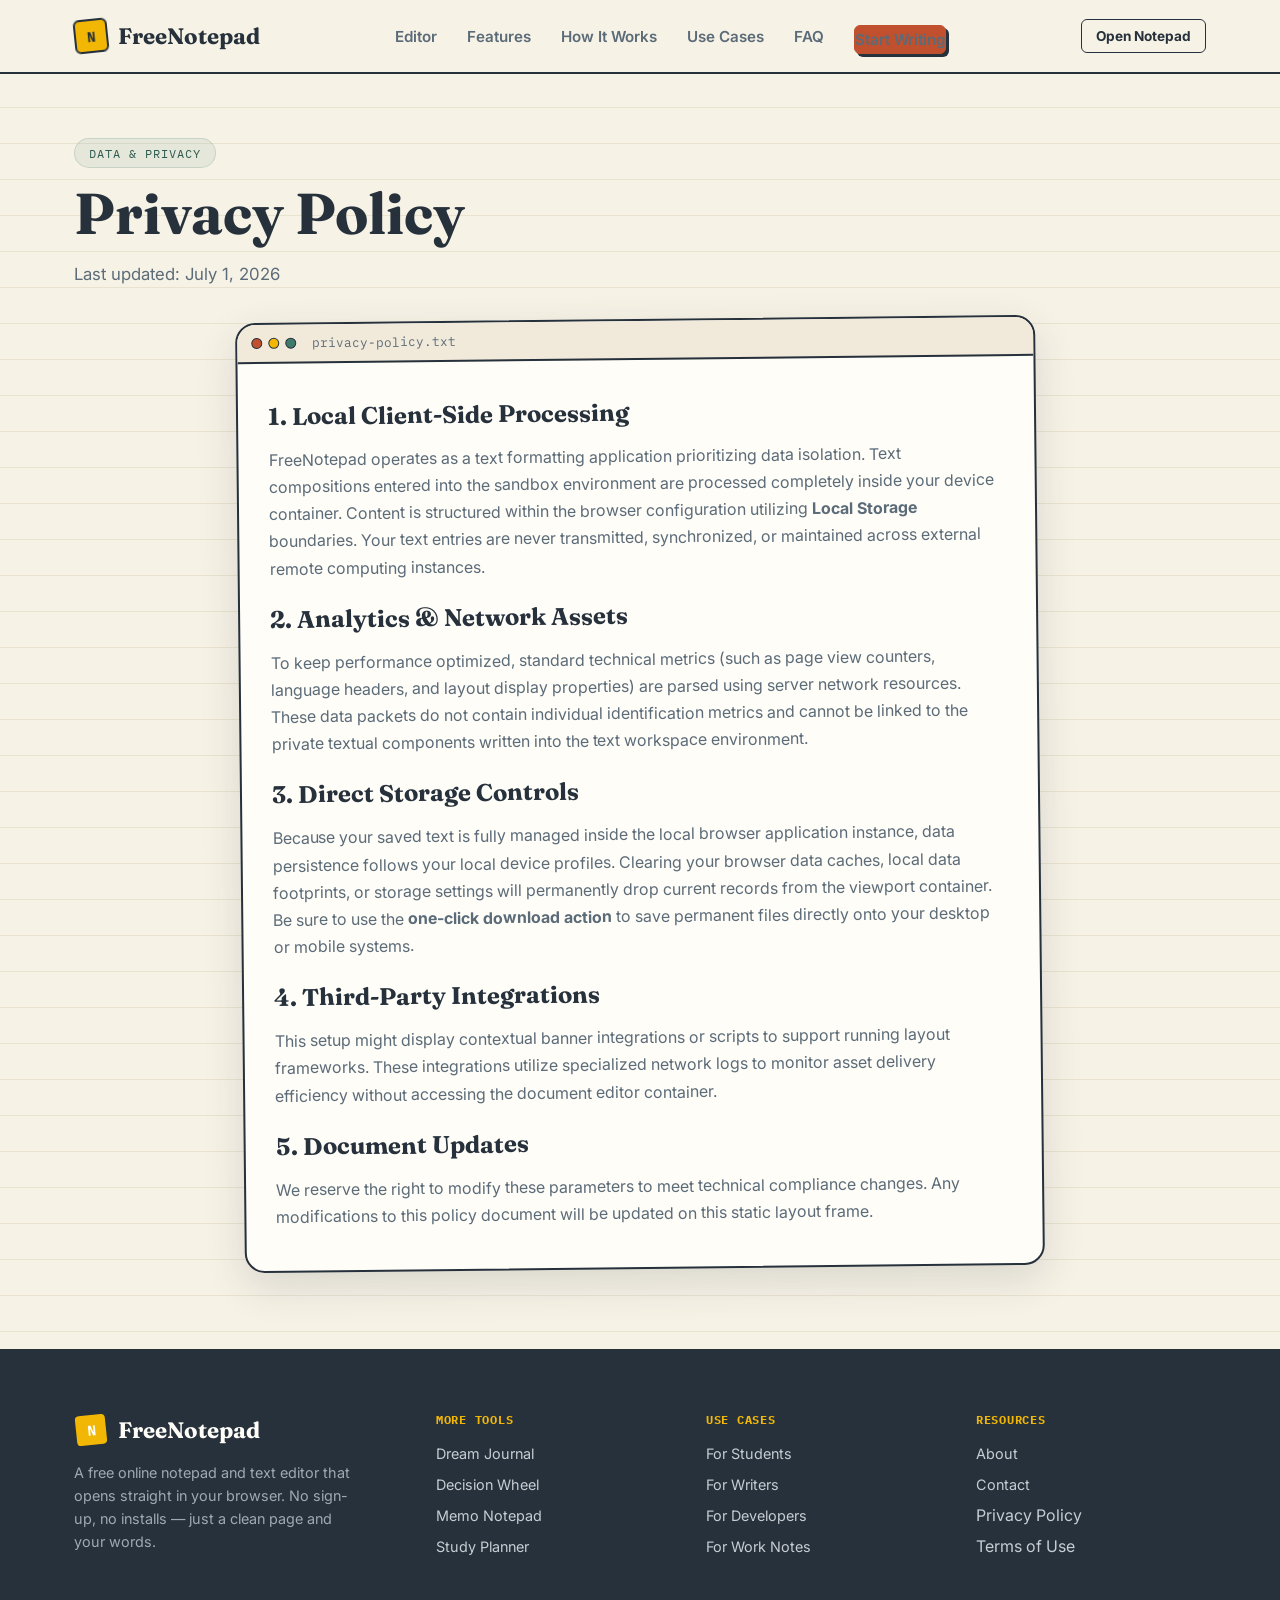
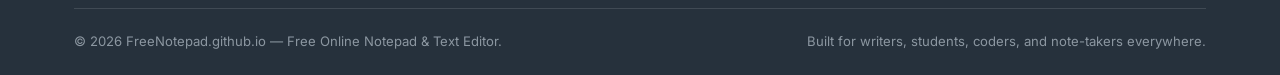
<file: privacy.html>
<!DOCTYPE html>
<html lang="en">
<head>
<meta charset="UTF-8">
<meta name="viewport" content="width=device-width, initial-scale=1.0">
<title>Privacy Policy — FreeNotepad</title>
<meta name="description" content="Privacy Policy for FreeNotepad. Learn how your data stays fully inside your browser container using local client-side storage technologies.">
<meta name="robots" content="index, follow">
<meta name="theme-color" content="#F7F2E6">
<link rel="stylesheet" href="css/styles.css">

<!-- Schema: WebPage -->
<script type="application/ld+json">
{
  "@context": "https://schema.org",
  "@type": "WebPage",
  "name": "Privacy Policy - FreeNotepad",
  "url": "https://freenotepad.github.io/privacy.html",
  "description": "Privacy policy details explaining local data persistence and browser storage boundaries."
}
</script>
</head>
<body>

<script src="js/header.js"></script>

<main>
  <section class="hero">
    <div class="container">
      <div class="section-head reveal in" style="margin-bottom: 32px;">
        <span class="eyebrow">Data & Privacy</span>
        <h1 style="margin-top:14px;">Privacy Policy</h1>
        <p>Last updated: July 1, 2026</p>
      </div>

      <div class="notebook" style="max-width: 800px; margin: 0 auto;">
        <div class="notebook-tabbar">
          <span class="dot d1"></span><span class="dot d2"></span><span class="dot d3"></span>
          <span class="fname">privacy-policy.txt</span>
        </div>
        
        <div style="padding: 40px 30px; font-family: var(--font-body); line-height: 1.7; color: var(--ink-soft);">
          <h2 style="font-family: var(--font-display); color: var(--ink); font-size: 1.5rem; margin-bottom: 12px;">1. Local Client-Side Processing</h2>
          <p style="margin-bottom: 24px;">FreeNotepad operates as a text formatting application prioritizing data isolation. Text compositions entered into the sandbox environment are processed completely inside your device container. Content is structured within the browser configuration utilizing <strong>Local Storage</strong> boundaries. Your text entries are never transmitted, synchronized, or maintained across external remote computing instances.</p>

          <h2 style="font-family: var(--font-display); color: var(--ink); font-size: 1.5rem; margin-bottom: 12px;">2. Analytics & Network Assets</h2>
          <p style="margin-bottom: 24px;">To keep performance optimized, standard technical metrics (such as page view counters, language headers, and layout display properties) are parsed using server network resources. These data packets do not contain individual identification metrics and cannot be linked to the private textual components written into the text workspace environment.</p>

          <h2 style="font-family: var(--font-display); color: var(--ink); font-size: 1.5rem; margin-bottom: 12px;">3. Direct Storage Controls</h2>
          <p style="margin-bottom: 24px;">Because your saved text is fully managed inside the local browser application instance, data persistence follows your local device profiles. Clearing your browser data caches, local data footprints, or storage settings will permanently drop current records from the viewport container. Be sure to use the <strong>one-click download action</strong> to save permanent files directly onto your desktop or mobile systems.</p>

          <h2 style="font-family: var(--font-display); color: var(--ink); font-size: 1.5rem; margin-bottom: 12px;">4. Third-Party Integrations</h2>
          <p style="margin-bottom: 24px;">This setup might display contextual banner integrations or scripts to support running layout frameworks. These integrations utilize specialized network logs to monitor asset delivery efficiency without accessing the document editor container.</p>

          <h2 style="font-family: var(--font-display); color: var(--ink); font-size: 1.5rem; margin-bottom: 12px;">5. Document Updates</h2>
          <p style="margin-bottom: 0;">We reserve the right to modify these parameters to meet technical compliance changes. Any modifications to this policy document will be updated on this static layout frame.</p>
        </div>
      </div>
    </div>
  </section>
</main>

<script src="js/footer.js"></script>
<script src="js/app.js"></script>
</body>
</html>
</file>
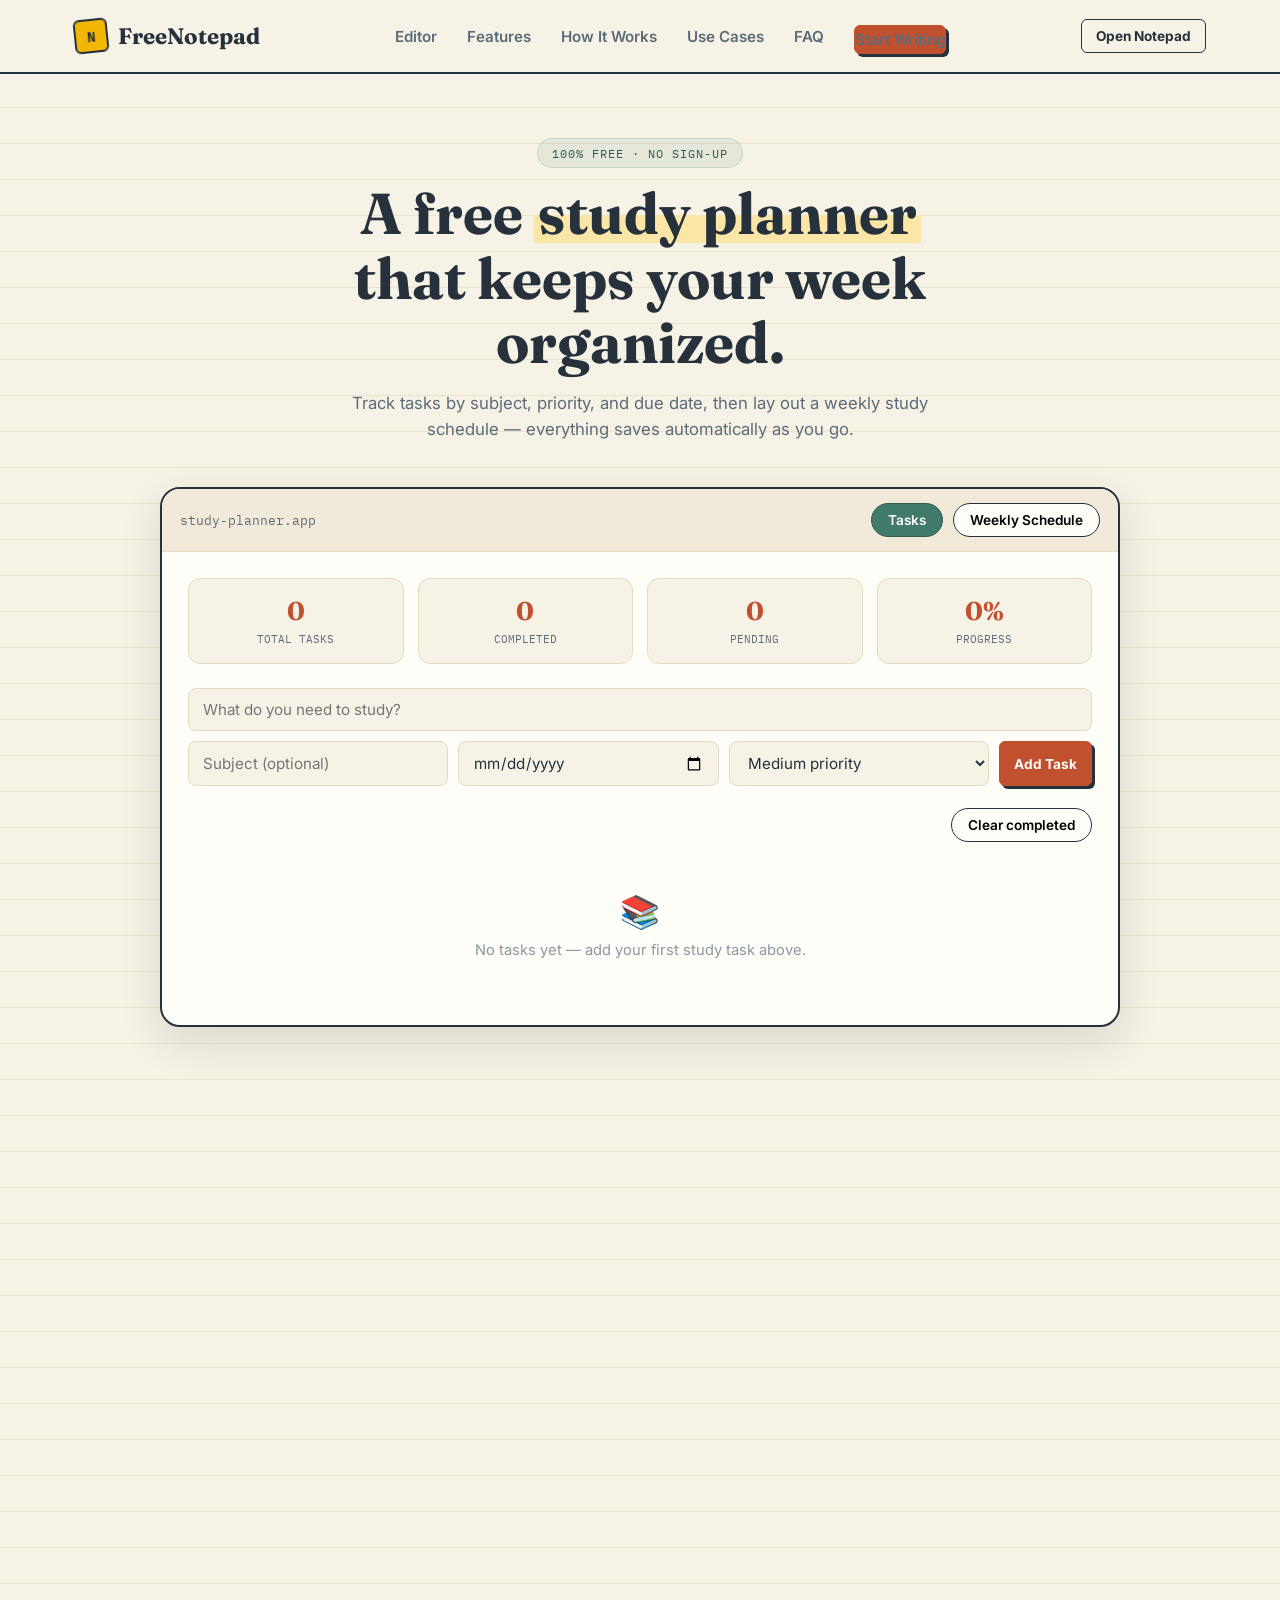
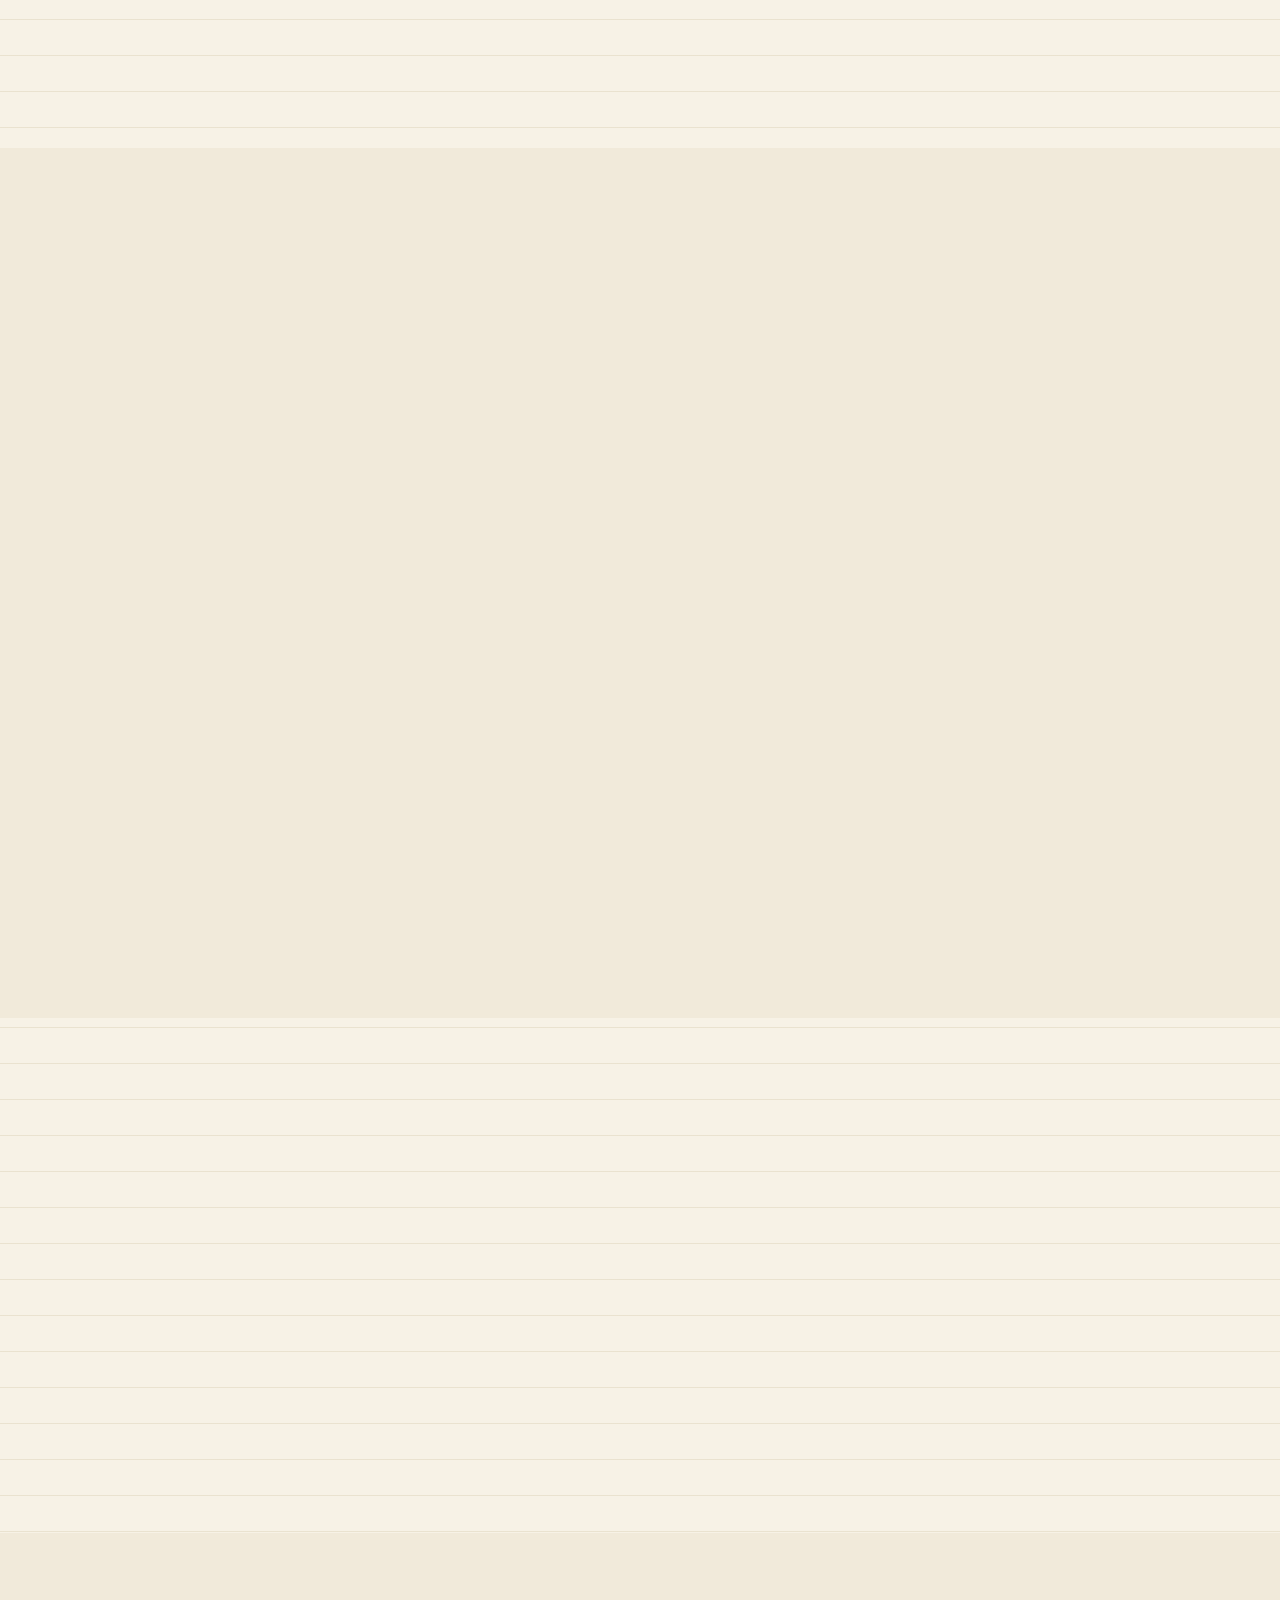
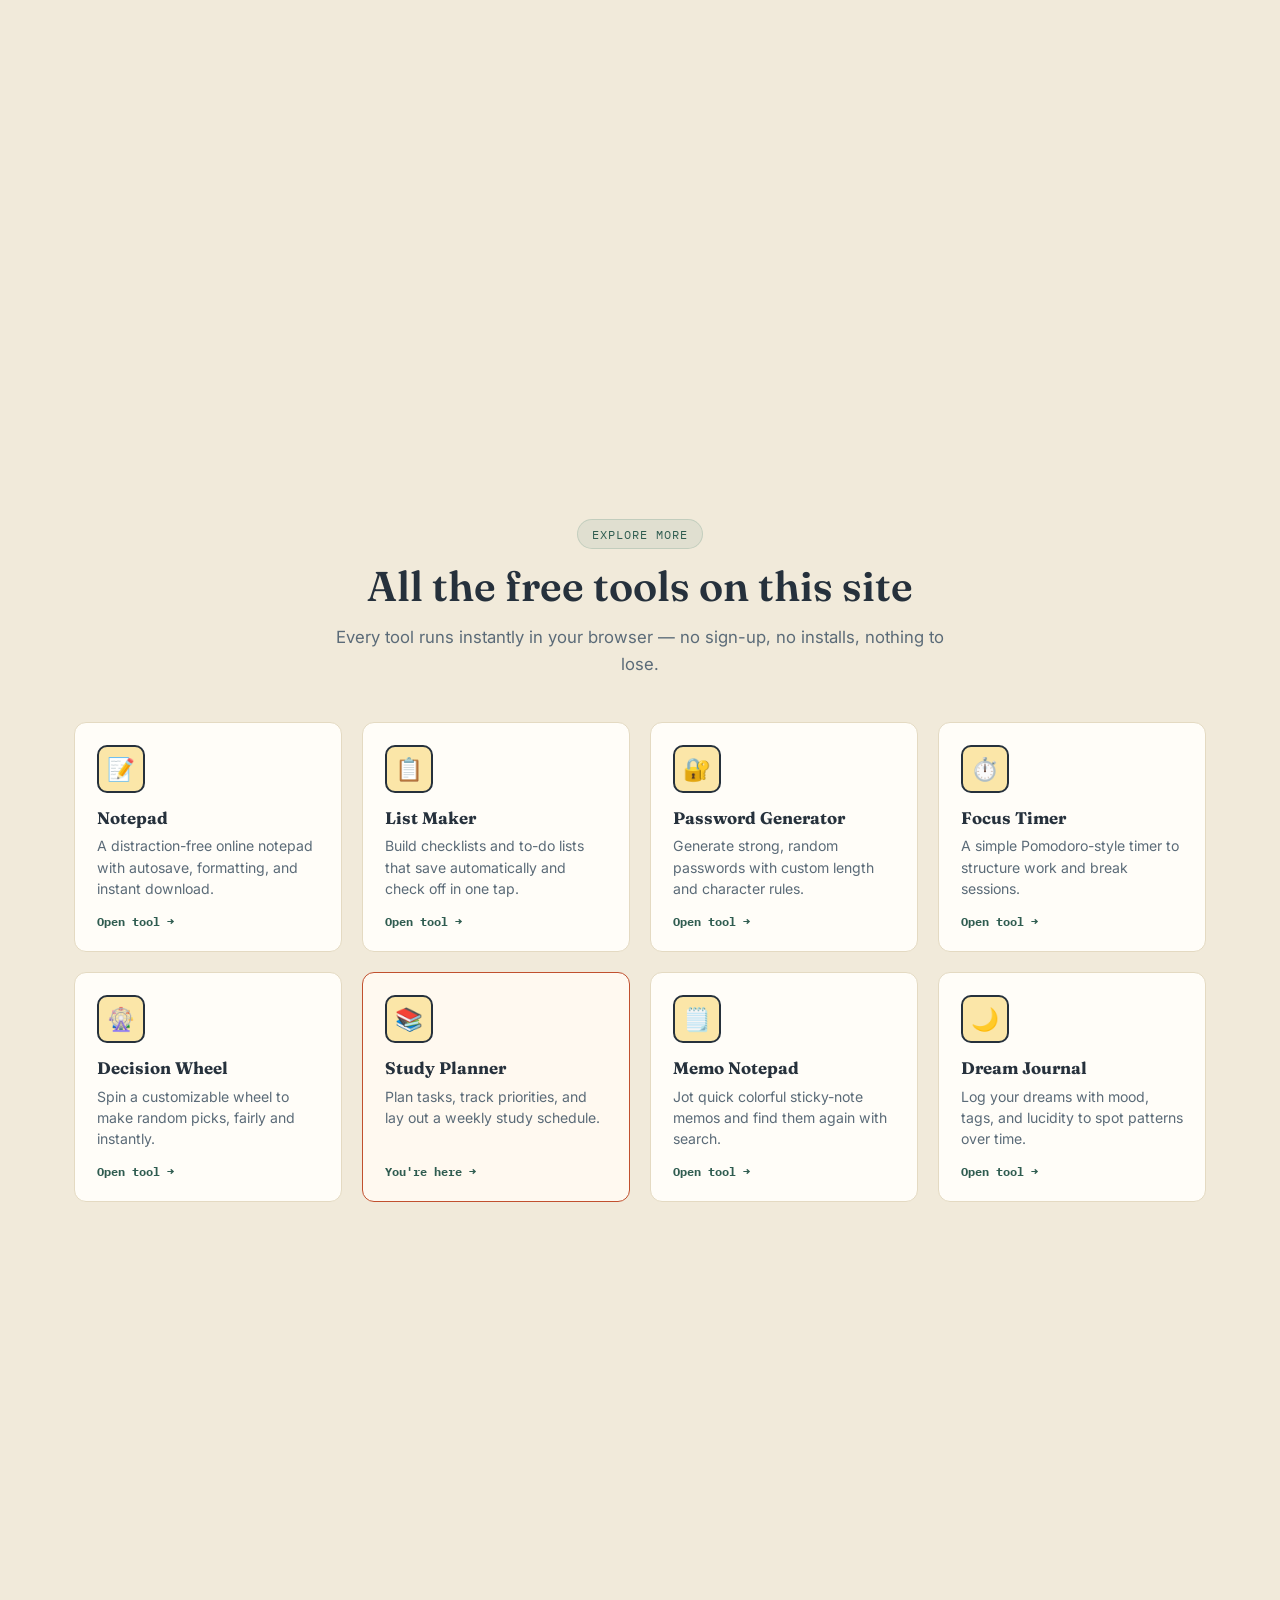
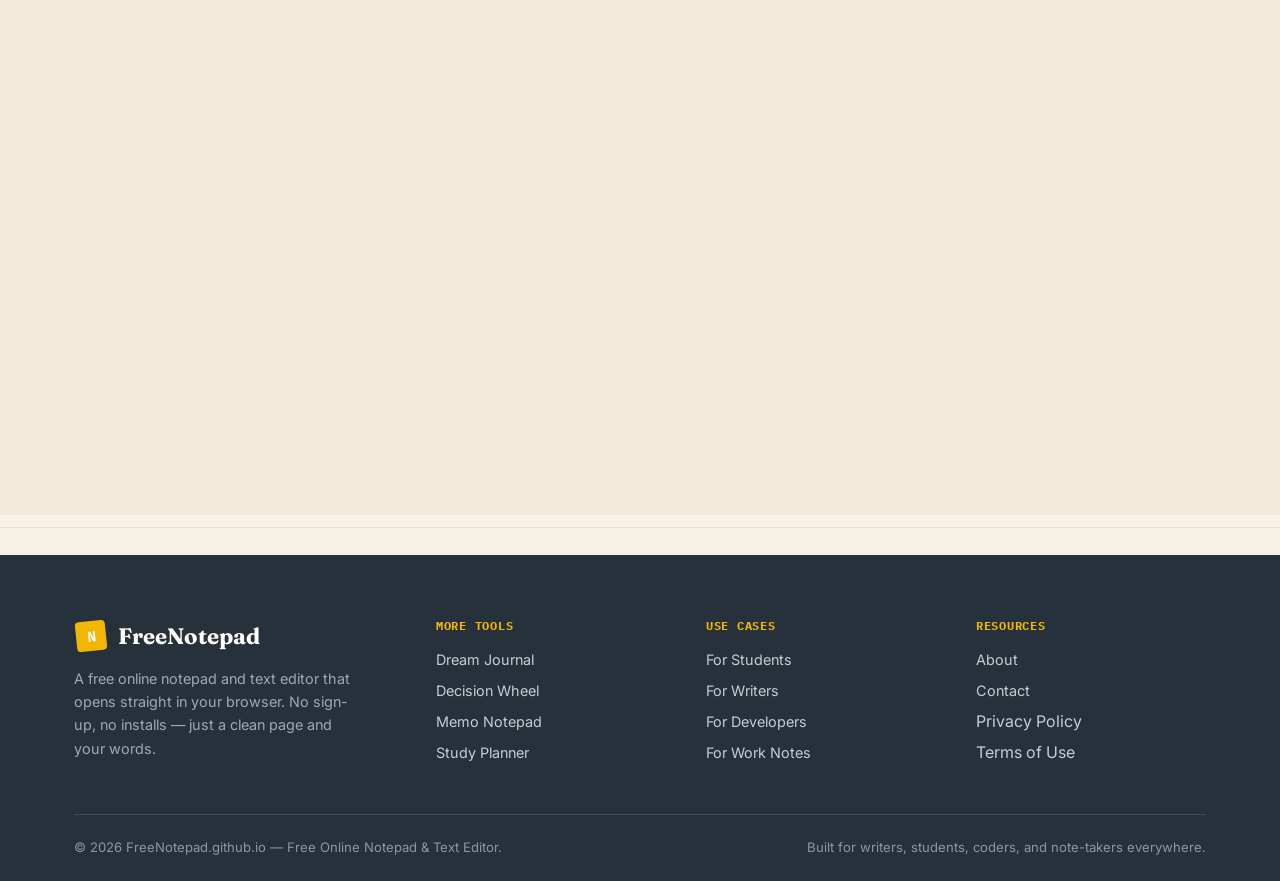
<file: study-planner.html>
<!DOCTYPE html>
<html lang="en">
<head>
<meta charset="UTF-8">
<meta name="viewport" content="width=device-width, initial-scale=1.0">
<title>Study Planner — Free Online Study Schedule & Task Tracker</title>
<meta name="description" content="Plan your study sessions with a free online study planner. Track tasks by priority and due date, and lay out a weekly study schedule — no sign-up required.">
<meta name="keywords" content="study planner, study schedule maker, study planner online, homework planner, student task tracker, weekly study schedule, exam planner, study organizer">
<link rel="canonical" href="https://freenotepad.github.io/study-planner.html">

<!-- Open Graph -->
<meta property="og:type" content="website">
<meta property="og:title" content="Study Planner — Free Online Study Schedule & Task Tracker">
<meta property="og:description" content="Track study tasks by priority and due date, and build a weekly study schedule — free, in your browser, no sign-up.">
<meta property="og:url" content="https://freenotepad.github.io/study-planner.html">
<meta property="og:site_name" content="FreeNotepad">

<!-- Twitter -->
<meta name="twitter:card" content="summary_large_image">
<meta name="twitter:title" content="Study Planner — Free Online Study Schedule & Task Tracker">
<meta name="twitter:description" content="A free study planner with task priorities, due dates, and a weekly schedule grid. No installs, no sign-up.">

<meta name="robots" content="index, follow">
<meta name="theme-color" content="#F7F2E6">

<link rel="stylesheet" href="css/styles.css">
<link rel="stylesheet" href="css/apps.css">

<!-- Schema: WebApplication -->
<script type="application/ld+json">
{
  "@context": "https://schema.org",
  "@type": "WebApplication",
  "name": "Study Planner",
  "url": "https://freenotepad.github.io/study-planner.html",
  "applicationCategory": "EducationApplication",
  "operatingSystem": "Any (Web Browser)",
  "description": "A free online study planner for tracking study tasks by subject, priority, and due date, plus a weekly schedule grid for planning study sessions. No sign-up required.",
  "offers": {
    "@type": "Offer",
    "price": "0",
    "priceCurrency": "USD"
  },
  "featureList": [
    "Task list with subject, due date, and priority",
    "Progress and completion stats",
    "Weekly study schedule grid",
    "Mark tasks complete with one click",
    "Saves your plan in the browser",
    "Works on any device"
  ]
}
</script>

<!-- Schema: BreadcrumbList -->
<script type="application/ld+json">
{
  "@context": "https://schema.org",
  "@type": "BreadcrumbList",
  "itemListElement": [
    { "@type": "ListItem", "position": 1, "name": "Home", "item": "https://freenotepad.github.io/" },
    { "@type": "ListItem", "position": 2, "name": "Study Planner", "item": "https://freenotepad.github.io/study-planner.html" }
  ]
}
</script>

<!-- Schema: FAQPage -->
<script type="application/ld+json">
{
  "@context": "https://schema.org",
  "@type": "FAQPage",
  "mainEntity": [
    { "@type": "Question", "name": "Is the Study Planner really free to use?", "acceptedAnswer": { "@type": "Answer", "text": "Yes. The Study Planner is completely free with no sign-up, no subscription, and no limits on tasks or schedule entries." } },
    { "@type": "Question", "name": "Do I need an account to save my study plan?", "acceptedAnswer": { "@type": "Answer", "text": "No account is needed. Your tasks and schedule are saved automatically to your browser's local storage on your own device." } },
    { "@type": "Question", "name": "Can I set priorities and due dates for tasks?", "acceptedAnswer": { "@type": "Answer", "text": "Yes. Each task can have a subject, a due date, and a priority level of low, medium, or high." } },
    { "@type": "Question", "name": "What is the weekly schedule grid for?", "acceptedAnswer": { "@type": "Answer", "text": "The schedule tab lets you block out study sessions across the week by clicking a time slot and labeling it with a subject, similar to a paper timetable." } },
    { "@type": "Question", "name": "Will I lose my plan if I close the browser tab?", "acceptedAnswer": { "@type": "Answer", "text": "No. Your tasks and schedule stay saved in your browser's local storage, so they're still there the next time you open the page on the same device." } },
    { "@type": "Question", "name": "Does the Study Planner work on mobile phones and tablets?", "acceptedAnswer": { "@type": "Answer", "text": "Yes. The planner is fully responsive and works smoothly on phones, tablets, laptops, and desktops." } }
  ]
}
</script>
</head>
<body data-tool="study-planner">

<script src="js/header.js"></script>

<main>

  <!-- =========================================================
       HERO + APP
  ========================================================== -->
  <section class="hero" id="planner-top">
    <div class="container">
      <div class="section-head center reveal in">
        <span class="eyebrow">100% Free · No Sign-Up</span>
        <h1 class="section-title" style="margin-top:14px;">A free <span class="hl">study planner</span> that keeps your week organized.</h1>
        <p>Track tasks by subject, priority, and due date, then lay out a weekly study schedule — everything saves automatically as you go.</p>
      </div>

      <div class="app-shell reveal in">
        <div class="app-toolbar">
          <span class="app-toolbar-title">study-planner.app</span>
          <button class="pill-btn active" id="tabTasksBtn" type="button">Tasks</button>
          <button class="pill-btn" id="tabScheduleBtn" type="button">Weekly Schedule</button>
        </div>
        <div class="app-body">

          <div class="planner-stats">
            <div class="planner-stat"><strong id="statTotal">0</strong><span>Total Tasks</span></div>
            <div class="planner-stat"><strong id="statDone">0</strong><span>Completed</span></div>
            <div class="planner-stat"><strong id="statPending">0</strong><span>Pending</span></div>
            <div class="planner-stat"><strong id="statProgress">0%</strong><span>Progress</span></div>
          </div>

          <div id="tasksPanel">
            <form class="task-form" id="taskForm">
              <div class="input-row">
                <input type="text" id="taskTitleInput" placeholder="What do you need to study?" aria-label="Task title" required>
              </div>
              <div class="input-row">
                <input type="text" id="taskSubjectInput" placeholder="Subject (optional)" aria-label="Subject">
                <input type="date" id="taskDueInput" aria-label="Due date">
                <select id="taskPriorityInput" aria-label="Priority">
                  <option value="low">Low priority</option>
                  <option value="medium" selected>Medium priority</option>
                  <option value="high">High priority</option>
                </select>
                <button type="submit" class="btn btn-primary btn-sm">Add Task</button>
              </div>
            </form>

            <div style="display:flex; justify-content:flex-end; margin-bottom:10px;">
              <button class="pill-btn" id="clearDoneBtn" type="button">Clear completed</button>
            </div>

            <ul class="task-list" id="taskList"></ul>
          </div>

          <div id="schedulePanel" style="display:none;">
            <div style="display:flex; justify-content:flex-end; margin-bottom:14px;">
              <button class="pill-btn" id="scheduleClearBtn" type="button">Clear schedule</button>
            </div>
            <p style="color:var(--ink-soft); font-size:0.88rem; margin:0 0 14px;">Click any time slot to add or edit a subject for that block.</p>
            <div class="schedule-grid" id="scheduleGrid"></div>
          </div>

        </div>
      </div>
    </div>
  </section>

  <!-- =========================================================
       DESCRIPTION
  ========================================================== -->
  <section class="seo-content" id="description">
    <div class="container">
      <div class="section-head reveal">
        <span class="eyebrow">Description</span>
        <h2 class="section-title" style="margin-top:14px;">What is the Study Planner?</h2>
        <p>A lightweight way to organize study tasks and see your week at a glance.</p>
      </div>

      <div class="content-columns reveal">
        <div>
          <h3>A study planner online, built for real workloads</h3>
          <p>The Study Planner is a free study schedule maker for students who want a clear view of what's due, what's next, and where the time actually goes. Add tasks with a subject, due date, and priority, then check them off as you finish.</p>

          <h3>A homework planner that keeps priorities visible</h3>
          <p>Every task is tagged as low, medium, or high priority, so the things that matter most never get buried at the bottom of a long list. The stats bar keeps a running total of your progress as you complete tasks.</p>
        </div>
        <div>
          <h3>A weekly study schedule you can build in minutes</h3>
          <p>Switch to the schedule tab to lay out a weekly study schedule across seven days and eight time blocks. Click any slot to label it with a subject — a fast alternative to a printed timetable.</p>

          <h3>Everything saved automatically, nothing to install</h3>
          <p>This student task tracker runs entirely in your browser. Your tasks and schedule are saved to local storage automatically, so your exam planner is exactly where you left it next time you open the page.</p>
        </div>
      </div>

      <div class="keyword-tags reveal">
        <span>study planner</span>
        <span>study schedule maker</span>
        <span>homework planner</span>
        <span>student task tracker</span>
        <span>weekly study schedule</span>
        <span>exam planner</span>
      </div>
    </div>
  </section>

  <!-- =========================================================
       BENEFITS
  ========================================================== -->
  <section class="features" id="benefits">
    <div class="container">
      <div class="section-head center reveal">
        <span class="eyebrow">Benefits</span>
        <h2 class="section-title" style="margin-top:14px;">Why students use a study planner</h2>
        <p>A clear plan makes study time more effective and a lot less stressful.</p>
      </div>

      <div class="feature-grid">
        <div class="feature-card reveal">
          <div class="feature-icon">✅</div>
          <h3>Never miss a due date</h3>
          <p>See every deadline at a glance, sorted with the soonest and highest priority first.</p>
        </div>
        <div class="feature-card reveal">
          <div class="feature-icon">🎯</div>
          <h3>Prioritize what matters</h3>
          <p>Tag tasks by priority so the most important work never gets lost in the list.</p>
        </div>
        <div class="feature-card reveal">
          <div class="feature-icon">🗓️</div>
          <h3>Plan your whole week</h3>
          <p>Block out study sessions by subject across a full weekly schedule grid.</p>
        </div>
        <div class="feature-card reveal">
          <div class="feature-icon">📊</div>
          <h3>Track real progress</h3>
          <p>A live completion percentage shows how much of your workload is actually done.</p>
        </div>
        <div class="feature-card reveal">
          <div class="feature-icon">💾</div>
          <h3>Nothing to lose</h3>
          <p>Tasks and schedule save automatically, so a closed tab never means lost work.</p>
        </div>
        <div class="feature-card reveal">
          <div class="feature-icon">⚡</div>
          <h3>Fast to update</h3>
          <p>Add a task or reschedule a study block in a couple of clicks, no menus to dig through.</p>
        </div>
        <div class="feature-card reveal">
          <div class="feature-icon">📱</div>
          <h3>Works on any device</h3>
          <p>Plan from a laptop and check tasks off from your phone between classes.</p>
        </div>
        <div class="feature-card reveal">
          <div class="feature-icon">🔒</div>
          <h3>Private by design</h3>
          <p>Your study plan stays in your browser and is never uploaded anywhere.</p>
        </div>
      </div>
    </div>
  </section>

  <!-- =========================================================
       HOW TO USE
  ========================================================== -->
  <section id="how-to">
    <div class="container">
      <div class="section-head reveal">
        <span class="eyebrow">How To Use</span>
        <h2 class="section-title" style="margin-top:14px;">How the Study Planner works</h2>
        <p>Set up your task list, then map out your week.</p>
      </div>

      <div class="steps">
        <div class="step-card reveal">
          <div class="step-num">01</div>
          <h3>Add a task</h3>
          <p>Type what you need to study, then set a subject, due date, and priority.</p>
        </div>
        <div class="step-card reveal">
          <div class="step-num">02</div>
          <h3>Check tasks off</h3>
          <p>Tap the checkbox as you complete each task — your progress updates instantly.</p>
        </div>
        <div class="step-card reveal">
          <div class="step-num">03</div>
          <h3>Switch to Schedule</h3>
          <p>Open the Weekly Schedule tab to see your seven-day, eight-block grid.</p>
        </div>
        <div class="step-card reveal">
          <div class="step-num">04</div>
          <h3>Block out study time</h3>
          <p>Click a time slot and label it with a subject to plan your study sessions.</p>
        </div>
      </div>
    </div>
  </section>

  <!-- =========================================================
       USE CASES
  ========================================================== -->
  <section class="usecases" id="use-cases">
    <div class="container">
      <div class="section-head center reveal">
        <span class="eyebrow">Built For Everyone</span>
        <h2 class="section-title" style="margin-top:14px;">Who uses a study planner?</h2>
        <p>From weekly reading to exam season, a clear plan helps any kind of studying.</p>
      </div>

      <div class="usecase-grid">
        <div class="usecase-card reveal">
          <h3>High school students</h3>
          <p>Track homework across subjects and never miss a due date again.</p>
        </div>
        <div class="usecase-card reveal">
          <h3>College students</h3>
          <p>Balance readings, assignments, and exam prep with clear priorities.</p>
        </div>
        <div class="usecase-card reveal">
          <h3>Self-learners</h3>
          <p>Structure independent study around a real weekly schedule.</p>
        </div>
        <div class="usecase-card reveal">
          <h3>Parents &amp; tutors</h3>
          <p>Help a student plan their week and see completed work at a glance.</p>
        </div>
      </div>
    </div>
  </section>

  <!-- =========================================================
       ALL TOOLS
  ========================================================== -->
  <div id="all-tools-mount"></div>

  <!-- =========================================================
       FAQ
  ========================================================== -->
  <section class="faq" id="faq">
    <div class="container">
      <div class="section-head center reveal">
        <span class="eyebrow">Questions</span>
        <h2 class="section-title" style="margin-top:14px;">Frequently asked questions</h2>
        <p>Quick answers about using the free Study Planner.</p>
      </div>

      <div class="faq-list reveal">
        <div class="faq-item">
          <button class="faq-q">Is the Study Planner really free to use?<span class="plus">+</span></button>
          <div class="faq-a"><p>Yes. The Study Planner is completely free with no sign-up, no subscription, and no limits on tasks or schedule entries.</p></div>
        </div>
        <div class="faq-item">
          <button class="faq-q">Do I need an account to save my study plan?<span class="plus">+</span></button>
          <div class="faq-a"><p>No account is needed. Your tasks and schedule are saved automatically to your browser's local storage on your own device.</p></div>
        </div>
        <div class="faq-item">
          <button class="faq-q">Can I set priorities and due dates for tasks?<span class="plus">+</span></button>
          <div class="faq-a"><p>Yes. Each task can have a subject, a due date, and a priority level of low, medium, or high.</p></div>
        </div>
        <div class="faq-item">
          <button class="faq-q">What is the weekly schedule grid for?<span class="plus">+</span></button>
          <div class="faq-a"><p>The schedule tab lets you block out study sessions across the week by clicking a time slot and labeling it with a subject, similar to a paper timetable.</p></div>
        </div>
        <div class="faq-item">
          <button class="faq-q">Will I lose my plan if I close the browser tab?<span class="plus">+</span></button>
          <div class="faq-a"><p>No. Your tasks and schedule stay saved in your browser's local storage, so they're still there the next time you open the page on the same device.</p></div>
        </div>
        <div class="faq-item">
          <button class="faq-q">Does the Study Planner work on mobile phones and tablets?<span class="plus">+</span></button>
          <div class="faq-a"><p>Yes. The planner is fully responsive and works smoothly on phones, tablets, laptops, and desktops.</p></div>
        </div>
      </div>
    </div>
  </section>

</main>

<script src="js/footer.js"></script>
<script src="js/app.js"></script>
<script src="js/study-planner.js"></script>
<script src="js/all-tools.js"></script>
</body>
</html>
</file>
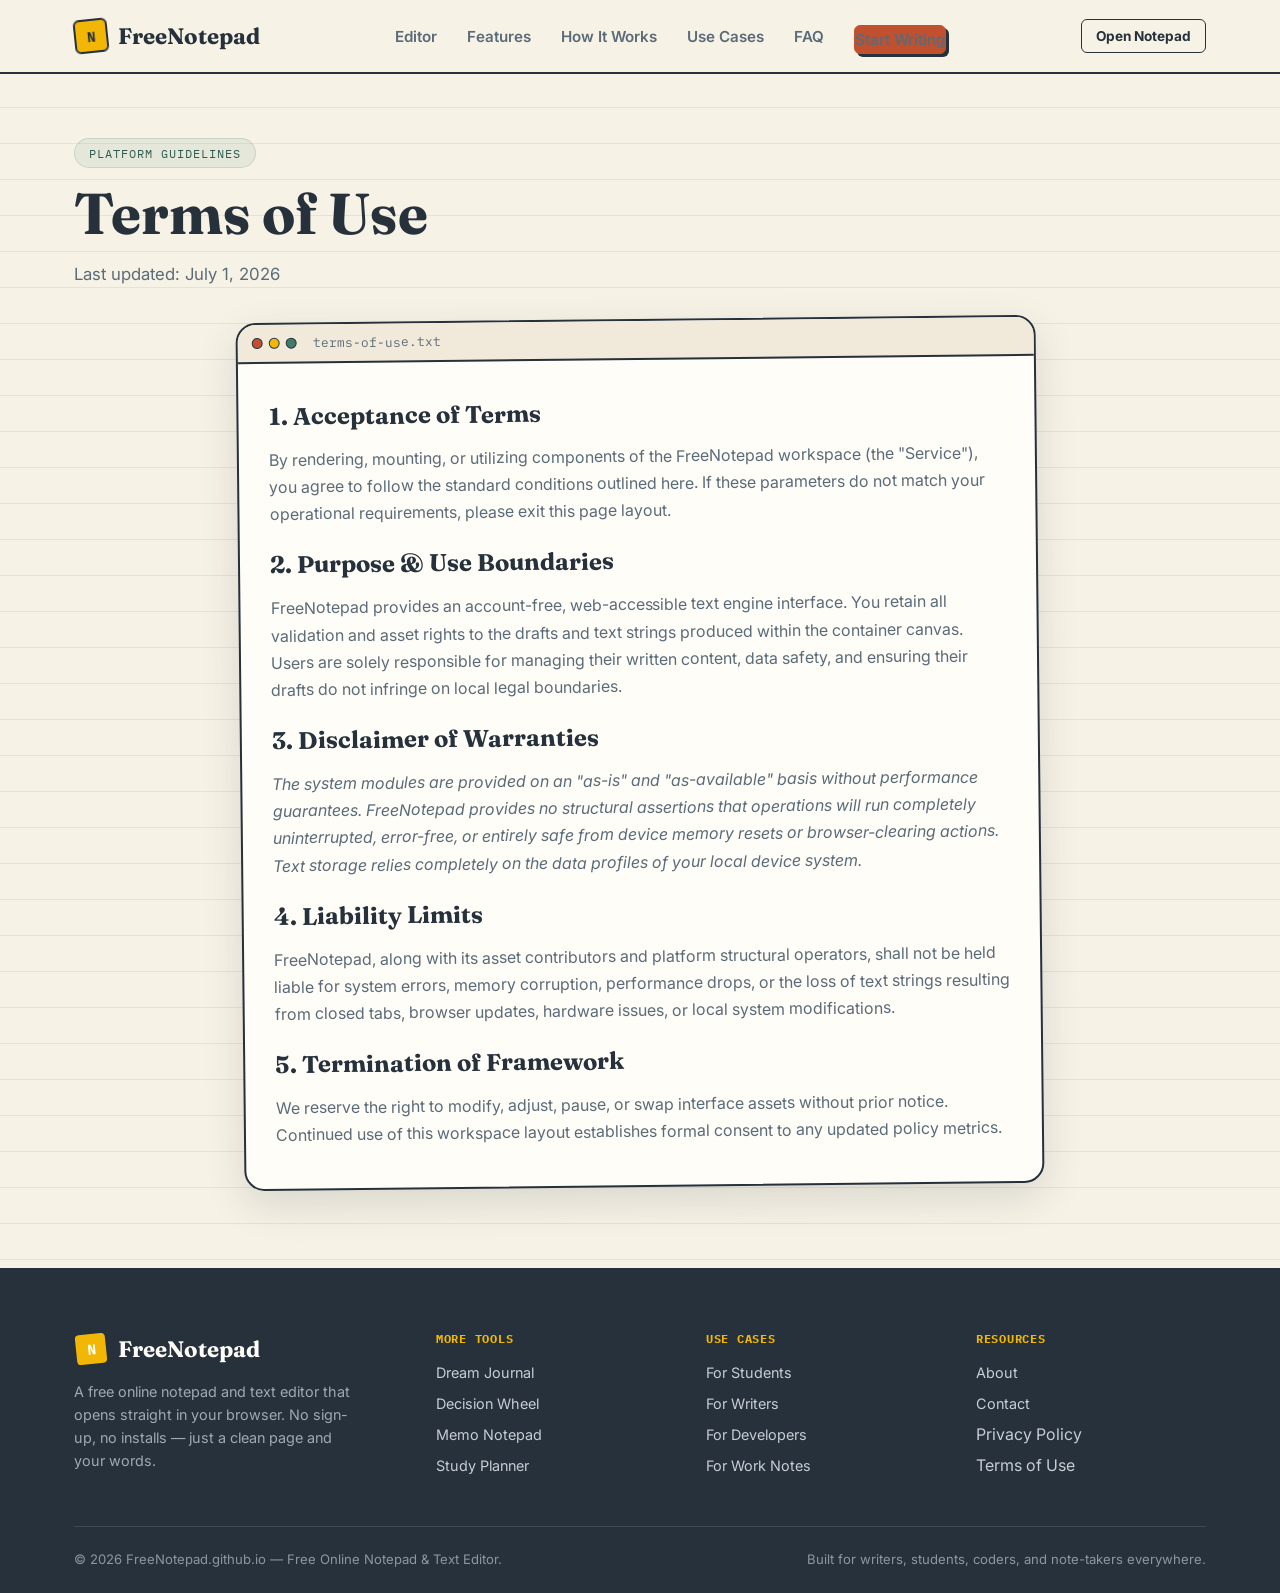
<file: terms.html>
<!DOCTYPE html>
<html lang="en">
<head>
<meta charset="UTF-8">
<meta name="viewport" content="width=device-width, initial-scale=1.0">
<title>Terms of Use — FreeNotepad</title>
<meta name="description" content="Terms of Use and standard operating guidelines for FreeNotepad. Read our platform liability terms and usage structures.">
<meta name="robots" content="index, follow">
<meta name="theme-color" content="#F7F2E6">
<link rel="stylesheet" href="css/styles.css">

<!-- Schema: WebPage -->
<script type="application/ld+json">
{
  "@context": "https://schema.org",
  "@type": "WebPage",
  "name": "Terms of Use - FreeNotepad",
  "url": "https://freenotepad.github.io/terms.html",
  "description": "Terms of service framework governing tool usage, liability limits, and platform conditions."
}
</script>
</head>
<body>

<script src="js/header.js"></script>

<main>
  <section class="hero">
    <div class="container">
      <div class="section-head reveal in" style="margin-bottom: 32px;">
        <span class="eyebrow">Platform Guidelines</span>
        <h1 style="margin-top:14px;">Terms of Use</h1>
        <p>Last updated: July 1, 2026</p>
      </div>

      <div class="notebook" style="max-width: 800px; margin: 0 auto;">
        <div class="notebook-tabbar">
          <span class="dot d1"></span><span class="dot d2"></span><span class="dot d3"></span>
          <span class="fname">terms-of-use.txt</span>
        </div>
        
        <div style="padding: 40px 30px; font-family: var(--font-body); line-height: 1.7; color: var(--ink-soft);">
          <h2 style="font-family: var(--font-display); color: var(--ink); font-size: 1.5rem; margin-bottom: 12px;">1. Acceptance of Terms</h2>
          <p style="margin-bottom: 24px;">By rendering, mounting, or utilizing components of the FreeNotepad workspace (the "Service"), you agree to follow the standard conditions outlined here. If these parameters do not match your operational requirements, please exit this page layout.</p>

          <h2 style="font-family: var(--font-display); color: var(--ink); font-size: 1.5rem; margin-bottom: 12px;">2. Purpose & Use Boundaries</h2>
          <p style="margin-bottom: 24px;">FreeNotepad provides an account-free, web-accessible text engine interface. You retain all validation and asset rights to the drafts and text strings produced within the container canvas. Users are solely responsible for managing their written content, data safety, and ensuring their drafts do not infringe on local legal boundaries.</p>

          <h2 style="font-family: var(--font-display); color: var(--ink); font-size: 1.5rem; margin-bottom: 12px;">3. Disclaimer of Warranties</h2>
          <p style="margin-bottom: 24px; font-style: italic;">The system modules are provided on an "as-is" and "as-available" basis without performance guarantees. FreeNotepad provides no structural assertions that operations will run completely uninterrupted, error-free, or entirely safe from device memory resets or browser-clearing actions. Text storage relies completely on the data profiles of your local device system.</p>

          <h2 style="font-family: var(--font-display); color: var(--ink); font-size: 1.5rem; margin-bottom: 12px;">4. Liability Limits</h2>
          <p style="margin-bottom: 24px;">FreeNotepad, along with its asset contributors and platform structural operators, shall not be held liable for system errors, memory corruption, performance drops, or the loss of text strings resulting from closed tabs, browser updates, hardware issues, or local system modifications.</p>

          <h2 style="font-family: var(--font-display); color: var(--ink); font-size: 1.5rem; margin-bottom: 12px;">5. Termination of Framework</h2>
          <p style="margin-bottom: 0;">We reserve the right to modify, adjust, pause, or swap interface assets without prior notice. Continued use of this workspace layout establishes formal consent to any updated policy metrics.</p>
        </div>
      </div>
    </div>
  </section>
</main>

<script src="js/footer.js"></script>
<script src="js/app.js"></script>
</body>
</html>
</file>
<file: css/styles.css>
/* =========================================================
   FreeNotepad — Notepad Online Text Editor
   Design system: "The Study Desk" — ruled paper, ink & highlighter
   ========================================================= */

@import url('https://fonts.googleapis.com/css2?family=Fraunces:opsz,wght@9..144,400;9..144,500;9..144,600;9..144,700&family=Inter:wght@400;500;600;700;800&family=IBM+Plex+Mono:wght@400;500;600&display=swap');

:root{
  /* --- Color tokens --- */
  --paper: #F7F2E6;
  --paper-2: #F1EADA;
  --paper-line: #DDD3B9;
  --white: #FFFDF8;
  --ink: #26313C;
  --ink-soft: #5B6B78;
  --ink-faint: #8B98A2;
  --highlight: #F2B705;
  --highlight-soft: #FBE6A8;
  --pencil: #C1502E;
  --pencil-dark: #A03E22;
  --chalk: #3F7A6B;
  --chalk-dark: #2F5C50;
  --border: #E4DAC2;

  /* --- Type tokens --- */
  --font-display: 'Fraunces', serif;
  --font-body: 'Inter', sans-serif;
  --font-mono: 'IBM Plex Mono', monospace;

  /* --- Layout tokens --- */
  --max-w: 1180px;
  --radius-sm: 6px;
  --radius-md: 12px;
  --radius-lg: 20px;
  --shadow-soft: 0 2px 14px rgba(38,49,60,0.06);
  --shadow-card: 0 6px 24px rgba(38,49,60,0.08);
  --shadow-lift: 0 14px 40px rgba(38,49,60,0.14);
}

*,*::before,*::after{ box-sizing: border-box; }
html{ scroll-behavior: smooth; }

@media (prefers-reduced-motion: reduce){
  html{ scroll-behavior: auto; }
  *,*::before,*::after{ animation-duration: 0.001ms !important; animation-iteration-count: 1 !important; transition-duration: 0.001ms !important; }
}

body{
  margin:0;
  font-family: var(--font-body);
  color: var(--ink);
  background: var(--paper);
  background-image:
    repeating-linear-gradient(
      to bottom,
      transparent 0px,
      transparent 35px,
      var(--paper-line) 36px
    );
  -webkit-font-smoothing: antialiased;
  overflow-x: hidden;
}

img{ max-width:100%; display:block; }
a{ color: inherit; }
button{ font-family: inherit; }

.container{
  max-width: var(--max-w);
  margin: 0 auto;
  padding: 0 24px;
}

h1,h2,h3,h4{
  font-family: var(--font-display);
  color: var(--ink);
  line-height: 1.12;
  margin: 0;
}

h2.section-title{
  font-size: clamp(1.8rem, 3.4vw, 2.6rem);
  font-weight: 600;
}

.eyebrow{
  display:inline-flex;
  align-items:center;
  gap:8px;
  font-family: var(--font-mono);
  font-size: 0.78rem;
  letter-spacing: 0.08em;
  text-transform: uppercase;
  color: var(--chalk-dark);
  background: rgba(63,122,107,0.09);
  padding: 6px 14px;
  border-radius: 999px;
  border: 1px solid rgba(63,122,107,0.18);
}

.section-head{
  max-width: 640px;
  margin-bottom: 44px;
}
.section-head p{
  color: var(--ink-soft);
  font-size: 1.05rem;
  margin-top: 14px;
  line-height: 1.6;
}
.section-head.center{
  margin-left:auto;
  margin-right:auto;
  text-align:center;
}

section{
  padding: 90px 0;
  position: relative;
}

/* --- Torn paper divider --- */
.torn-divider{
  width:100%;
  height: 26px;
  background: var(--paper);
  position: relative;
  overflow: hidden;
}
.torn-divider svg{ width:100%; height:100%; display:block; }

/* =========================================================
   Buttons
   ========================================================= */
.btn{
  display:inline-flex;
  align-items:center;
  justify-content:center;
  gap:8px;
  font-family: var(--font-body);
  font-weight: 700;
  font-size: 0.98rem;
  padding: 13px 26px;
  border-radius: var(--radius-sm);
  border: 2px solid var(--ink);
  cursor:pointer;
  transition: transform .15s ease, box-shadow .15s ease, background .15s ease, color .15s ease;
  text-decoration: none;
}
.btn-primary{
  background: var(--pencil);
  border-color: var(--pencil);
  color: var(--white);
  box-shadow: 3px 3px 0 var(--ink);
}
.btn-primary:hover{ transform: translate(-2px,-2px); box-shadow: 5px 5px 0 var(--ink); background: var(--pencil-dark); }
.btn-ghost{
  background: transparent;
  color: var(--ink);
  border-color: var(--ink);
}
.btn-ghost:hover{ background: var(--ink); color: var(--paper); }
.btn-sm{ padding: 8px 14px; font-size: 0.85rem; border-width: 1.5px; }

/* =========================================================
   HEADER
   ========================================================= */
.site-header{
  position: sticky;
  top:0;
  z-index: 500;
  background: rgba(247,242,230,0.92);
  backdrop-filter: blur(8px);
  border-bottom: 2px solid var(--ink);
}
.site-header .container{
  display:flex;
  align-items:center;
  justify-content:space-between;
  height: 72px;
}
.brand{
  display:flex;
  align-items:center;
  gap:10px;
  font-family: var(--font-display);
  font-weight: 700;
  font-size: 1.4rem;
  text-decoration:none;
  color: var(--ink);
}
.brand-mark{
  width: 34px; height: 34px;
  background: var(--highlight);
  border: 2px solid var(--ink);
  border-radius: 6px;
  display:flex;
  align-items:center;
  justify-content:center;
  transform: rotate(-6deg);
  font-family: var(--font-mono);
  font-size: 0.9rem;
  font-weight: 700;
}
.main-nav{ display:flex; align-items:center; gap: 30px; }
.main-nav a{
  text-decoration:none;
  color: var(--ink-soft);
  font-weight: 600;
  font-size: 0.95rem;
  position: relative;
  padding: 4px 0;
}
.main-nav a:hover{ color: var(--ink); }
.main-nav a::after{
  content:'';
  position:absolute;
  left:0; right:0; bottom:-3px;
  height: 2px;
  background: var(--highlight);
  transform: scaleX(0);
  transform-origin: left;
  transition: transform .2s ease;
}
.main-nav a:hover::after{ transform: scaleX(1); }
.header-cta{ display:flex; align-items:center; gap:14px; }
.menu-toggle{
  display:none;
  background:none; border: 2px solid var(--ink); border-radius:6px;
  width:42px; height:42px; cursor:pointer;
  align-items:center; justify-content:center;
}
.menu-toggle span, .menu-toggle span::before, .menu-toggle span::after{
  content:''; display:block; width:20px; height:2px; background: var(--ink);
  position:relative; transition: all .2s ease;
}
.menu-toggle span::before{ position:absolute; top:-6px; }
.menu-toggle span::after{ position:absolute; top:6px; }

@media (max-width: 880px){
  .main-nav{
    position:fixed; top:72px; left:0; right:0; bottom:0;
    background: var(--paper);
    flex-direction:column;
    align-items:flex-start;
    padding: 30px 24px;
    gap: 22px;
    transform: translateX(-100%);
    transition: transform .25s ease;
    border-top: 2px solid var(--ink);
  }
  .main-nav.open{ transform: translateX(0); }
  .main-nav a{ font-size: 1.1rem; }
  .menu-toggle{ display:flex; }
  .header-cta .btn-ghost{ display:none; }
}

/* =========================================================
   HERO / EDITOR
   ========================================================= */
.hero{
  padding: 64px 0 40px;
  position: relative;
}
.hero-top{
  display:grid;
  grid-template-columns: 1.1fr 0.9fr;
  gap: 50px;
  align-items:center;
  margin-bottom: 54px;
}
.hero h1{
  font-size: clamp(2.3rem, 4.6vw, 3.6rem);
  font-weight: 700;
}
.hero h1 .hl{
  background: linear-gradient(120deg, var(--highlight-soft) 0%, var(--highlight-soft) 100%);
  background-repeat: no-repeat;
  background-size: 100% 40%;
  background-position: 0 88%;
  padding: 0 4px;
}
.hero p.lead{
  margin-top: 22px;
  font-size: 1.15rem;
  color: var(--ink-soft);
  line-height: 1.65;
  max-width: 520px;
}
.hero-actions{ display:flex; gap:16px; margin-top: 32px; flex-wrap:wrap; }
.hero-stats{
  display:flex;
  gap: 28px;
  margin-top: 40px;
  flex-wrap: wrap;
}
.hero-stats div{ font-family: var(--font-mono); }
.hero-stats strong{ display:block; font-size:1.5rem; color: var(--pencil); }
.hero-stats span{ font-size: 0.8rem; color: var(--ink-soft); }

.hero-visual{ position:relative; }
.doodle{ position:absolute; opacity:0.9; animation: float 6s ease-in-out infinite; }
@keyframes float{ 0%,100%{ transform: translateY(0) rotate(var(--r,0deg)); } 50%{ transform: translateY(-10px) rotate(var(--r,0deg)); } }

/* --- Notebook editor chrome --- */
.notebook{
  background: var(--white);
  border: 2px solid var(--ink);
  border-radius: var(--radius-lg);
  box-shadow: var(--shadow-lift);
  overflow:hidden;
  transform: rotate(-0.6deg);
  animation: settle .7s ease;
}
@keyframes settle{ from{ opacity:0; transform: rotate(-0.6deg) translateY(16px);} to{ opacity:1; transform: rotate(-0.6deg) translateY(0);} }

.notebook-tabbar{
  display:flex; align-items:center; gap:6px;
  background: var(--paper-2);
  border-bottom: 2px solid var(--ink);
  padding: 10px 14px;
}
.notebook-tabbar .dot{ width:11px; height:11px; border-radius:50%; border:1.5px solid var(--ink); }
.dot.d1{ background: var(--pencil);} .dot.d2{ background: var(--highlight);} .dot.d3{ background: var(--chalk);}
.notebook-tabbar .fname{
  margin-left: 10px;
  font-family: var(--font-mono);
  font-size: 0.8rem;
  color: var(--ink-soft);
}

.toolbar{
  display:flex;
  flex-wrap:wrap;
  gap: 4px;
  padding: 10px 12px;
  border-bottom: 1.5px solid var(--border);
  background: var(--white);
}
.toolbar button{
  background: var(--paper);
  border: 1.5px solid var(--border);
  border-radius: 6px;
  width: 34px; height: 34px;
  display:flex; align-items:center; justify-content:center;
  cursor:pointer;
  font-size: 0.95rem;
  color: var(--ink);
  transition: all .12s ease;
}
.toolbar button:hover{ background: var(--highlight-soft); border-color: var(--highlight); }
.toolbar button.active{ background: var(--chalk); color:#fff; border-color: var(--chalk-dark); }
.toolbar .sep{ width:1px; background: var(--border); margin: 4px 6px; }
.toolbar select{
  border: 1.5px solid var(--border); border-radius:6px; background: var(--paper);
  font-family: var(--font-body); font-size: 0.82rem; padding: 0 8px; height:34px; cursor:pointer;
}

.editor-wrap{ position: relative; }
.editor-wrap::before{
  content:'';
  position:absolute; left: 46px; top:0; bottom:0; width:2px;
  background: rgba(193,80,46,0.35);
  z-index:1;
}
#editor{
  width:100%;
  min-height: 320px;
  border:none;
  outline:none;
  resize: vertical;
  padding: 20px 22px 20px 64px;
  font-family: var(--font-mono);
  font-size: 1rem;
  line-height: 35px;
  color: var(--ink);
  background:
    repeating-linear-gradient(to bottom, transparent 0, transparent 34px, var(--paper-line) 35px);
  background-attachment: local;
}
#editor:focus{ background-color: #FFFEFB; }
#editor:empty::before{
  content: attr(data-placeholder);
  color: var(--ink-faint);
  pointer-events: none;
}

.editor-footer{
  display:flex;
  justify-content:space-between;
  align-items:center;
  padding: 10px 16px;
  border-top: 1.5px solid var(--border);
  font-family: var(--font-mono);
  font-size: 0.78rem;
  color: var(--ink-soft);
  background: var(--paper-2);
  flex-wrap:wrap;
  gap:8px;
}
.autosave-pill{
  display:inline-flex; align-items:center; gap:6px;
  color: var(--chalk-dark);
}
.autosave-pill .blip{ width:7px; height:7px; border-radius:50%; background: var(--chalk); animation: pulse 1.6s ease-in-out infinite; }
@keyframes pulse{ 0%,100%{ opacity:1;} 50%{ opacity:.35;} }

/* =========================================================
   FEATURES GRID
   ========================================================= */
.features{ background: var(--paper-2); }
.feature-grid{
  display:grid;
  grid-template-columns: repeat(4, 1fr);
  gap: 22px;
}
.feature-card{
  background: var(--white);
  border: 1.5px solid var(--border);
  border-radius: var(--radius-md);
  padding: 26px 22px;
  transition: transform .2s ease, box-shadow .2s ease, border-color .2s ease;
}
.feature-card:hover{ transform: translateY(-5px); box-shadow: var(--shadow-card); border-color: var(--chalk); }
.feature-icon{
  width: 46px; height:46px;
  border-radius: 10px;
  display:flex; align-items:center; justify-content:center;
  font-size: 1.3rem;
  margin-bottom: 16px;
  border: 2px solid var(--ink);
}
.feature-card:nth-child(4n+1) .feature-icon{ background: var(--highlight-soft); }
.feature-card:nth-child(4n+2) .feature-icon{ background: #E4EFEC; }
.feature-card:nth-child(4n+3) .feature-icon{ background: #F6DCD1; }
.feature-card:nth-child(4n+4) .feature-icon{ background: #EAE4F5; }
.feature-card h3{ font-size: 1.08rem; font-weight:600; margin-bottom:8px; }
.feature-card p{ font-size: 0.92rem; color: var(--ink-soft); line-height:1.55; margin:0; }

/* =========================================================
   HOW IT WORKS
   ========================================================= */
.steps{
  display:grid;
  grid-template-columns: repeat(4,1fr);
  gap: 26px;
  counter-reset: step;
  position: relative;
}
.step-card{ position:relative; padding-top: 8px; }
.step-num{
  font-family: var(--font-display);
  font-size: 2.6rem;
  font-weight: 700;
  color: var(--highlight);
  -webkit-text-stroke: 1.5px var(--ink);
  line-height:1;
  margin-bottom: 14px;
}
.step-card h3{ font-size: 1.05rem; font-weight: 600; margin-bottom: 8px; }
.step-card p{ color: var(--ink-soft); font-size: 0.92rem; line-height: 1.55; margin:0; }

/* =========================================================
   USE CASES
   ========================================================= */
.usecases{ background: var(--paper-2); }
.usecase-grid{
  display:grid;
  grid-template-columns: repeat(4, 1fr);
  gap: 20px;
}
.usecase-card{
  background: var(--white);
  border-radius: var(--radius-md);
  padding: 24px;
  border-left: 5px solid var(--chalk);
  box-shadow: var(--shadow-soft);
}
.usecase-card:nth-child(2){ border-left-color: var(--pencil); }
.usecase-card:nth-child(3){ border-left-color: var(--highlight); }
.usecase-card:nth-child(4){ border-left-color: var(--ink); }
.usecase-card h3{ font-size: 1.02rem; font-weight:600; margin-bottom:8px; }
.usecase-card p{ font-size: 0.9rem; color: var(--ink-soft); line-height:1.55; margin:0; }

/* =========================================================
   COMPARISON TABLE
   ========================================================= */
.compare table{
  width:100%;
  border-collapse: collapse;
  background: var(--white);
  border-radius: var(--radius-md);
  overflow:hidden;
  box-shadow: var(--shadow-soft);
  border: 1.5px solid var(--border);
}
.compare th, .compare td{
  padding: 15px 18px;
  text-align:left;
  border-bottom: 1px solid var(--border);
  font-size: 0.94rem;
}
.compare thead th{
  background: var(--ink);
  color: var(--paper);
  font-family: var(--font-mono);
  font-size: 0.82rem;
  text-transform: uppercase;
  letter-spacing: 0.04em;
}
.compare tbody tr:last-child td{ border-bottom:none; }
.compare td.yes{ color: var(--chalk-dark); font-weight:700; }
.compare td.no{ color: var(--ink-faint); }

/* =========================================================
   SEO CONTENT / KEYWORDS SECTION
   ========================================================= */
.seo-content .content-columns{
  display:grid;
  grid-template-columns: repeat(2, 1fr);
  gap: 40px 50px;
}
.seo-content h3{
  font-size: 1.15rem;
  font-weight: 600;
  margin-bottom: 10px;
}
.seo-content p{
  color: var(--ink-soft);
  font-size: 0.96rem;
  line-height: 1.7;
  margin: 0 0 18px;
}
.keyword-tags{
  display:flex; flex-wrap:wrap; gap:10px; margin-top: 30px;
}
.keyword-tags span{
  font-family: var(--font-mono);
  font-size: 0.78rem;
  background: var(--white);
  border: 1px solid var(--border);
  padding: 6px 12px;
  border-radius: 999px;
  color: var(--ink-soft);
}

/* =========================================================
   FAQ
   ========================================================= */
.faq{ background: var(--paper-2); }
.faq-list{ max-width: 800px; margin: 0 auto; }
.faq-item{
  background: var(--white);
  border: 1.5px solid var(--border);
  border-radius: var(--radius-md);
  margin-bottom: 14px;
  overflow:hidden;
}
.faq-q{
  width:100%;
  display:flex;
  align-items:center;
  justify-content:space-between;
  gap: 16px;
  padding: 18px 22px;
  background:none;
  border:none;
  cursor:pointer;
  text-align:left;
  font-family: var(--font-body);
  font-weight: 600;
  font-size: 1rem;
  color: var(--ink);
}
.faq-q .plus{
  flex-shrink:0;
  width:26px; height:26px;
  border-radius:50%;
  border: 2px solid var(--ink);
  display:flex; align-items:center; justify-content:center;
  font-size: 1rem;
  transition: transform .2s ease;
}
.faq-item.open .faq-q .plus{ transform: rotate(45deg); background: var(--highlight); }
.faq-a{
  max-height:0;
  overflow:hidden;
  transition: max-height .3s ease;
  padding: 0 22px;
}
.faq-item.open .faq-a{ max-height: 300px; padding-bottom: 20px; }
.faq-a p{ margin:0; color: var(--ink-soft); font-size:0.94rem; line-height:1.6; }

/* =========================================================
   CTA BAND
   ========================================================= */
.cta-band{
  background: var(--ink);
  color: var(--paper);
  border-radius: var(--radius-lg);
  padding: 56px 40px;
  text-align:center;
  position:relative;
  overflow:hidden;
  margin: 0 24px;
}
.cta-band h2{ color: var(--white); font-size: clamp(1.6rem,3vw,2.2rem); }
.cta-band p{ color: #C7CDD3; margin-top:12px; max-width:520px; margin-left:auto; margin-right:auto; }
.cta-band .btn-primary{ margin-top: 26px; box-shadow: 3px 3px 0 var(--highlight); border-color: var(--white); }
.cta-band .btn-primary:hover{ box-shadow: 5px 5px 0 var(--highlight); }

/* =========================================================
   AD SLOTS
   ========================================================= */
.ad-slot{
  max-width: var(--max-w);
  margin: 10px auto;
  padding: 0 24px;
  text-align:center;
}
.ad-slot .ad-label{
  font-family: var(--font-mono);
  font-size: 0.68rem;
  color: var(--ink-faint);
  letter-spacing: 0.06em;
  text-transform: uppercase;
  margin-bottom: 6px;
}

/* =========================================================
   FOOTER
   ========================================================= */
.site-footer{
  background: var(--ink);
  color: #C7CDD3;
  padding: 64px 0 26px;
  margin-top: 40px;
}
.footer-grid{
  display:grid;
  grid-template-columns: 1.4fr 1fr 1fr 1fr;
  gap: 40px;
  padding-bottom: 40px;
  border-bottom: 1px solid rgba(255,255,255,0.12);
}
.footer-brand .brand{ color: var(--white); }
.footer-brand p{ margin-top: 14px; font-size: 0.9rem; line-height:1.6; color: #9FA9B2; max-width: 280px; }
.footer-col h4{
  font-family: var(--font-mono);
  font-size: 0.78rem;
  text-transform:uppercase;
  letter-spacing:0.06em;
  color: var(--highlight);
  margin-bottom: 16px;
}
.footer-col ul{ list-style:none; margin:0; padding:0; display:flex; flex-direction:column; gap:11px; }
.footer-col a{ text-decoration:none; color:#C7CDD3; font-size: 0.9rem; transition: color .15s ease; }
.footer-col a:hover{ color: var(--white); }
.footer-bottom{
  display:flex; justify-content:space-between; align-items:center;
  padding-top: 24px; flex-wrap:wrap; gap:12px;
  font-size: 0.82rem; color: #8C97A1;
}

@media (max-width: 980px){
  .hero-top{ grid-template-columns:1fr; }
  .feature-grid{ grid-template-columns: repeat(2,1fr); }
  .steps{ grid-template-columns: repeat(2,1fr); }
  .usecase-grid{ grid-template-columns: repeat(2,1fr); }
  .seo-content .content-columns{ grid-template-columns: 1fr; }
  .footer-grid{ grid-template-columns: 1fr 1fr; }
}
@media (max-width: 560px){
  section{ padding: 60px 0; }
  .feature-grid{ grid-template-columns: 1fr; }
  .steps{ grid-template-columns: 1fr; }
  .usecase-grid{ grid-template-columns: 1fr; }
  .footer-grid{ grid-template-columns: 1fr; }
  .compare{ overflow-x:auto; }
  .hero-stats{ gap:20px; }
  #editor{ padding-left: 46px; }
  .editor-wrap::before{ left:30px; }
}

/* =========================================================
   Focus mode + Find/Replace panel
   ========================================================= */
.notebook.focus-mode{
  position: fixed;
  inset: 0;
  z-index: 2000;
  border-radius: 0;
  transform: none;
  display:flex;
  flex-direction:column;
}
.notebook.focus-mode .editor-wrap{ flex:1; }
.notebook.focus-mode #editor{ min-height: 100%; height:100%; }

.find-replace-panel{
  display:none;
  align-items:center;
  gap:8px;
  padding: 10px 14px;
  background: var(--highlight-soft);
  border-bottom: 1.5px solid var(--border);
  flex-wrap:wrap;
}
.find-replace-panel.open{ display:flex; }
.find-replace-panel input{
  border: 1.5px solid var(--border);
  border-radius: 6px;
  padding: 7px 10px;
  font-family: var(--font-mono);
  font-size: 0.85rem;
  background: var(--white);
  min-width: 140px;
}
.find-replace-panel button{
  border-radius:6px; border:1.5px solid var(--ink); background: var(--ink); color:var(--paper);
  padding: 7px 12px; font-size: 0.82rem; cursor:pointer; font-weight:600;
}
.find-replace-panel .close-find{
  margin-left:auto; background:none; border:none; color: var(--ink-soft); font-size:1.1rem; cursor:pointer;
}

/* Scroll reveal */
.reveal{ opacity:0; transform: translateY(24px); transition: opacity .6s ease, transform .6s ease; }
.reveal.in{ opacity:1; transform: translateY(0); }
</file>
<file: css/apps.css>
/* =========================================================
   Shared App Components — Decision Wheel, Study Planner,
   Memo Notepad, Dream Journal, All-Tools grid
   Built on the existing "Study Desk" design tokens (styles.css)
   ========================================================= */

/* ---------- Generic app shell (re-skins .notebook for tools) ---------- */
.app-shell{
  background: var(--white);
  border: 2px solid var(--ink);
  border-radius: var(--radius-lg);
  box-shadow: var(--shadow-lift);
  overflow: hidden;
  max-width: 960px;
  margin: 0 auto;
}
.app-toolbar{
  display:flex;
  flex-wrap:wrap;
  align-items:center;
  gap:10px;
  padding: 14px 18px;
  border-bottom: 1.5px solid var(--border);
  background: var(--paper-2);
}
.app-toolbar .app-toolbar-title{
  font-family: var(--font-mono);
  font-size: 0.8rem;
  color: var(--ink-soft);
  margin-right: auto;
}
.app-body{ padding: 26px; }
@media (max-width: 560px){ .app-body{ padding: 18px; } }

.input-row{ display:flex; gap:10px; flex-wrap:wrap; }
.input-row input[type="text"],
.input-row input[type="date"],
.input-row input[type="time"],
.input-row input[type="number"],
.input-row select,
.input-row textarea{
  flex:1;
  min-width: 140px;
  border: 1.5px solid var(--border);
  border-radius: 8px;
  padding: 11px 14px;
  font-family: var(--font-body);
  font-size: 0.95rem;
  background: var(--paper);
  color: var(--ink);
}
.input-row input:focus, .input-row select:focus, .input-row textarea:focus{
  outline: none; border-color: var(--chalk);
}
.field-label{
  display:block;
  font-family: var(--font-mono);
  font-size: 0.72rem;
  text-transform: uppercase;
  letter-spacing: 0.05em;
  color: var(--ink-soft);
  margin-bottom: 6px;
}

.pill-btn{
  display:inline-flex; align-items:center; gap:6px;
  border: 1.5px solid var(--ink);
  border-radius: 999px;
  background: var(--white);
  padding: 8px 16px;
  font-size: 0.85rem;
  font-weight: 600;
  cursor:pointer;
  transition: all .15s ease;
}
.pill-btn:hover{ background: var(--highlight-soft); }
.pill-btn.active{ background: var(--chalk); color:#fff; border-color: var(--chalk-dark); }
.icon-btn{
  width: 36px; height:36px;
  border-radius: 8px;
  border: 1.5px solid var(--border);
  background: var(--white);
  display:flex; align-items:center; justify-content:center;
  cursor:pointer;
  font-size: 1rem;
  transition: all .12s ease;
}
.icon-btn:hover{ background: var(--highlight-soft); border-color: var(--highlight); }
.icon-btn.danger:hover{ background:#F6DCD1; border-color: var(--pencil); }

.empty-state{
  text-align:center;
  padding: 40px 20px;
  color: var(--ink-faint);
  font-size: 0.92rem;
}
.empty-state .empty-icon{ font-size: 2rem; margin-bottom: 10px; }

/* =========================================================
   DECISION WHEEL
   ========================================================= */
.wheel-layout{
  display:grid;
  grid-template-columns: 1fr 340px;
  gap: 30px;
  align-items:start;
}
@media (max-width: 860px){ .wheel-layout{ grid-template-columns: 1fr; } }

.wheel-stage{
  position:relative;
  display:flex;
  align-items:center;
  justify-content:center;
  padding: 10px 0 20px;
}
.wheel-pointer{
  position:absolute;
  top: -2px;
  left:50%;
  transform: translateX(-50%);
  width:0; height:0;
  border-left: 16px solid transparent;
  border-right: 16px solid transparent;
  border-top: 28px solid var(--ink);
  z-index: 5;
  filter: drop-shadow(0 2px 2px rgba(0,0,0,.25));
}
#wheelCanvas{
  max-width: 100%;
  border-radius: 50%;
  border: 4px solid var(--ink);
  box-shadow: var(--shadow-lift);
  cursor: pointer;
  touch-action: manipulation;
}
.wheel-hub{
  position:absolute;
  width: 62px; height:62px;
  border-radius:50%;
  background: var(--highlight);
  border: 3px solid var(--ink);
  display:flex; align-items:center; justify-content:center;
  font-family: var(--font-display);
  font-weight:700;
  font-size: 0.78rem;
  cursor:pointer;
  user-select:none;
  box-shadow: 0 3px 0 var(--ink);
  transition: transform .1s ease;
}
.wheel-hub:active{ transform: translateY(2px); box-shadow:none; }

.wheel-side h3{ font-size:1.05rem; font-weight:700; margin-bottom:12px; }
.wheel-options-list{ list-style:none; margin:0 0 16px; padding:0; max-height: 300px; overflow-y:auto; display:flex; flex-direction:column; gap:8px; }
.wheel-option-row{
  display:flex; align-items:center; gap:10px;
  border: 1.5px solid var(--border);
  border-radius: 8px;
  padding: 8px 10px;
  background: var(--paper);
}
.wheel-swatch{ width:16px; height:16px; border-radius:50%; border:1.5px solid var(--ink); flex-shrink:0; }
.wheel-option-row input{
  flex:1; border:none; background:transparent; font-size:0.9rem; color: var(--ink); font-family: var(--font-body);
}
.wheel-option-row input:focus{ outline:none; }
.wheel-result-banner{
  margin-top: 18px;
  padding: 16px 18px;
  border-radius: var(--radius-md);
  border: 2px solid var(--ink);
  background: var(--highlight-soft);
  text-align:center;
  display:none;
}
.wheel-result-banner.show{ display:block; animation: settle .4s ease; }
.wheel-result-banner .result-label{ font-family: var(--font-mono); font-size: 0.72rem; text-transform:uppercase; color: var(--ink-soft); }
.wheel-result-banner .result-value{ font-family: var(--font-display); font-size: 1.5rem; font-weight:700; margin-top:4px; }
.wheel-history{ margin-top: 16px; }
.wheel-history-list{ display:flex; flex-wrap:wrap; gap:8px; }
.wheel-history-list span{
  font-family: var(--font-mono); font-size: 0.75rem;
  background: var(--paper); border:1px solid var(--border); border-radius: 999px;
  padding: 4px 10px; color: var(--ink-soft);
}

/* =========================================================
   STUDY PLANNER
   ========================================================= */
.planner-tabs{ display:flex; gap:8px; }
.planner-stats{
  display:grid; grid-template-columns: repeat(4,1fr); gap:14px; margin-bottom: 24px;
}
.planner-stat{
  background: var(--paper); border:1.5px solid var(--border); border-radius: var(--radius-md);
  padding: 16px; text-align:center;
}
.planner-stat strong{ display:block; font-family: var(--font-display); font-size: 1.6rem; color: var(--pencil); }
.planner-stat span{ font-family: var(--font-mono); font-size: 0.7rem; color: var(--ink-soft); text-transform:uppercase; }
@media (max-width: 700px){ .planner-stats{ grid-template-columns: repeat(2,1fr); } }

.task-form{ margin-bottom: 22px; }
.task-form .input-row{ margin-bottom:10px; }

.task-list{ list-style:none; margin:0; padding:0; display:flex; flex-direction:column; gap:10px; }
.task-item{
  display:flex; align-items:flex-start; gap:12px;
  background: var(--paper); border:1.5px solid var(--border); border-radius: var(--radius-md);
  padding: 14px 16px;
}
.task-item.done{ opacity:0.55; }
.task-item.done .task-title{ text-decoration: line-through; }
.task-check{
  width:22px; height:22px; border-radius:6px; border:2px solid var(--ink); flex-shrink:0; margin-top:2px;
  cursor:pointer; display:flex; align-items:center; justify-content:center; background: var(--white);
}
.task-item.done .task-check{ background: var(--chalk); color:#fff; }
.task-main{ flex:1; min-width:0; }
.task-title{ font-weight:600; font-size:0.98rem; }
.task-meta{ display:flex; flex-wrap:wrap; gap:8px; margin-top:6px; }
.task-tag{ font-family: var(--font-mono); font-size: 0.7rem; padding:3px 9px; border-radius:999px; border:1px solid var(--border); color: var(--ink-soft); }
.task-tag.priority-high{ background:#F6DCD1; border-color: var(--pencil); color: var(--pencil-dark); }
.task-tag.priority-medium{ background: var(--highlight-soft); border-color: var(--highlight); color:#8a6600; }
.task-tag.priority-low{ background:#E4EFEC; border-color: var(--chalk); color: var(--chalk-dark); }
.task-actions{ display:flex; gap:6px; }

.schedule-grid{
  display:grid;
  grid-template-columns: 70px repeat(7, 1fr);
  border: 1.5px solid var(--border);
  border-radius: var(--radius-md);
  overflow:hidden;
}
.schedule-grid .sg-head{
  background: var(--ink); color: var(--paper);
  font-family: var(--font-mono); font-size: 0.7rem; text-transform:uppercase;
  padding: 8px 4px; text-align:center;
}
.schedule-grid .sg-time{
  background: var(--paper-2); font-family: var(--font-mono); font-size: 0.68rem; color: var(--ink-soft);
  padding: 8px 4px; text-align:center; border-top:1px solid var(--border);
}
.schedule-cell{
  border-top:1px solid var(--border); border-left:1px solid var(--border);
  min-height: 40px; background: var(--white); cursor:pointer; position:relative;
}
.schedule-cell:hover{ background: var(--highlight-soft); }
.schedule-cell.filled{ background: #E4EFEC; }
.schedule-cell .sg-label{ font-size:0.62rem; padding:3px; line-height:1.2; color: var(--chalk-dark); font-weight:600; overflow:hidden; }
@media (max-width: 760px){ .schedule-grid{ font-size:0.7rem; } .schedule-grid{ grid-template-columns: 46px repeat(7,1fr); } }

/* =========================================================
   MEMO NOTEPAD
   ========================================================= */
.memo-toolbar-search{ position:relative; flex:1; min-width:160px; }
.memo-toolbar-search input{
  width:100%; border:1.5px solid var(--border); border-radius:8px; padding:9px 12px 9px 34px;
  font-size:0.9rem; background: var(--white);
}
.memo-toolbar-search::before{ content:'🔍'; position:absolute; left:10px; top:50%; transform:translateY(-50%); font-size:0.85rem; }

.memo-colors{ display:flex; gap:6px; }
.memo-color-dot{ width:22px; height:22px; border-radius:50%; border:2px solid var(--ink); cursor:pointer; }
.memo-color-dot.selected{ box-shadow: 0 0 0 3px var(--highlight); }

.notes-grid{
  display:grid;
  grid-template-columns: repeat(auto-fill, minmax(210px, 1fr));
  gap: 18px;
}
.note-card{
  border-radius: 10px;
  border: 1.5px solid var(--ink);
  padding: 16px;
  min-height: 150px;
  display:flex; flex-direction:column;
  position:relative;
  box-shadow: 2px 3px 0 rgba(38,49,60,0.15);
  transform: rotate(var(--tilt, 0deg));
  transition: transform .15s ease, box-shadow .15s ease;
}
.note-card:hover{ transform: rotate(0deg) translateY(-3px); box-shadow: var(--shadow-card); }
.note-card .note-pin{ position:absolute; top:-8px; right:14px; font-size:1.1rem; cursor:pointer; }
.note-card .note-title{
  width:100%; border:none; background:transparent; font-family: var(--font-display); font-weight:700;
  font-size: 1.05rem; margin-bottom:8px; color: var(--ink);
}
.note-card .note-title:focus{ outline:none; }
.note-card .note-body{
  flex:1; width:100%; border:none; background:transparent; resize:none; font-family: var(--font-body);
  font-size: 0.88rem; line-height:1.5; color: var(--ink);
}
.note-card .note-body:focus{ outline:none; }
.note-card .note-footer{ display:flex; justify-content:space-between; align-items:center; margin-top:10px; }
.note-card .note-date{ font-family: var(--font-mono); font-size: 0.68rem; opacity:0.65; }
.note-card .note-delete{ background:none; border:none; cursor:pointer; font-size:0.9rem; opacity:0.55; }
.note-card .note-delete:hover{ opacity:1; }

/* =========================================================
   DREAM JOURNAL
   ========================================================= */
.journal-layout{ display:grid; grid-template-columns: 1fr 320px; gap: 30px; align-items:start; }
@media (max-width: 860px){ .journal-layout{ grid-template-columns: 1fr; } }

.mood-picker{ display:flex; gap:8px; flex-wrap:wrap; }
.mood-option{
  border: 1.5px solid var(--border); border-radius: 10px; background: var(--paper);
  padding: 10px 8px; font-size: 1.3rem; cursor:pointer; width: 52px; text-align:center;
  transition: all .12s ease;
}
.mood-option.selected{ border-color: var(--ink); background: var(--highlight-soft); transform: scale(1.08); }

.tag-input-wrap{ display:flex; flex-wrap:wrap; gap:6px; border:1.5px solid var(--border); border-radius:8px; padding:8px 10px; background: var(--paper); }
.tag-input-wrap input{ border:none; background:transparent; flex:1; min-width:120px; font-size:0.9rem; }
.tag-input-wrap input:focus{ outline:none; }
.tag-chip{ font-family: var(--font-mono); font-size:0.72rem; background: var(--chalk); color:#fff; padding:3px 9px; border-radius:999px; display:inline-flex; align-items:center; gap:6px; }
.tag-chip button{ background:none; border:none; color:#fff; cursor:pointer; font-size:0.75rem; }

.journal-entries{ display:flex; flex-direction:column; gap:12px; max-height: 560px; overflow-y:auto; padding-right: 4px; }
.entry-card{
  background: var(--paper); border: 1.5px solid var(--border); border-radius: var(--radius-md);
  padding: 14px 16px; cursor:pointer; transition: border-color .15s ease;
}
.entry-card:hover, .entry-card.active{ border-color: var(--chalk); }
.entry-card-head{ display:flex; justify-content:space-between; align-items:center; gap:8px; }
.entry-card-head .entry-title{ font-weight:700; font-size:0.95rem; }
.entry-card-date{ font-family: var(--font-mono); font-size:0.7rem; color: var(--ink-soft); margin-top:2px; }
.entry-card-tags{ display:flex; flex-wrap:wrap; gap:5px; margin-top:8px; }
.entry-card-tags span{ font-family: var(--font-mono); font-size:0.65rem; background: var(--white); border:1px solid var(--border); border-radius:999px; padding:2px 8px; color: var(--ink-soft); }

.journal-stats{ display:flex; gap:14px; margin-bottom:18px; flex-wrap:wrap; }
.journal-stats div{ font-family: var(--font-mono); }
.journal-stats strong{ display:block; font-size:1.3rem; color: var(--pencil); }
.journal-stats span{ font-size:0.7rem; color: var(--ink-soft); text-transform:uppercase; }

/* =========================================================
   ALL TOOLS GRID
   ========================================================= */
.all-tools{ background: var(--paper-2); }

.tools-grid{
  display:grid;
  grid-template-columns: repeat(4, 1fr);
  gap: 20px;
}
@media (max-width: 980px){ .tools-grid{ grid-template-columns: repeat(2,1fr); } }
@media (max-width: 560px){ .tools-grid{ grid-template-columns: 1fr; } }

.tool-card{
  display:flex; flex-direction:column;
  background: var(--white);
  border: 1.5px solid var(--border);
  border-radius: var(--radius-md);
  padding: 22px;
  text-decoration:none;
  color: var(--ink);
  transition: transform .2s ease, box-shadow .2s ease, border-color .2s ease;
}
.tool-card:hover{ transform: translateY(-5px); box-shadow: var(--shadow-card); border-color: var(--chalk); }
.tool-card .tool-icon{
  width:48px; height:48px; border-radius:10px; border:2px solid var(--ink);
  display:flex; align-items:center; justify-content:center; font-size:1.4rem; margin-bottom:16px;
  background: var(--highlight-soft);
}
.tool-card h3{ font-size:1.05rem; font-weight:700; margin-bottom:8px; }
.tool-card p{ font-size:0.88rem; color: var(--ink-soft); line-height:1.5; margin:0 0 14px; flex:1; }
.tool-card .tool-link{ font-family: var(--font-mono); font-size:0.78rem; font-weight:700; color: var(--chalk-dark); }
.tool-card .tool-link::after{ content:' →'; }
.tool-card.current{ border-color: var(--pencil); background: #FFF9F0; }
</file>
